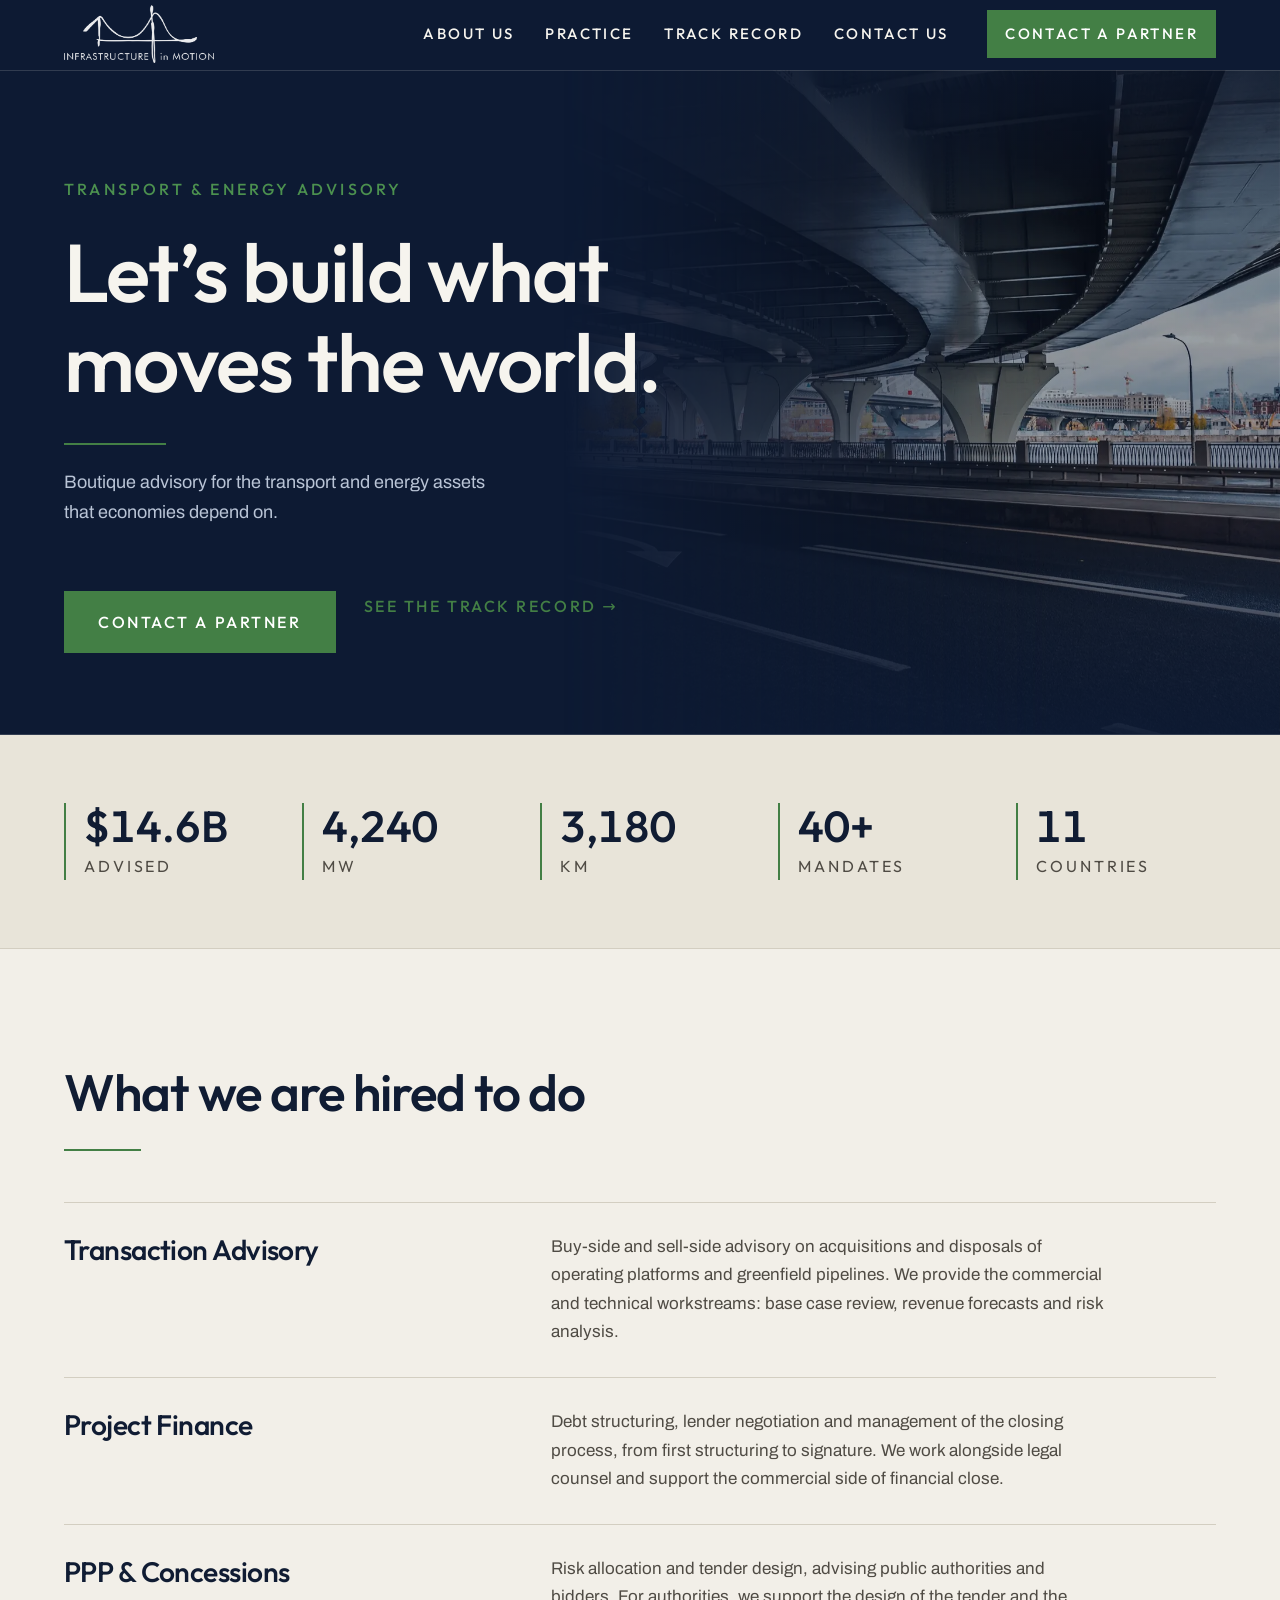
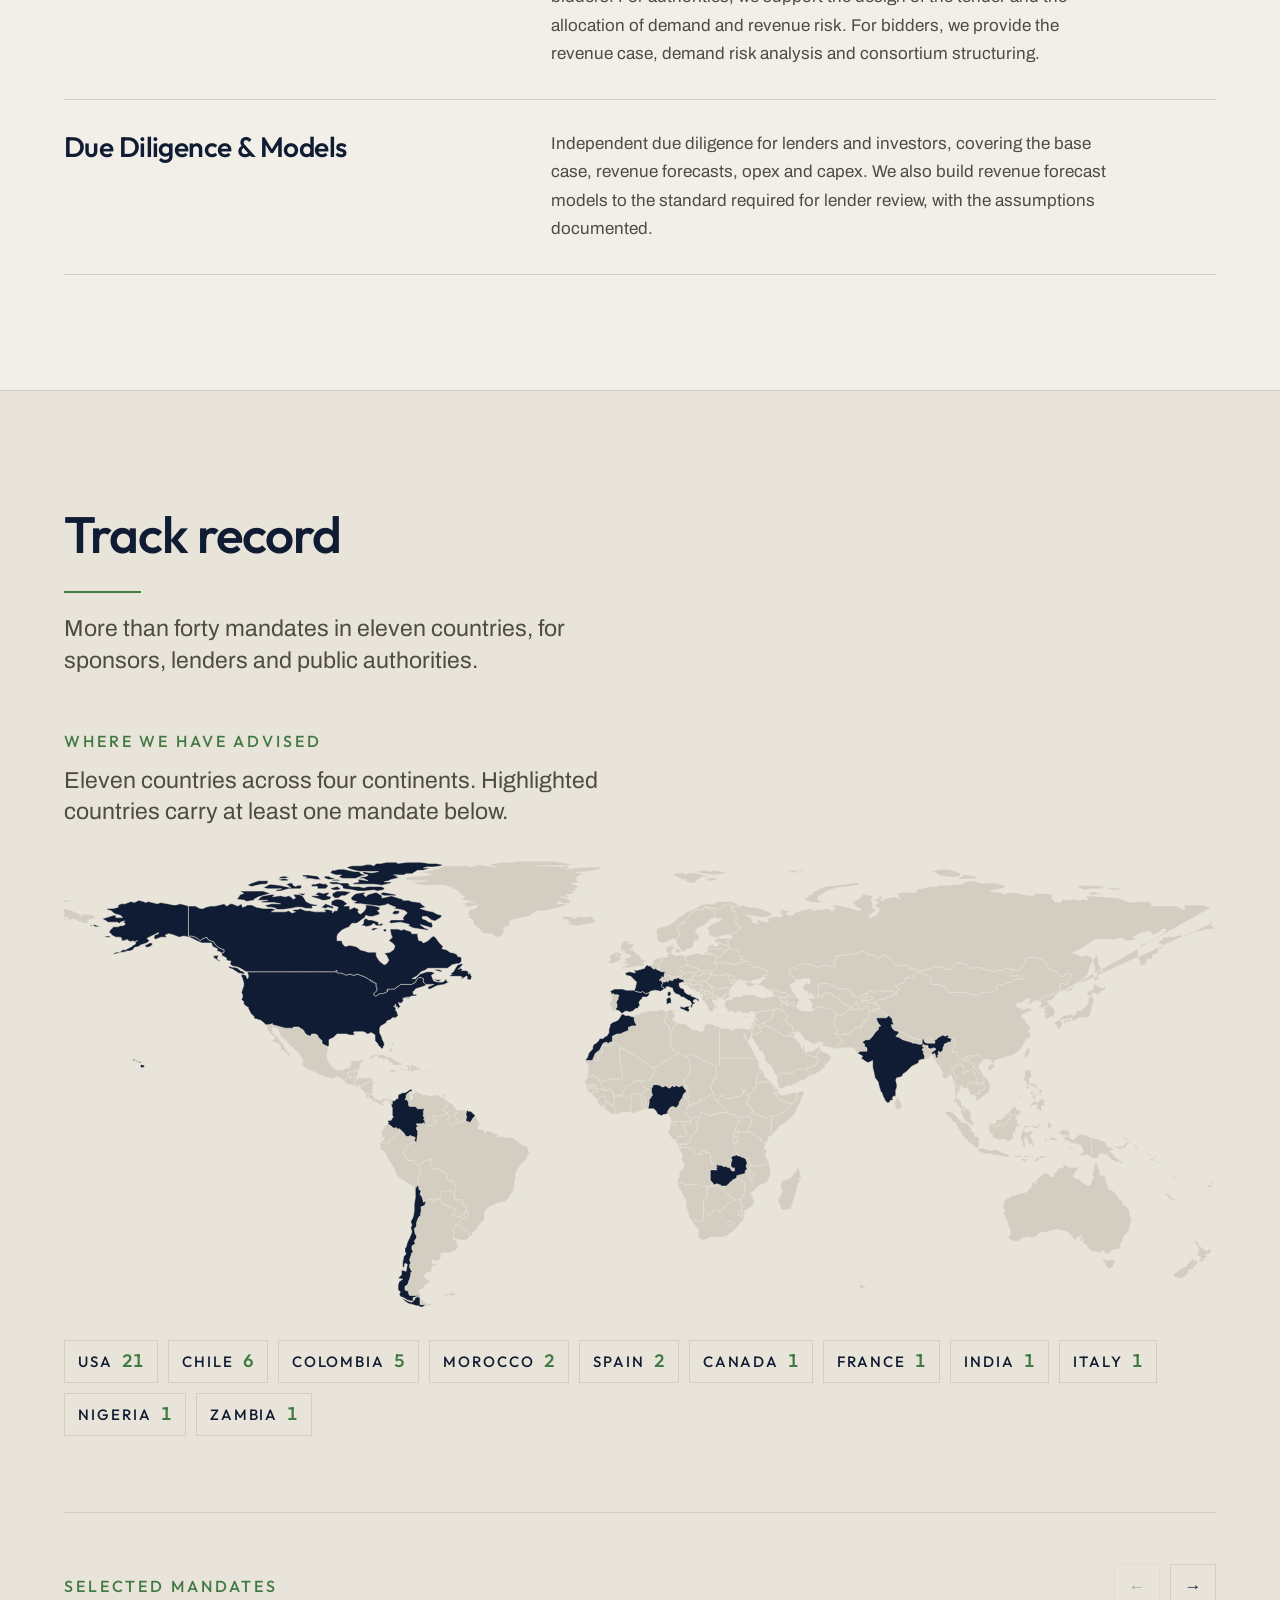
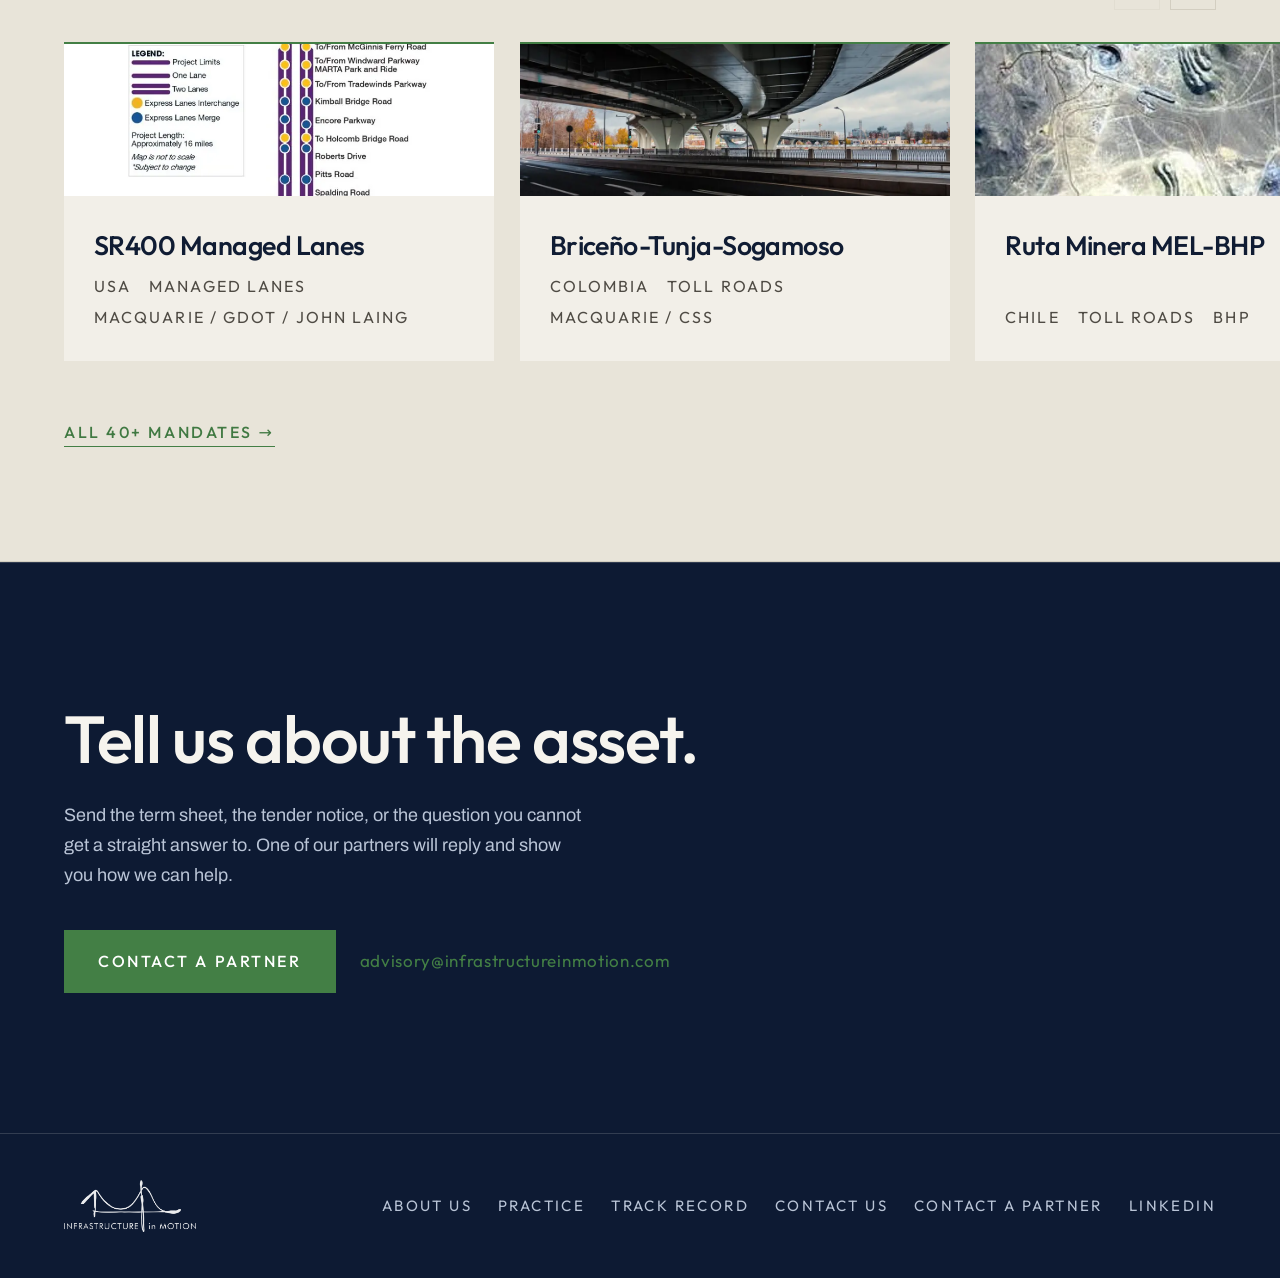
<file: index.html>
<!DOCTYPE html>
<html lang="en">
<head>
<meta charset="utf-8">
<meta name="viewport" content="width=device-width, initial-scale=1">
<title>Infrastructure in Motion | Transport &amp; Energy Advisory</title>
<meta name="description" content="Boutique advisory for transport and energy assets that economies depend on. Transaction advisory, project finance, PPP and concessions across Europe, US and Latin America.">
<link rel="canonical" href="https://infrastructureinmotion.com/">
<meta name="theme-color" content="#0d1a33">

<meta property="og:type" content="website">
<meta property="og:site_name" content="Infrastructure in Motion">
<meta property="og:title" content="Infrastructure in Motion | Transport &amp; Energy Advisory">
<meta property="og:description" content="Boutique advisory for transport and energy assets that economies depend on.">
<meta property="og:url" content="https://infrastructureinmotion.com/">
<meta property="og:image" content="https://infrastructureinmotion.com/assets/iim-logo.png">
<meta name="twitter:card" content="summary_large_image">
<meta name="twitter:title" content="Infrastructure in Motion | Transport &amp; Energy Advisory">
<meta name="twitter:description" content="Boutique advisory for transport and energy assets that economies depend on.">
<meta name="twitter:image" content="https://infrastructureinmotion.com/assets/iim-logo.png">

<link rel="icon" href="assets/iim-logo.png">
<link rel="preload" href="assets/fonts/outfit-latin.woff2" as="font" type="font/woff2" crossorigin>
<link rel="stylesheet" href="styles.css">
</head>
<!-- Photography is off until the five files exist in assets/. Add
     class="with-photos" to this tag to switch it on; see the README. -->
<body class="with-photos">

<a class="skip-link" href="#practice">Skip to content</a>

<!-- ===== Sticky navy top bar. Solidifies once the hero scrolls past.
     The sage hairline at its base tracks scroll progress. ===== -->
<header class="nav" id="nav">
  <div class="nav__inner">
    <a class="nav__brand" href="#top" aria-label="Infrastructure in Motion, back to top">
      <img src="assets/iim-logo.png" alt="Infrastructure in Motion" width="957" height="375">
    </a>

    <nav class="nav__links" id="nav-links" aria-label="Sections">
      <a href="about.html">About us</a>
      <a href="#practice">Practice</a>
      <a href="mandates.html">Track Record</a>
      <a href="contact.html">Contact us</a>
    </nav>

    <a class="btn btn--sm nav__cta" href="mailto:advisory@infrastructureinmotion.com">Contact a partner</a>

    <button class="nav__toggle" id="nav-toggle" type="button"
            aria-expanded="false" aria-controls="nav-links" aria-label="Open menu">
      <span></span><span></span><span></span>
    </button>
  </div>
  <div class="nav__progress" aria-hidden="true"></div>
</header>

<main id="top">

  <!-- ===== Hero. Typographic by choice: the site ships before photography
       exists. To reintroduce a photograph later, restore a .hero__media
       block as the first child and the scrim rules in styles.css. ===== -->
  <section class="hero hero--type">
    <div class="hero__body">
      <p class="eyebrow">Transport &amp; Energy Advisory</p>
      <h1 class="hero__headline">
        <span class="line"><span>Let&rsquo;s build what</span></span>
        <span class="line"><span>moves the world.</span></span>
      </h1>
      <p class="hero__sub">Boutique advisory for the transport and energy assets that
        economies depend on.</p>
      <div class="hero__actions">
        <a class="btn btn--lg" href="mailto:advisory@infrastructureinmotion.com">Contact a partner</a>
        <a class="more" href="mandates.html">See the track record
          <span aria-hidden="true">&#8594;</span></a>
      </div>
    </div>
  </section>

  <!-- ===== Scale of the practice. Figures count up once in view. ===== -->
  <section class="stats" aria-label="Scale of the practice">
    <ul class="stats__grid">
      <li class="stat reveal" style="--i:0">
        <span class="stat__figure" data-count="14.6" data-decimals="1" data-prefix="$" data-suffix="B">$14.6B</span>
        <span class="stat__label">advised</span>
      </li>
      <li class="stat reveal" style="--i:1">
        <span class="stat__figure" data-count="4240">4,240</span>
        <span class="stat__label">MW</span>
      </li>
      <li class="stat reveal" style="--i:2">
        <span class="stat__figure" data-count="3180">3,180</span>
        <span class="stat__label">km</span>
      </li>
      <!-- Derived from the credentials rather than the older brand deck, which
           claimed 42 closes and 9 countries against 40 mandates in 11 countries. -->
      <li class="stat reveal" style="--i:3">
        <span class="stat__figure" data-count="40" data-suffix="+">40+</span>
        <span class="stat__label">mandates</span>
      </li>
      <li class="stat reveal" style="--i:4">
        <span class="stat__figure" data-count="11">11</span>
        <span class="stat__label">countries</span>
      </li>
    </ul>
  </section>

  <!-- ===== Practice. Four rows rather than an accordion: with no images to
       reveal, hiding one sentence behind a click bought nothing, and the
       service names now sit in the heading outline. ===== -->
  <section class="section" id="practice">
    <div class="section__head reveal">
      <h2 class="section__title">What we are hired to do</h2>
    </div>

    <div class="prows">
        <div class="prow reveal" style="--i:1">
          <h3 class="prow__title">Transaction Advisory</h3>
          <p class="prow__body">Buy-side and sell-side advisory on acquisitions and disposals of
            operating platforms and greenfield pipelines. We provide the commercial and
            technical workstreams: base case review, revenue forecasts and risk analysis.</p>
        </div>
        <div class="prow reveal" style="--i:2">
          <h3 class="prow__title">Project Finance</h3>
          <p class="prow__body">Debt structuring, lender negotiation and management of the
            closing process, from first structuring to signature. We work alongside legal
            counsel and support the commercial side of financial close.</p>
        </div>
        <div class="prow reveal" style="--i:3">
          <h3 class="prow__title">PPP &amp; Concessions</h3>
          <p class="prow__body">Risk allocation and tender design, advising public authorities
            and bidders. For authorities, we support the design of the tender and the
            allocation of demand and revenue risk. For bidders, we provide the revenue case,
            demand risk analysis and consortium structuring.</p>
        </div>
        <div class="prow reveal" style="--i:4">
          <h3 class="prow__title">Due Diligence &amp; Models</h3>
          <p class="prow__body">Independent due diligence for lenders and investors, covering the
            base case, revenue forecasts, opex and capex. We also build revenue forecast models
            to the standard required for lender review, with the assumptions documented.</p>
        </div>
    </div>
  </section>

  <!-- ===== Track record: horizontal scroll-snap carousel. =====
       TODO: replace the four project images with real photography, 4:3, min 1200x900. -->
    <!-- ===== Track record. One heading over two parts: the footprint map, then
       the selected mandates rail. The map and its key are generated by
       build-map.py from mandates-data.js between the markers below, so the
       highlighted countries can never drift from the mandate list. Re-run that
       script rather than editing anything between the markers.

       .work carries no horizontal padding of its own: the rail bleeds to the
       edge and every other child brings its own gutter, which is what
       .work__inner supplies. ===== -->
  <section class="work" id="work">
    <div class="work__inner">
      <div class="section__head reveal">
        <h2 class="section__title">Track record</h2>
        <p class="lede">More than forty mandates in eleven countries, for sponsors,
          lenders and public authorities.</p>
      </div>
    </div>

    <div class="work__part">
      <div class="work__inner">
        <h3 class="work__subtitle reveal">Where we have advised</h3>
        <p class="lede reveal">Eleven countries across four continents.
          Highlighted countries carry at least one mandate below.</p>

        <div class="map reveal">
          <!-- MAP:START -->
          <div class="map__plate">
            <svg class="map__svg" viewBox="0 0 1000 388.9" role="img" aria-labelledby="map-title" xmlns="http://www.w3.org/2000/svg">
            <title id="map-title">World map. 11 countries carrying mandates are highlighted: USA, Chile, Colombia, Morocco, Spain, Canada, France, India, Italy, Nigeria, Zambia.</title>
            <g class="map__base" aria-hidden="true">
            <path d="M995 282L995 281L996 282L996 284L994 284L993 284L992 283L994 282L995 282ZM998 280L996 281L996 280L997 279L998 279L1000 278Z"/>
            <path d="M594 236L595 236L605 242L605 244L609 246L608 250L608 251L610 252L610 253L609 255L609 256L609 257L610 259L611 261L612 262L610 264L607 265L605 265L604 265L602 266L601 266L598 265L596 265L595 262L594 260L594 259L591 259L589 258L588 258L587 257L585 257L584 253L582 251L582 250L582 248L581 246L583 246L584 245L585 243L585 242L585 241L585 240L586 238L584 236L585 236L589 236L594 236Z"/>
            <path d="M476 157L476 161L467 161L467 168L464 169L464 170L464 174L453 174L453 175L453 174L459 174L459 173L460 171L461 168L465 165L467 161L468 159L471 158L472 159L473 159L474 158L476 158L476 157Z"/>
            <path d="M743 97L741 98L738 99L738 102L737 103L731 102L729 107L728 107L722 109L725 113L723 114L723 116L721 115L720 114L716 114L711 114L710 114L706 113L705 114L704 115L700 114L698 115L697 116L696 116L692 118L691 120L690 120L689 119L685 119L685 117L683 117L684 114L680 112L676 112L672 112L670 110L667 109L663 107L655 108L655 119L654 119L652 117L650 116L647 116L646 117L646 115L646 114L643 114L641 111L640 110L640 109L642 110L643 108L645 107L647 108L648 105L647 103L645 103L642 103L639 104L636 104L635 104L635 103L633 101L631 101L629 99L631 97L630 96L632 93L635 95L635 93L641 90L645 90L651 92L655 93L658 92L662 91L666 93L666 92L670 92L671 91L667 89L669 88L669 87L671 86L669 84L671 83L681 82L682 82L689 81L692 79L697 80L698 83L701 82L704 83L704 85L707 85L714 82L713 83L716 85L722 92L724 91L728 92L732 91L733 92L734 94L736 94L738 95L741 95L743 97Z"/>
            <path d="M655 119L655 108L663 107L667 109L670 110L672 112L676 112L680 112L684 114L683 117L685 117L685 119L689 119L690 120L691 120L692 118L696 116L697 116L698 116L696 118L698 119L700 118L703 120L699 122L697 122L696 122L696 121L696 120L693 120L692 122L690 124L688 123L687 125L689 125L690 127L688 130L686 130L685 130L685 128L681 127L678 125L676 124L673 122L672 119L671 119L668 119L667 118L667 116L663 115L661 116L658 117L659 119L655 119Z"/>
            <path d="M892 241L896 242L902 244L904 245L905 247L906 249L910 250L911 252L908 252L909 254L911 256L913 259L915 259L915 260L917 260L916 261L919 262L919 263L917 263L916 262L914 262L911 261L909 260L907 258L906 256L902 255L900 255L898 256L898 258L896 259L895 259L892 259L892 250L892 241ZM924 244L925 244L925 246L925 247L924 245L923 244L922 243L921 242L919 241L919 240L921 241L922 242L923 242L924 244ZM920 250L919 250L917 251L916 251L914 250L912 249L912 248L915 249L916 249L917 247L917 249L919 248L920 248L921 247L921 245L923 245L923 247L922 249L921 249L920 250ZM930 248L931 249L932 251L933 251L933 252L932 253L931 251L930 250L929 248L930 247L930 248Z"/>
            <path d="M892 241L892 250L892 259L889 256L886 256L886 257L882 257L883 254L885 254L884 251L883 248L878 246L875 246L871 243L870 245L869 245L869 244L869 243L867 241L870 240L872 240L871 239L867 239L866 238L864 237L863 236L866 235L868 234L872 235L873 237L873 241L876 243L879 240L882 238L884 238L887 239L889 240L892 241ZM847 258L847 259L846 261L843 262L843 261L844 259L847 258ZM873 252L873 250L873 249L874 248L874 249L874 251L873 252ZM827 222L826 224L828 227L827 228L831 231L827 231L826 233L826 236L824 237L824 240L823 244L822 243L819 245L818 243L816 243L815 242L811 243L810 242L808 242L806 241L806 238L804 237L803 235L803 232L803 230L805 228L805 230L807 231L809 231L811 231L812 229L813 229L816 230L818 229L820 225L821 225L822 221L825 221L827 222ZM859 241L862 242L863 244L861 243L859 243L857 243L855 243L856 241L859 241ZM852 244L851 243L850 242L853 242L853 243L852 244ZM855 227L856 229L857 229L857 230L857 233L856 232L855 234L857 235L856 236L855 234L854 231L854 228L855 227ZM841 231L845 231L847 229L848 229L846 232L844 233L841 232L836 232L834 233L833 235L836 237L837 236L843 235L842 236L841 236L840 238L838 239L840 242L840 243L842 246L842 248L841 249L840 248L841 246L838 247L837 246L838 245L836 243L836 241L834 241L834 245L835 249L833 249L832 248L832 246L832 243L831 243L830 241L831 239L831 237L833 233L833 232L836 230L838 231L841 231ZM834 262L830 260L833 259L835 260L835 261L835 262L834 262ZM837 257L839 257L841 256L841 257L837 258L833 258L833 257L835 256L837 257ZM828 257L830 256L831 258L828 258L826 258L824 258L825 257L827 257L827 256L828 257ZM801 251L802 252L807 252L808 251L813 253L814 254L818 255L821 257L818 258L815 257L813 257L810 256L807 256L804 255L802 255L801 255L796 254L795 253L793 252L795 250L798 250L800 251L801 251ZM790 236L790 238L791 240L793 240L795 242L794 245L794 250L791 250L789 247L785 245L784 243L782 241L780 239L778 235L776 233L775 230L774 228L771 227L770 224L768 223L765 220L765 218L766 218L771 219L773 221L775 223L777 225L780 228L782 228L785 229L786 232L788 233L787 235L789 236L790 236Z"/>
            <path d="M309 380L310 381L312 383L315 385L319 385L318 387L315 387L314 386L312 386L309 386L309 380ZM340 317L339 319L338 322L339 325L338 326L338 328L338 329L341 331L341 333L342 334L342 336L340 339L335 341L330 341L327 341L327 343L327 345L327 346L326 347L323 348L320 347L319 347L320 350L321 351L323 350L324 352L321 352L319 354L319 357L318 358L315 358L313 360L312 362L315 364L318 365L317 367L313 369L312 372L309 373L308 374L309 377L311 379L310 379L307 378L300 378L299 376L299 374L297 374L296 373L296 370L298 369L299 367L299 366L300 364L301 360L301 358L302 358L302 357L301 356L301 355L300 354L300 351L301 350L300 347L301 344L302 341L303 340L302 338L302 335L305 333L304 331L306 328L306 326L305 325L304 320L306 318L306 315L307 312L308 310L310 308L309 307L310 306L310 301L313 300L314 297L314 296L316 294L320 295L321 297L322 294L325 295L326 295L331 300L333 300L337 302L340 303L340 304L337 309L340 309L343 310L345 309L348 307L348 305L350 304L351 306L351 308L349 310L347 311L344 313L340 317Z"/>
            <path d="M581 246L582 248L582 250L582 251L584 253L585 257L584 256L581 257L580 257L579 259L580 260L579 263L579 266L580 267L582 268L582 267L582 270L580 270L579 269L578 267L576 267L575 266L574 266L572 266L571 265L569 265L568 265L567 264L566 264L565 264L563 264L562 264L562 261L561 260L561 258L561 256L560 255L560 254L557 254L557 253L556 253L554 253L553 255L553 256L551 255L550 256L549 256L547 254L547 253L546 252L545 250L537 250L536 250L535 250L534 250L534 249L535 249L535 248L535 247L536 247L537 247L538 246L539 246L539 247L541 247L542 245L544 244L544 243L544 241L546 238L547 237L549 235L549 233L550 233L549 231L550 228L550 227L551 225L551 224L552 222L553 220L554 219L556 220L558 221L560 222L562 222L563 220L565 221L568 219L569 220L570 220L570 219L571 219L573 219L575 219L576 219L578 221L579 221L580 221L581 221L583 221L583 222L586 224L585 227L587 227L586 228L585 229L584 230L583 232L583 234L582 235L582 237L581 238L581 239L581 240L581 241L581 242L581 246Z"/>
            <path d="M616 238L614 236L614 226L616 222L617 222L619 222L621 220L625 219L633 211L635 209L636 207L636 206L636 203L636 202L637 202L638 201L640 201L641 200L642 200L642 201L642 202L642 204L641 205L640 208L639 211L637 214L635 219L633 222L629 225L627 228L622 230L620 233L617 236L616 237L616 238Z"/>
            <path d="M609 246L605 244L605 242L595 236L594 236L594 233L595 232L596 230L597 228L596 225L596 223L594 222L596 220L598 218L599 219L599 220L600 221L602 221L606 223L607 223L608 224L610 224L611 223L613 222L614 222L616 222L614 226L614 236L616 238L614 239L613 240L612 240L611 242L611 244L610 245L609 246Z"/>
            <path d="M568 210L566 209L565 208L565 206L565 205L564 204L564 202L563 201L562 199L562 198L561 198L561 197L562 196L562 195L563 194L562 194L563 192L564 190L566 190L566 179L566 178L569 178L569 172L581 172L591 172L602 172L603 175L603 178L604 182L605 182L607 183L605 185L603 185L602 186L602 188L601 192L601 193L601 196L600 198L598 200L597 202L596 203L595 204L594 207L594 209L594 207L594 206L594 205L592 204L592 202L592 200L591 199L591 200L589 200L590 201L590 203L588 204L587 206L586 206L583 205L582 205L582 206L581 207L580 207L578 207L577 207L575 207L574 207L572 205L572 204L570 205L569 206L568 209L567 209L566 209L568 210Z"/>
            <path d="M566 179L566 190L564 190L563 192L562 194L563 194L562 195L562 196L561 197L561 198L562 198L562 199L563 201L564 202L562 203L560 204L558 207L556 208L553 208L552 208L553 209L551 210L550 211L546 212L545 212L545 213L542 213L543 212L542 210L542 209L540 208L539 207L539 205L541 206L543 206L541 203L542 201L541 199L540 198L541 196L539 196L539 194L538 193L539 190L542 187L543 184L544 178L544 177L543 176L543 175L542 174L541 170L544 168L555 174L566 179Z"/>
            <path d="M301 179L301 180L301 181L300 182L301 182L301 183L299 183L298 183L296 183L295 183L293 182L293 181L296 182L298 182L299 181L298 180L298 179L296 179L297 178L298 178L301 179Z"/>
            <path d="M301 183L301 182L300 182L301 181L301 180L301 179L301 178L303 178L305 179L306 179L306 180L308 180L308 181L309 181L310 182L309 183L308 182L307 182L306 182L305 183L304 183L304 182L303 183L302 184L301 184L301 183Z"/>
            <path d="M760 8L766 8L772 9L778 12L778 14L772 15L764 14L759 13L757 11L753 10L760 8ZM786 13L793 15L792 16L776 17L781 13L784 13L786 13ZM886 22L893 22L903 23L901 25L891 25L886 26L880 24L882 22L886 22ZM912 24L919 25L915 26L911 26L906 25L907 24L912 24ZM889 30L891 28L895 28L899 29L899 30L895 30L889 30ZM625 9L630 9L634 9L635 10L636 9L639 9L643 9L642 10L638 10L636 10L635 11L632 11L629 10L631 10L625 9ZM563 82L558 82L555 82L555 81L559 80L562 81L563 81L563 82ZM649 28L655 26L655 25L661 23L670 22L679 21L684 20L689 20L691 21L689 22L680 23L671 24L662 27L658 30L654 32L655 35L660 37L658 37L649 37L648 36L643 35L643 33L646 33L646 31L651 29L649 28ZM897 84L898 87L898 90L899 92L902 97L898 96L896 100L899 103L899 105L897 103L895 106L894 103L894 101L894 98L895 96L895 92L893 89L894 85L896 84L895 83L896 82L897 84ZM863 116L863 114L864 114L865 111L864 108L866 107L870 108L872 105L873 102L874 101L875 99L870 99L868 101L864 101L863 98L859 96L855 95L854 92L853 91L852 89L850 87L847 86L843 85L840 85L836 85L834 87L835 87L835 89L834 90L831 93L831 94L827 96L824 95L821 95L819 94L818 94L814 96L810 96L807 97L804 96L801 96L800 95L797 94L794 93L791 94L788 94L784 93L784 91L780 90L778 90L775 89L772 92L773 93L770 95L766 95L763 94L762 93L759 93L756 92L752 94L747 96L744 96L743 97L741 95L738 95L736 94L734 94L733 92L732 91L728 92L724 91L722 92L716 85L713 83L714 82L707 85L704 85L704 83L701 82L698 83L697 80L692 79L689 81L682 82L681 82L671 83L669 84L671 86L669 87L669 88L667 89L671 91L670 92L666 92L666 93L662 91L658 92L655 93L651 92L645 90L641 90L635 93L635 95L632 93L630 96L631 97L629 99L631 101L633 101L635 103L635 104L636 104L635 106L632 107L630 109L632 112L632 114L635 117L633 118L633 119L632 119L630 117L629 117L627 116L626 115L624 115L622 115L618 113L614 113L611 112L611 113L607 110L604 109L602 108L604 107L606 105L605 104L609 103L609 102L606 102L606 101L608 100L610 100L611 99L610 98L611 96L607 95L606 95L604 93L602 94L598 93L598 92L597 91L595 91L595 90L596 90L594 88L591 88L590 88L589 89L588 89L588 87L587 86L590 86L591 85L590 84L588 84L588 83L587 83L585 81L586 80L586 79L583 78L582 79L581 78L578 77L577 76L577 74L576 74L577 73L576 70L578 69L578 68L581 67L578 65L584 62L586 60L588 59L583 57L585 55L582 53L584 51L581 47L583 45L579 43L579 41L582 41L586 40L589 39L594 41L601 41L612 45L614 46L614 48L611 49L607 50L594 48L592 48L597 50L597 52L597 54L601 55L603 56L603 55L601 53L603 52L610 54L612 53L610 51L617 49L619 49L622 50L624 48L621 46L623 45L621 43L628 44L630 45L627 46L627 47L629 48L633 48L634 46L640 44L649 42L651 42L649 44L652 44L654 43L659 43L663 42L667 44L670 42L667 40L668 39L676 40L680 41L690 44L692 43L689 41L686 40L687 39L685 37L685 36L690 34L692 31L694 30L702 31L702 33L700 35L701 36L702 38L702 42L705 43L703 45L698 49L701 50L702 49L705 48L706 46L708 45L707 44L708 42L705 41L704 40L707 37L703 35L708 33L707 31L709 31L710 33L709 35L712 36L711 34L715 33L721 32L726 34L724 32L724 29L728 28L735 28L741 28L739 27L742 25L745 25L751 23L758 23L759 22L766 22L769 22L775 21L780 21L781 20L783 19L790 18L795 18L791 19L797 20L798 21L800 20L809 20L815 22L817 23L816 24L813 25L806 26L804 27L807 28L811 28L814 28L815 30L817 29L821 28L830 29L831 30L842 31L842 29L848 29L853 29L857 30L858 32L857 33L860 36L865 37L867 34L872 35L877 34L882 35L884 34L889 35L887 32L890 31L915 33L918 34L925 37L936 36L942 36L944 38L944 40L947 40L951 40L956 40L961 40L966 40L971 43L974 42L972 40L973 39L982 39L988 39L996 41ZM0 42L7 44L14 47L14 48L16 49L15 47L23 47L28 50L25 51L21 52L21 54L20 55L17 55L15 54L11 53L11 52L8 51L5 52L3 51L4 50L0 50L2 52L0 53ZM1000 53L996 54L993 54L995 55L997 58L998 58L999 60L998 60L993 60L985 62L982 62L978 64L974 66L973 67L969 65L962 67L961 66L958 67L954 67L953 69L950 72L950 73L953 73L953 77L950 77L949 80L950 81L945 82L945 86L940 86L940 89L936 92L934 90L933 86L932 79L933 76L935 74L936 73L940 72L945 69L950 66L955 63L957 60L953 60L952 62L945 65L943 62L935 63L928 67L931 69L924 70L920 70L920 68L916 68L913 69L904 69L895 69L886 75L875 81L880 82L881 83L884 84L886 83L889 83L893 86L893 88L891 91L890 94L889 99L885 103L884 105L880 108L876 111L875 113L871 114L869 114L867 113L864 115L863 116ZM0 35L3 35L7 35L6 36L4 36L0 37ZM593 106L594 105L596 106L597 106L597 107L599 107L601 107L601 108L598 109L594 110L593 110L593 108L590 107L591 107L593 106Z"/>
            <path d="M281 159L282 159L284 159L281 160L281 159ZM284 158L286 159L286 161L285 161L285 160L284 159L284 158ZM283 163L284 163L285 166L285 167L284 167L283 166L282 165L283 163Z"/>
            <path d="M330 377L333 376L336 376L337 375L340 377L339 378L335 378L334 377L331 379L330 377Z"/>
            <path d="M542 12L543 11L547 11L551 12L560 14L553 15L551 17L549 18L548 20L544 20L538 18L541 17L537 17L531 14L529 12L537 11L538 12L542 12ZM586 40L582 41L579 41L581 40L577 38L573 39L571 41L569 43L566 42L562 42L559 41L557 41L556 41L555 43L550 43L549 44L547 44L545 46L542 49L538 53L539 54L538 55L535 55L533 58L533 62L535 63L534 66L532 68L531 70L529 68L523 71L520 72L516 71L515 68L514 61L516 59L524 57L529 54L534 50L541 45L546 43L553 39L559 38L564 38L568 36L573 36L578 36L587 38L583 38L586 40ZM576 11L572 12L564 13L556 12L555 12L551 11L548 10L557 9L561 10L564 9L571 10L576 11ZM569 17L562 18L558 18L559 17L558 16L564 15L565 16L569 17Z"/>
            <path d="M370 4L379 2L389 2L393 1L403 1L425 1L442 4L437 5L426 5L411 5L413 5L423 5L431 6L436 5L439 6L436 8L443 7L456 6L465 6L466 8L455 10L453 10L444 11L451 11L448 13L445 15L445 18L449 19L444 20L440 20L445 22L446 24L443 25L446 27L440 27L443 28L442 29L438 30L435 30L438 32L438 33L433 32L431 32L435 33L439 35L440 37L435 38L432 37L429 35L430 37L427 38L434 38L438 39L430 41L423 43L415 44L412 44L409 45L405 48L399 50L397 50L393 51L389 52L387 53L387 55L386 57L381 59L382 61L381 64L380 66L376 67L371 64L366 64L363 63L361 60L357 57L355 55L355 52L351 50L352 48L350 47L353 43L357 42L358 41L359 39L356 40L354 40L352 41L348 40L348 38L349 37L352 37L357 37L352 36L350 35L347 35L345 34L348 32L346 31L344 29L341 26L337 25L337 24L330 22L324 22L316 22L310 22L306 21L302 19L309 19L315 18L303 18L296 17L297 15L307 14L317 13L319 12L311 11L313 10L323 8L327 7L326 6L333 5L341 5L350 5L353 6L360 4L367 5L371 6L376 6L370 5L370 4Z"/>
            <path d="M691 368L693 369L696 370L695 371L691 372L691 370L691 369L691 368Z"/>
            <path d="M847 258L847 257L850 257L852 257L853 256L854 257L853 257L850 259L847 259L847 258Z"/>
            <path d="M545 313L547 311L548 312L548 313L550 313L551 314L553 314L555 312L555 302L556 303L558 305L557 307L558 308L560 308L561 306L563 306L563 304L565 304L566 304L567 305L570 305L571 304L572 303L572 302L574 302L574 301L575 299L578 297L582 295L583 295L584 295L585 295L587 295L588 299L589 301L588 304L588 305L587 305L586 305L586 306L585 307L585 308L587 309L589 309L589 308L591 308L590 310L590 312L589 313L588 315L587 315L586 316L585 318L583 320L580 323L578 324L576 326L573 327L572 327L572 328L570 327L569 328L566 327L564 328L563 327L560 328L557 329L556 330L554 330L553 329L552 329L551 328L551 327L551 326L550 324L551 323L551 321L549 319L547 316L545 313ZM580 314L579 313L578 313L576 315L575 316L577 318L578 318L579 317L580 317L581 316L581 315L580 314Z"/>
            <path d="M580 314L581 315L581 316L580 317L579 317L578 318L577 318L575 316L576 315L578 313L579 313L580 314Z"/>
            <path d="M175 143L178 143L181 142L181 143L185 144L192 146L197 146L199 146L199 145L204 145L205 146L207 147L208 148L209 150L210 151L211 152L214 153L215 151L218 151L220 152L221 154L222 155L224 157L224 159L225 160L227 161L229 162L230 161L229 164L229 166L228 170L228 171L229 173L229 174L230 176L232 178L233 180L234 181L237 182L238 183L240 182L242 182L244 181L246 181L248 180L249 178L249 176L249 175L251 174L254 174L257 174L258 173L259 174L259 175L257 177L257 179L257 180L256 183L255 182L254 182L253 184L253 183L252 183L252 184L250 184L247 184L247 185L246 185L247 186L248 187L248 188L249 188L249 189L245 189L244 191L244 192L244 193L241 190L239 189L237 188L235 189L233 190L232 190L230 189L228 189L225 187L223 187L220 186L218 184L217 184L215 183L213 183L211 181L208 180L207 178L206 177L207 176L208 175L208 174L207 173L206 171L205 170L203 167L200 165L199 163L197 162L196 162L196 160L195 159L193 158L193 156L191 156L190 154L188 153L188 152L187 150L186 148L186 147L184 146L183 146L181 145L181 146L181 147L181 150L182 151L184 153L185 153L186 154L187 156L188 157L188 158L190 159L191 162L192 163L192 164L193 166L194 166L195 167L196 168L196 169L195 170L194 170L194 168L192 167L190 165L188 165L188 163L188 161L187 160L185 159L184 159L182 158L180 156L181 156L182 156L183 155L183 154L181 152L179 151L178 149L177 148L176 145L175 143Z"/>
            <path d="M340 317L342 317L345 319L346 319L348 321L351 322L352 324L351 326L352 327L351 329L347 330L345 330L344 330L341 329L339 329L338 328L338 326L339 325L338 322L339 319L340 317Z"/>
            <path d="M352 327L351 326L352 324L351 322L348 321L346 319L345 319L342 317L340 317L344 313L347 311L349 310L351 308L351 306L350 304L348 305L349 303L349 302L349 300L348 300L347 300L346 300L346 299L346 296L345 295L343 295L342 295L339 295L339 291L338 289L339 289L339 287L340 286L340 284L340 282L338 281L338 280L338 279L333 278L332 275L333 275L333 274L332 273L332 272L330 271L329 271L327 270L326 269L324 268L321 268L318 265L319 264L318 263L319 260L315 261L313 262L311 263L310 264L309 264L307 264L305 264L304 264L304 260L302 261L299 261L298 260L297 260L297 258L296 257L294 254L295 254L295 253L297 252L297 250L297 249L298 248L301 246L303 246L303 245L306 245L307 238L307 236L307 235L306 234L306 232L307 231L308 232L308 231L306 230L306 229L311 229L312 228L313 229L314 230L316 231L318 231L318 230L321 230L322 229L322 228L324 227L321 226L321 225L321 223L320 222L323 222L325 223L326 222L328 222L331 221L332 220L331 219L333 219L333 221L334 221L335 222L334 223L333 226L334 227L334 228L336 230L337 230L338 229L339 229L340 229L341 228L342 228L343 228L344 228L345 228L344 227L345 226L346 227L347 226L349 227L350 227L351 227L352 228L353 227L354 226L355 224L357 222L358 223L360 228L361 229L361 230L359 233L360 234L365 234L365 237L367 235L371 236L375 238L377 239L376 241L379 240L385 241L389 241L393 244L397 247L399 248L401 248L402 249L403 252L404 254L402 258L401 260L397 264L395 267L393 270L392 272L392 277L391 281L391 283L390 284L390 288L387 291L386 294L384 295L383 297L380 297L376 298L374 299L371 300L368 302L365 305L365 307L365 309L365 312L364 313L362 315L359 319L357 322L355 323L354 326L352 327Z"/>
            <path d="M307 264L309 264L310 264L311 263L313 262L315 261L319 260L318 263L319 264L318 265L321 268L324 268L326 269L327 270L329 271L330 271L332 272L332 273L333 274L333 275L332 275L333 278L338 279L338 280L338 281L340 282L340 284L340 286L339 287L339 289L338 289L336 287L333 287L328 288L327 290L327 292L326 295L325 295L322 294L321 297L320 295L316 294L314 296L312 297L311 293L309 290L310 287L308 286L308 284L307 282L308 279L307 277L308 276L307 275L308 273L309 271L309 269L309 268L307 264Z"/>
            <path d="M306 245L303 245L303 246L301 246L298 248L297 249L297 250L297 252L295 253L295 254L294 254L296 257L297 258L297 260L298 260L299 261L302 261L304 260L304 264L305 264L307 264L309 268L309 269L309 271L308 273L307 275L308 276L307 277L308 279L307 282L306 284L305 284L302 283L301 282L296 279L291 276L289 274L288 272L288 271L286 267L283 262L280 257L279 255L278 253L276 252L274 250L275 249L274 246L275 245L277 243L277 244L276 245L277 246L278 245L279 246L280 247L282 246L282 244L284 242L287 241L290 238L291 236L291 234L291 233L293 235L294 236L295 237L297 240L299 240L301 239L302 240L303 240L305 241L304 244L306 245Z"/>
            <path d="M285 209L285 210L285 211L285 212L284 212L284 213L283 212L282 211L283 210L282 210L282 209L280 208L279 209L278 209L277 210L276 211L278 212L277 213L275 213L275 212L274 212L273 211L272 211L271 210L270 210L270 211L270 210L270 209L270 208L270 207L271 207L272 208L273 208L274 209L275 209L276 208L278 207L279 207L280 207L282 207L283 208L284 208L285 209Z"/>
            <path d="M271 207L270 207L270 208L270 209L270 210L268 210L267 209L268 209L268 208L267 208L266 207L265 207L265 206L264 205L264 206L264 207L263 206L262 206L262 205L262 204L262 203L261 203L262 203L262 202L264 203L265 203L266 203L267 204L268 203L268 204L269 206L271 207Z"/>
            <path d="M268 203L267 204L266 203L265 203L264 203L262 202L262 203L261 202L260 201L259 200L258 199L256 197L257 197L258 197L259 197L259 196L259 195L260 195L261 194L262 195L262 194L263 193L264 193L264 192L265 193L266 192L267 192L268 192L269 192L269 193L269 194L268 195L268 196L268 197L268 198L268 199L267 200L268 201L267 202L268 203Z"/>
            <path d="M269 192L268 192L267 192L266 192L265 193L264 192L264 193L263 193L262 194L262 195L261 194L260 195L259 195L259 196L259 197L258 197L257 197L257 196L256 196L256 195L255 195L254 195L253 194L252 193L252 192L252 191L254 191L255 190L256 189L257 189L259 190L260 189L261 189L262 189L263 189L264 189L265 189L266 189L266 190L267 190L268 191L269 192Z"/>
            <path d="M252 193L253 194L254 195L255 195L256 195L256 196L256 197L254 197L253 196L252 196L251 196L250 195L251 194L251 193L252 193Z"/>
            <path d="M244 193L244 192L244 191L245 189L249 189L249 188L248 188L248 187L247 186L246 185L247 185L247 184L250 184L252 184L252 186L252 189L253 189L254 190L254 189L255 190L254 191L252 191L252 192L252 193L251 193L251 194L250 195L248 195L247 195L245 194L244 193Z"/>
            <path d="M252 184L252 183L253 183L253 184L254 182L255 182L255 183L255 184L255 185L255 186L255 187L254 188L253 189L252 189L252 186L252 184Z"/>
            <path d="M331 219L332 220L331 221L328 222L326 222L325 223L323 222L320 222L321 223L321 225L321 226L324 227L322 228L322 229L321 230L318 230L318 231L316 231L314 230L313 227L313 226L312 225L313 224L313 223L312 223L312 221L312 219L312 218L313 216L312 216L310 216L308 216L307 216L305 214L304 214L300 214L299 213L299 212L299 211L299 210L298 209L298 208L296 208L297 206L297 204L298 203L299 202L300 201L302 201L300 202L301 203L301 204L300 206L301 208L302 208L303 206L302 205L302 203L305 202L305 200L306 200L307 202L309 202L310 203L311 204L313 204L316 204L318 205L320 205L321 204L325 204L328 204L326 204L327 206L329 206L331 207L331 209L333 209L334 210L332 212L332 213L333 214L332 214L330 215L330 216L329 217L331 219Z"/>
            <path d="M343 228L342 228L341 228L340 229L339 229L338 229L337 230L336 230L334 228L334 227L333 226L334 223L335 222L334 221L333 221L333 219L331 219L329 217L330 216L330 215L332 214L333 214L332 213L332 212L334 210L336 211L338 213L338 214L339 214L340 216L341 217L341 219L339 220L339 221L339 222L340 224L341 224L341 226L343 228Z"/>
            <path d="M349 227L347 226L346 227L345 226L344 227L345 228L344 228L343 228L341 226L341 224L340 224L339 222L339 221L339 220L341 219L341 217L345 217L347 217L350 217L349 220L349 222L350 223L349 224L349 226L349 227Z"/>
            <path d="M291 234L291 236L290 238L287 241L284 242L282 244L282 246L280 247L279 246L278 245L277 246L276 245L277 244L277 243L278 241L278 240L277 241L275 240L276 239L275 236L276 236L277 234L278 232L278 231L279 231L281 229L284 231L285 232L287 233L288 232L289 233L291 234Z"/>
            <path d="M316 182L317 182L318 183L317 183L315 183L313 183L313 182L314 182L316 182Z"/>
            <path d="M285 182L286 182L288 183L288 184L286 184L284 184L282 183L283 182L284 182L285 182Z"/>
            <path d="M271 169L274 169L276 169L279 170L280 171L282 171L283 171L286 173L287 174L288 174L290 175L290 176L292 176L294 177L294 178L292 178L290 178L288 178L284 178L286 177L285 176L283 176L282 175L281 173L280 173L277 173L276 172L273 172L272 171L273 170L270 170L268 172L267 172L265 173L264 173L265 172L266 171L267 170L269 169L271 169Z"/>
            <path d="M587 295L585 295L584 295L583 295L582 295L580 293L578 293L577 291L577 290L576 290L573 287L572 285L571 285L570 283L573 283L574 283L575 283L577 281L579 279L580 279L580 278L582 277L584 276L584 277L587 277L588 278L588 279L590 279L591 280L591 283L591 285L591 287L591 288L591 290L590 290L590 292L587 295Z"/>
            <path d="M582 295L578 297L575 299L574 301L574 302L572 302L572 303L571 304L570 305L567 305L566 304L565 304L563 304L563 306L561 306L560 308L558 308L557 307L558 305L556 303L555 302L555 294L558 294L558 284L560 284L564 283L565 284L567 283L568 283L570 282L570 283L571 285L572 285L573 287L576 290L577 290L577 291L578 293L580 293L582 295Z"/>
            <path d="M555 302L555 312L553 314L551 314L550 313L548 313L548 312L547 311L545 313L543 311L542 309L542 306L541 304L540 300L540 296L540 295L539 294L537 291L536 288L535 286L533 284L533 281L534 281L536 280L537 280L539 282L551 281L553 283L559 283L564 282L567 281L569 282L570 282L568 283L567 283L565 284L564 283L560 284L558 284L558 294L555 294L555 302Z"/>
            <path d="M454 196L452 193L451 192L452 192L454 190L454 189L455 188L457 188L458 187L460 187L461 188L463 189L464 191L466 193L466 194L467 196L468 197L468 198L468 199L466 199L465 199L463 198L462 198L457 198L456 199L455 198L454 199L453 197L456 197L456 196L457 196L458 196L459 196L460 196L462 196L461 195L460 195L459 195L458 195L457 195L454 196Z"/>
            <path d="M468 199L468 198L468 197L467 196L466 194L466 193L467 192L468 191L470 191L472 191L473 191L473 190L485 190L485 188L483 176L482 164L486 164L496 170L505 176L506 177L507 178L509 179L509 180L512 180L512 187L510 188L510 190L508 191L504 191L503 192L501 192L499 192L499 191L497 192L494 193L494 194L492 195L491 196L490 196L489 196L488 197L488 198L485 201L486 202L485 203L485 205L484 205L483 205L483 204L482 204L481 204L481 205L479 205L478 205L477 204L477 203L476 203L476 202L477 202L476 201L475 200L475 199L474 199L473 199L473 200L472 200L471 200L470 200L469 199L469 200L468 200L468 199Z"/>
            <path d="M453 175L453 174L464 174L464 170L464 169L467 168L467 161L476 161L476 157L486 164L482 164L483 176L485 188L485 190L473 190L473 191L472 191L470 191L468 191L467 192L466 193L464 191L463 189L461 188L460 187L458 187L457 188L455 188L454 189L454 187L455 186L455 183L455 180L455 179L455 178L454 176L453 175Z"/>
            <path d="M507 216L505 216L504 214L505 208L504 207L504 206L503 205L502 204L502 203L503 202L504 201L505 201L506 200L507 199L508 199L510 201L510 202L511 204L510 205L509 207L508 208L508 210L508 211L507 216Z"/>
            <path d="M541 170L542 174L543 175L543 176L544 177L544 178L543 184L542 187L539 190L538 193L539 194L539 196L541 196L540 198L539 198L539 199L537 196L536 196L534 197L532 196L531 196L530 197L528 196L526 198L525 198L522 196L520 197L519 197L518 196L515 195L512 195L511 196L511 197L510 198L510 201L508 199L507 199L506 200L506 198L503 198L503 196L501 194L501 193L501 192L503 192L504 191L508 191L510 190L510 188L512 187L512 180L516 179L524 173L533 168L538 169L539 171L541 170Z"/>
            <path d="M540 198L541 199L542 201L541 203L543 206L541 206L539 205L539 207L540 208L542 209L542 210L543 212L542 213L541 216L540 216L540 218L540 219L540 220L542 222L542 223L543 224L544 225L544 226L544 227L544 229L542 228L540 227L536 227L534 227L533 227L531 227L527 227L527 225L526 223L525 222L524 221L524 220L524 218L526 215L528 214L529 214L531 215L533 214L533 213L534 212L534 210L535 209L536 207L537 207L537 205L538 203L540 201L540 200L539 199L539 198L540 198Z"/>
            <path d="M502 203L502 204L503 205L504 206L504 207L505 208L504 214L505 216L503 217L502 216L502 214L501 213L502 210L501 209L501 207L501 205L500 204L500 203L502 203Z"/>
            <path d="M500 203L500 204L501 205L501 207L501 209L502 210L501 213L502 214L502 216L503 217L499 218L497 219L495 220L492 219L492 218L491 216L492 213L493 211L492 207L492 204L492 203L497 203L498 203L499 203L500 203Z"/>
            <path d="M478 205L479 205L481 205L481 204L482 204L483 204L483 205L484 205L485 205L486 205L487 206L488 207L489 206L490 206L492 207L493 211L492 213L491 216L492 218L492 219L491 219L489 219L487 219L484 219L482 220L479 221L479 219L479 217L478 216L477 216L476 215L477 214L476 213L477 212L477 211L477 210L478 210L478 207L477 206L477 205L478 205Z"/>
            <path d="M462 198L463 198L465 199L466 199L468 199L468 200L469 200L469 199L470 200L471 200L472 200L473 200L473 199L474 199L475 199L475 200L476 201L477 202L476 202L476 203L477 203L477 204L478 205L477 205L477 206L478 207L478 210L477 210L477 211L477 212L476 212L475 213L474 213L474 212L474 211L473 210L472 210L471 210L471 209L470 208L470 206L469 205L467 205L466 206L465 206L465 207L463 209L462 207L461 206L460 206L460 205L459 204L459 203L458 203L459 201L460 201L461 201L462 201L462 200L462 199L462 198Z"/>
            <path d="M454 199L455 198L456 199L457 198L462 198L462 199L462 200L462 201L461 201L460 201L459 201L458 203L456 202L455 201L455 200L454 200L454 199Z"/>
            <path d="M477 212L476 213L477 214L476 215L477 216L478 216L479 217L479 219L479 221L478 221L475 220L472 218L470 216L468 214L469 214L469 213L470 211L472 210L473 210L474 211L474 212L474 213L475 213L476 212L477 212Z"/>
            <path d="M463 209L465 207L465 206L466 206L467 205L469 205L470 206L470 208L471 209L471 210L472 210L470 211L469 213L469 214L468 214L467 214L465 213L464 212L464 211L463 209Z"/>
            <path d="M485 205L485 203L486 202L485 201L488 198L488 197L489 196L490 196L491 196L492 195L494 194L494 193L497 192L499 191L499 192L501 192L501 193L501 194L503 196L503 198L506 198L506 200L505 201L504 201L503 202L502 203L500 203L499 203L498 203L497 203L492 203L492 204L492 207L490 206L489 206L488 207L487 206L486 205L485 205Z"/>
            <path d="M576 219L575 219L573 219L571 219L570 219L570 220L569 220L568 219L565 221L563 220L562 222L560 222L558 221L556 220L554 219L553 220L552 222L551 224L549 223L548 223L546 224L544 227L544 226L544 225L543 224L542 223L542 222L540 220L540 219L540 218L540 216L541 216L542 213L545 213L545 212L546 212L550 211L551 210L553 209L552 208L553 208L556 208L558 207L560 204L562 203L564 202L564 204L565 205L565 206L565 208L566 209L568 210L570 212L572 214L573 215L574 217L576 218L576 219Z"/>
            <path d="M551 224L551 225L550 227L550 228L549 231L550 233L549 233L549 235L547 237L546 238L544 241L544 243L544 244L542 245L541 247L539 247L539 246L538 246L537 247L536 247L535 246L534 246L533 247L531 244L533 243L532 241L533 240L535 240L535 239L536 240L539 240L540 239L540 237L540 235L538 233L540 230L539 229L537 230L536 228L536 227L540 227L542 228L544 229L544 227L546 224L548 223L549 223L551 224Z"/>
            <path d="M531 227L533 227L534 227L536 227L536 228L537 230L539 229L540 230L538 233L540 235L540 237L540 239L539 240L536 240L535 239L535 240L533 240L532 241L533 243L531 244L528 242L526 239L524 236L525 235L526 233L526 231L527 230L531 230L531 227Z"/>
            <path d="M527 227L531 227L531 230L527 230L526 231L526 230L527 227Z"/>
            <path d="M591 259L594 259L594 260L595 262L596 265L595 267L596 271L597 271L598 272L599 274L599 277L598 278L597 280L596 278L595 276L596 275L596 274L595 273L594 273L592 272L591 271L592 269L593 268L592 266L593 263L592 260L591 259Z"/>
            <path d="M596 265L598 265L601 266L602 266L604 265L605 265L607 265L610 264L612 262L612 263L612 266L613 268L613 273L613 274L612 276L611 278L610 280L607 281L604 282L601 285L600 286L598 288L597 288L596 290L598 292L598 294L598 295L599 295L599 297L598 299L599 299L598 300L597 301L595 302L592 304L590 305L591 306L591 308L589 308L589 306L588 305L588 304L589 301L588 299L587 295L590 292L590 290L591 290L591 288L591 287L591 285L591 283L591 280L590 279L588 279L588 278L587 277L584 277L584 276L584 274L592 272L594 273L595 273L596 274L596 275L595 276L596 278L597 280L598 278L599 277L599 274L598 272L597 271L596 271L595 267L596 265Z"/>
            <path d="M589 308L589 309L587 309L585 308L585 307L586 306L586 305L587 305L588 305L589 306L589 308Z"/>
            <path d="M536 247L535 247L535 248L535 249L534 249L533 247L534 246L535 246L536 247ZM534 250L535 250L536 250L537 250L545 250L546 252L547 253L547 254L549 256L550 256L551 255L553 256L553 255L554 253L556 253L557 253L557 254L560 254L560 255L561 256L561 258L561 260L562 261L562 264L563 264L565 264L566 264L567 265L566 266L567 267L566 268L567 269L561 269L561 278L563 280L564 282L559 283L553 283L551 281L539 282L537 280L536 280L534 281L533 281L532 280L533 277L534 275L534 273L535 271L535 270L537 268L538 267L538 265L538 263L537 262L536 260L536 259L536 258L537 257L536 254L535 253L534 251L534 250Z"/>
            <path d="M585 240L585 241L585 242L585 243L584 245L583 246L581 246L581 242L581 241L582 241L583 240L585 240Z"/>
            <path d="M599 142L599 143L598 143L597 145L598 145L597 146L598 146L598 147L597 151L595 147L596 146L597 144L597 142L597 141L598 141L599 141L600 141L600 142L599 142Z"/>
            <path d="M600 141L599 141L598 141L599 139L600 137L601 137L602 138L600 139L600 141Z"/>
            <path d="M638 268L638 269L639 271L639 274L640 276L640 277L639 278L639 276L638 277L639 279L638 280L637 281L637 283L636 286L635 290L633 296L632 299L631 303L629 303L626 304L625 304L622 303L622 301L621 299L620 297L620 295L621 293L622 292L622 291L623 289L624 287L623 286L622 284L622 282L623 280L623 278L625 278L626 278L627 277L629 277L630 276L633 274L633 272L633 271L634 272L636 270L636 268L637 267L638 268Z"/>
            <path d="M598 146L597 146L598 145L597 145L598 143L599 143L599 145L598 146Z"/>
            <path d="M454 196L457 195L458 195L459 195L460 195L461 195L462 196L460 196L459 196L458 196L457 196L456 196L456 197L453 197L454 196Z"/>
            <path d="M526 149L525 144L523 143L523 142L521 141L521 139L523 137L523 135L523 132L523 131L526 130L528 130L528 131L531 130L531 131L529 132L529 133L530 134L530 137L528 138L529 139L530 140L531 141L532 141L532 143L530 144L530 145L528 146L528 147L528 149L526 149Z"/>
            <path d="M476 157L476 153L480 151L483 151L485 150L487 149L490 148L490 145L491 145L493 144L496 144L497 143L496 142L495 139L495 137L494 136L497 134L500 134L501 132L504 132L509 131L513 131L515 131L517 130L520 130L521 131L523 131L523 132L523 135L523 137L521 139L521 141L523 142L523 143L525 144L526 149L527 152L527 153L527 155L527 156L527 158L527 160L526 161L528 163L528 164L529 166L530 165L532 166L533 168L524 173L516 179L512 180L509 180L509 179L507 178L506 177L505 176L496 170L486 164L476 157Z"/>
            <path d="M599 143L599 142L602 144L608 141L609 144L608 144L603 146L606 149L605 149L604 150L602 150L601 151L600 152L597 152L597 151L598 147L598 146L599 145L599 143Z"/>
            <path d="M643 166L644 166L644 167L646 166L648 166L650 166L652 164L654 163L656 161L656 162L657 164L655 164L655 166L656 166L654 167L654 168L653 169L653 170L653 171L644 169L643 167L643 166Z"/>
            <path d="M641 165L641 163L642 161L643 162L643 163L643 165L642 165L641 165Z"/>
            <path d="M633 150L634 151L634 152L634 154L633 154L632 153L629 153L631 150L633 150Z"/>
            <path d="M609 144L608 141L614 138L615 134L615 132L616 132L618 130L619 129L622 130L623 131L624 130L626 133L628 134L628 136L627 137L626 139L628 142L631 143L633 145L632 147L633 147L633 149L635 150L633 150L631 150L629 153L624 152L616 147L612 145L609 144Z"/>
            <path d="M653 170L653 169L654 168L654 167L656 166L655 166L655 164L657 164L658 166L659 167L661 167L663 168L664 169L665 170L666 171L665 173L665 174L664 175L662 177L661 176L661 177L660 179L661 180L660 181L659 181L657 182L657 183L656 184L655 184L654 184L654 185L652 186L651 186L649 187L648 187L647 185L644 181L653 178L655 172L653 170ZM656 162L656 161L657 160L657 161L656 162Z"/>
            <path d="M964 277L966 279L965 279L964 278L964 277ZM963 277L963 276L963 274L964 275L965 277L964 277L963 277Z"/>
            <path d="M785 199L784 196L786 194L790 193L792 194L795 195L796 193L798 194L799 196L799 199L794 201L795 203L792 203L790 204L787 204L786 202L785 199Z"/>
            <path d="M792 194L790 193L786 194L784 196L785 199L782 198L780 198L780 196L778 196L778 199L776 203L775 206L776 208L777 208L779 210L779 213L781 214L782 215L784 216L783 217L781 218L781 216L778 215L777 214L776 213L775 211L774 210L773 212L773 210L773 208L774 206L775 203L777 200L776 198L776 196L775 195L773 193L773 191L774 191L775 188L774 187L772 185L770 182L772 182L773 179L775 178L777 177L778 177L779 177L779 179L781 179L781 182L781 185L784 183L784 184L786 183L787 182L789 183L791 185L791 188L793 190L793 192L792 194Z"/>
            <path d="M798 194L796 193L795 195L792 194L793 192L793 190L791 188L791 185L789 183L787 182L786 183L784 184L784 183L781 185L781 182L781 179L779 179L779 177L778 177L779 176L781 174L783 175L782 171L784 171L785 173L787 176L790 176L791 178L789 179L789 180L792 181L794 185L796 187L798 189L799 191L798 194Z"/>
            <path d="M778 177L777 177L775 178L773 179L772 182L770 182L772 185L774 187L775 188L774 191L773 191L773 193L775 195L776 196L776 198L777 200L775 203L774 206L773 204L774 202L773 200L774 197L773 195L772 192L771 189L770 186L768 188L765 190L763 189L762 189L763 185L762 183L760 180L760 179L759 178L757 176L756 174L757 174L757 172L759 171L758 170L759 169L759 166L761 167L763 165L763 163L764 161L764 160L768 158L770 158L770 156L771 156L770 155L772 155L773 156L774 157L774 159L774 161L771 164L771 167L774 166L775 169L776 170L776 172L778 173L779 173L781 173L781 174L779 176L778 177Z"/>
            <path d="M790 204L792 203L795 203L794 201L799 199L799 196L798 194L799 191L798 189L796 187L794 185L792 181L789 180L789 179L791 178L790 176L787 176L785 173L784 171L785 170L788 170L790 170L793 168L794 170L796 170L796 172L797 173L800 173L796 176L794 178L794 180L796 183L798 187L801 189L802 191L804 196L803 201L801 203L798 205L796 207L792 209L791 208L792 206L790 204Z"/>
            <path d="M863 116L862 116L861 117L860 118L860 120L859 120L858 121L857 122L855 122L854 123L854 124L855 125L857 126L856 127L855 127L853 127L852 128L851 128L850 128L849 128L848 129L848 128L847 128L846 127L847 126L848 126L848 125L848 124L848 123L846 123L845 122L847 121L851 119L852 117L854 118L856 118L856 117L860 115L861 114L863 116Z"/>
            <path d="M850 128L851 128L852 128L853 127L855 127L856 127L857 126L859 129L860 131L860 134L859 136L856 136L854 138L851 138L851 136L852 134L850 131L852 131L850 128Z"/>
            <path d="M744 96L747 96L752 94L756 92L759 93L762 93L763 94L766 95L770 95L773 93L772 92L775 89L778 90L780 90L784 91L784 93L788 94L791 94L794 93L797 94L800 95L801 96L804 96L807 97L810 96L814 96L818 94L819 94L821 95L824 95L823 97L821 100L822 101L823 100L826 101L828 100L830 101L833 103L832 104L830 103L826 104L824 104L822 106L818 107L815 109L812 108L811 108L809 110L810 111L811 112L809 113L807 114L803 115L799 115L795 116L792 118L790 117L787 117L783 115L780 115L776 115L771 115L768 115L766 113L765 110L763 110L760 108L756 108L753 108L752 106L753 103L751 101L747 100L744 98L744 96Z"/>
            <path d="M757 172L757 174L756 174L757 176L756 174L756 173L755 172L754 170L751 170L752 171L751 173L750 172L749 173L748 172L747 172L747 170L746 168L746 166L745 165L745 164L747 163L745 162L746 160L748 161L750 161L750 163L752 164L755 163L757 164L755 166L754 166L753 168L755 169L755 168L756 168L757 172Z"/>
            <path d="M755 156L756 157L756 159L753 159L751 159L749 159L747 158L749 155L750 155L752 155L753 155L755 156Z"/>
            <path d="M745 156L745 157L745 159L745 160L742 160L739 159L737 159L735 158L731 157L728 156L725 154L722 153L724 151L725 149L726 149L729 150L731 151L733 152L734 153L736 154L738 155L742 156L745 156Z"/>
            <path d="M716 135L714 137L710 137L706 137L705 138L706 140L707 142L709 144L707 145L707 147L704 150L702 153L699 156L696 156L693 158L695 160L695 162L697 163L697 166L691 166L689 168L687 167L687 165L684 163L679 163L675 163L671 164L672 160L676 159L676 158L674 157L674 155L672 154L670 152L669 150L674 152L677 151L678 152L679 151L681 151L684 150L684 148L686 146L688 146L690 145L691 145L693 145L692 143L694 141L695 141L694 139L697 139L698 138L698 137L699 136L699 134L698 133L700 132L703 131L706 131L707 130L709 130L711 131L712 134L716 135Z"/>
            <path d="M685 130L686 130L688 130L689 130L691 130L692 130L693 129L695 129L695 127L697 126L698 127L698 128L699 128L698 130L700 131L701 131L702 130L703 129L705 129L708 129L709 130L707 130L706 131L703 131L700 132L698 133L699 134L699 136L698 137L698 138L697 139L694 139L695 141L694 141L692 143L693 145L691 145L690 145L688 146L686 146L684 148L684 150L681 151L679 151L678 152L677 151L674 152L669 150L672 148L671 146L669 146L669 144L668 142L669 140L668 140L669 138L670 134L673 135L675 135L676 134L678 133L679 132L680 130L682 130L683 129L684 129L685 130Z"/>
            <path d="M688 130L690 127L689 125L687 125L688 123L690 124L692 122L693 120L696 120L696 121L696 122L697 122L696 122L693 122L693 124L696 123L699 124L705 124L705 126L706 126L708 127L708 128L708 129L705 129L703 129L702 130L701 131L700 131L698 130L699 128L698 128L698 127L697 126L695 127L695 129L693 129L692 130L691 130L689 130L688 130Z"/>
            <path d="M697 116L698 115L700 114L704 115L705 114L706 113L710 114L711 114L716 114L720 114L721 115L723 116L718 118L717 119L714 119L713 121L710 121L708 121L705 123L705 124L699 124L696 123L693 124L693 122L696 122L697 122L699 122L703 120L700 118L698 119L696 118L698 116L697 116Z"/>
            <path d="M646 117L647 116L650 116L652 117L654 119L655 119L659 119L658 117L661 116L663 115L667 116L667 118L668 119L671 119L672 119L673 122L676 124L678 125L681 127L685 128L685 130L684 129L683 129L682 130L680 130L679 132L678 133L676 134L675 135L673 135L670 134L670 132L668 132L665 129L662 129L659 128L657 127L656 128L654 128L652 129L650 130L649 128L650 125L648 124L648 122L646 122L647 120L650 120L652 120L650 118L649 116L647 117L647 119L646 117Z"/>
            <path d="M635 150L633 149L633 147L632 147L633 145L631 143L628 142L626 139L627 137L628 136L628 134L626 133L624 130L623 128L623 127L623 124L624 123L625 124L626 125L628 126L629 126L632 124L633 123L634 124L633 126L635 127L636 127L637 129L639 130L641 131L645 131L650 131L650 130L652 129L654 128L656 128L657 127L659 128L662 129L665 129L668 132L670 132L670 134L669 138L668 140L669 140L668 142L669 144L669 146L671 146L672 148L669 150L670 152L672 154L674 155L674 157L676 158L676 159L672 160L671 164L666 163L663 162L659 162L658 158L657 158L655 158L652 160L649 159L646 157L643 156L641 153L639 150L638 150L636 149L635 150Z"/>
            <path d="M599 142L600 142L600 141L600 139L602 138L601 137L600 137L600 135L600 134L601 133L602 133L602 131L603 132L606 131L607 131L610 131L613 130L614 130L618 130L616 132L615 132L615 134L614 138L608 141L602 144L599 142Z"/>
            <path d="M629 126L628 126L627 124L626 124L625 123L624 123L623 122L621 122L622 120L621 119L625 119L627 120L626 121L627 122L627 123L628 123L629 124L629 126Z"/>
            <path d="M531 70L532 68L534 66L535 63L533 62L533 58L535 55L538 55L539 54L538 53L542 49L545 46L547 44L549 44L550 43L555 43L556 41L557 41L561 43L565 45L565 49L566 50L562 51L559 53L559 54L555 57L550 59L548 63L550 65L552 66L550 70L547 70L546 75L544 77L541 77L539 79L536 80L535 77L533 74L531 70Z"/>
            <path d="M578 77L581 78L582 79L583 78L586 79L586 80L585 81L587 83L588 83L588 84L590 84L591 85L590 86L587 86L588 87L588 89L586 89L585 89L585 91L584 91L581 91L581 90L579 90L578 90L576 90L573 89L570 89L568 89L567 90L565 90L565 89L564 88L566 87L566 86L565 85L565 84L568 84L571 83L572 81L574 80L574 79L575 78L578 77Z"/>
            <path d="M588 89L589 89L590 88L591 88L594 88L596 90L595 90L595 91L597 91L598 92L598 93L602 94L604 93L606 95L607 95L611 96L610 98L611 99L610 100L608 100L606 101L606 102L604 103L602 104L600 104L597 105L597 106L596 106L594 105L593 106L592 105L588 105L588 104L585 104L584 105L582 108L581 107L580 107L578 107L579 107L580 106L580 105L580 104L581 104L583 105L583 104L582 103L582 102L581 101L581 100L580 100L578 100L576 99L575 99L574 99L573 99L572 100L570 100L569 101L568 100L566 100L564 100L563 100L561 99L562 98L563 97L563 96L565 94L566 93L567 92L565 90L567 90L568 89L570 89L573 89L576 90L578 90L579 90L581 90L581 91L584 91L585 91L585 89L586 89L588 89Z"/>
            <path d="M565 84L565 85L566 86L566 87L564 88L565 89L565 90L567 92L566 93L565 94L563 96L563 97L560 96L558 96L557 96L555 97L554 96L553 96L552 96L551 94L549 94L549 93L547 93L546 94L545 93L543 92L542 91L541 90L541 89L540 87L539 86L540 85L539 84L541 83L545 82L549 81L552 81L552 82L555 82L558 82L563 82L565 83L565 84Z"/>
            <path d="M547 100L547 101L545 101L546 101L545 103L544 104L542 104L541 104L538 104L534 103L534 102L531 103L529 103L528 103L526 102L527 102L527 101L529 102L529 101L532 101L534 101L535 101L536 101L536 99L537 99L538 98L540 98L541 97L542 97L545 98L546 98L547 98L547 99L547 100Z"/>
            <path d="M561 99L563 100L561 101L560 103L558 105L556 105L554 105L552 106L551 106L549 106L547 104L546 104L545 103L546 101L545 101L547 101L547 100L549 100L550 101L552 100L553 100L555 99L556 99L557 98L558 98L561 99Z"/>
            <path d="M574 99L575 99L576 99L578 100L580 100L581 100L581 101L582 102L582 103L583 104L583 105L581 104L580 104L580 105L580 106L579 107L578 107L578 106L578 105L578 103L577 102L576 100L575 100L574 99Z"/>
            <path d="M578 107L580 107L581 107L582 108L581 109L580 109L579 112L578 112L576 111L572 111L571 112L567 112L565 111L564 112L563 110L562 110L563 110L562 109L562 110L560 109L560 108L558 107L558 106L556 105L558 105L560 103L561 101L563 100L564 100L566 100L568 100L569 101L570 100L572 100L573 99L574 99L575 100L576 100L577 102L578 103L578 105L578 106L578 107Z"/>
            <path d="M574 79L574 80L572 81L571 83L568 84L565 84L565 83L563 82L563 81L562 81L559 80L558 78L562 77L566 77L569 77L571 77L574 79Z"/>
            <path d="M576 74L577 74L577 76L578 77L575 78L574 79L571 77L569 77L566 77L562 77L558 78L559 76L560 74L563 73L565 75L567 75L568 73L570 72L571 73L574 74L576 74Z"/>
            <path d="M578 68L578 69L576 70L577 73L576 74L574 74L571 73L570 72L568 73L568 71L567 72L565 71L565 69L568 68L572 68L575 68L578 68Z"/>
            <path d="M539 84L540 85L539 86L540 87L541 89L541 90L542 91L540 92L540 91L539 92L537 92L536 93L534 94L534 95L535 96L536 96L538 98L537 99L536 99L536 101L535 101L534 101L532 101L529 101L529 102L527 101L524 100L523 101L521 101L521 99L522 97L518 97L517 96L517 95L517 94L517 92L517 89L518 89L519 88L520 86L519 85L520 84L522 84L523 85L524 83L524 82L524 81L526 81L528 81L528 82L530 82L530 83L533 83L535 82L538 83L539 84Z"/>
            <path d="M563 110L564 112L565 111L567 112L571 112L572 111L576 111L578 112L579 112L578 113L577 115L578 117L575 116L573 117L573 119L570 119L568 118L566 119L564 119L564 117L562 116L563 115L562 115L563 114L564 113L562 112L562 111L563 110Z"/>
            <path d="M573 135L573 136L569 136L565 135L566 134L567 135L570 135L572 135L572 136L573 135ZM564 119L566 119L568 118L570 119L573 119L573 117L574 118L573 120L572 120L571 120L569 120L566 120L568 122L566 122L565 122L563 121L563 122L563 123L565 124L564 125L565 126L567 127L567 129L564 128L565 129L563 130L564 132L562 132L560 131L559 129L559 127L558 126L556 124L556 123L557 122L557 121L558 121L558 120L560 120L561 119L563 119L564 119Z"/>
            <path d="M624 130L623 131L622 130L619 129L618 130L614 130L613 130L610 131L607 131L606 131L603 132L602 131L602 133L601 133L600 134L599 133L600 132L599 132L596 131L595 133L590 133L588 132L585 131L584 133L582 133L580 131L577 132L575 129L573 127L574 125L573 124L576 121L580 121L581 119L587 119L590 117L593 117L598 117L603 119L607 120L610 119L612 119L615 118L618 118L621 119L622 120L621 122L623 122L624 123L623 124L623 127L623 128L624 130ZM573 117L575 116L578 117L578 118L581 119L580 119L577 119L576 120L573 122L572 121L572 120L573 120L574 118L573 117Z"/>
            <path d="M558 120L558 121L557 121L557 122L556 123L555 123L555 122L554 122L554 120L554 118L554 117L554 116L555 115L556 115L556 116L557 116L557 117L557 118L557 119L558 120Z"/>
            <path d="M546 104L547 104L549 106L551 106L552 106L553 107L554 108L553 109L552 108L550 108L547 108L546 108L545 108L544 108L544 109L545 110L546 111L547 112L548 113L549 114L552 115L551 115L549 114L547 113L544 112L542 110L543 110L541 109L541 108L540 108L539 109L538 108L538 107L540 107L541 107L543 107L543 106L544 106L544 105L546 104Z"/>
            <path d="M527 101L527 102L526 102L528 103L529 103L529 104L528 105L526 104L525 105L524 106L523 105L522 106L520 106L519 106L518 104L517 105L517 104L519 102L519 101L520 102L521 101L523 101L524 100L527 101Z"/>
            <path d="M517 94L517 95L517 96L516 96L516 94L517 94Z"/>
            <path d="M517 92L517 94L516 94L516 96L513 94L512 95L510 93L509 92L507 92L507 91L509 91L511 91L514 90L516 92L517 92Z"/>
            <path d="M519 85L520 86L519 88L518 89L517 89L517 92L516 92L514 90L511 91L509 91L511 90L513 86L517 85L519 85Z"/>
            <path d="M475 117L476 116L477 116L478 117L479 117L480 117L481 117L482 118L481 119L481 121L480 122L480 123L479 123L480 125L480 127L480 128L479 129L479 130L478 131L477 131L475 131L476 129L475 127L474 127L474 126L474 124L475 123L475 122L476 120L476 119L475 118L475 117Z"/>
            <path d="M483 84L483 86L481 88L476 90L472 89L475 86L473 84L477 81L479 80L480 82L479 83L481 83L483 84Z"/>
            <path d="M960 292L963 294L964 295L963 296L962 295L960 294L958 292L956 290L956 289L957 289L958 290L960 291L960 292Z"/>
            <path d="M950 262L951 263L949 263L948 262L950 262ZM949 260L949 261L947 258L946 256L947 256L948 259L949 260ZM947 261L946 261L944 261L943 260L944 259L945 259L946 260L947 261ZM943 256L944 256L944 257L942 256L941 255L939 254L940 254L941 254L943 256ZM936 253L938 254L937 254L936 253L935 252L936 253Z"/>
            <path d="M991 345L990 346L989 348L987 349L986 348L985 348L987 346L986 344L983 343L983 342L985 341L985 339L985 337L984 335L983 334L981 331L980 329L981 329L982 331L984 331L985 334L987 337L987 335L988 336L989 338L991 339L993 339L994 338L996 338L995 341L994 342L992 342L991 343L992 344L991 345ZM971 354L974 353L975 351L977 349L978 349L978 347L980 346L981 347L981 348L983 347L984 348L984 349L983 351L981 353L980 354L981 355L979 355L976 356L976 358L974 361L972 362L970 363L968 363L966 362L963 362L963 361L964 359L968 356L969 355L971 354Z"/>
            <path d="M910 347L912 347L912 350L911 351L911 353L910 353L908 355L907 354L906 354L904 352L904 350L902 348L902 346L904 347L907 348L908 347L910 347ZM850 323L847 324L845 325L845 326L843 327L841 328L839 328L837 327L835 328L833 328L831 329L829 330L828 331L826 331L824 331L821 329L820 328L820 327L821 326L821 325L822 323L821 321L820 318L819 317L820 315L818 313L817 311L817 309L815 307L815 306L816 307L815 305L816 305L817 306L817 305L816 303L816 302L815 301L815 299L816 299L816 297L816 296L817 294L817 296L818 294L821 293L822 292L824 291L825 291L826 291L828 290L830 290L831 289L833 289L836 288L837 287L838 285L840 284L840 283L840 281L842 279L843 281L844 281L843 279L844 278L845 279L845 277L847 275L848 274L849 274L849 273L850 273L850 272L852 272L853 272L855 273L857 275L858 275L860 275L859 273L861 271L862 270L863 268L865 267L866 268L868 267L868 266L866 265L868 264L869 265L871 266L873 267L874 267L876 267L877 267L878 267L879 266L880 268L880 269L879 270L878 270L878 271L877 273L876 274L876 275L879 277L881 277L882 278L884 280L885 280L886 281L887 282L889 283L891 282L892 280L892 279L893 277L894 275L893 274L893 273L893 271L893 269L894 269L894 268L894 266L895 265L895 264L896 263L897 264L897 266L898 266L898 268L899 269L899 271L899 272L900 274L902 273L902 274L904 275L904 276L904 279L905 280L906 283L906 284L907 286L910 287L912 289L913 290L913 291L915 292L916 295L917 295L918 296L919 296L919 299L921 300L922 301L925 304L925 306L925 307L925 309L927 311L926 314L926 315L925 318L925 319L925 321L923 324L921 325L920 327L919 329L919 331L918 332L917 334L917 336L917 337L915 338L912 338L909 339L908 341L906 342L904 341L902 340L903 339L901 339L899 341L897 340L895 340L893 340L891 339L889 337L888 335L888 334L886 333L884 332L885 331L884 329L883 331L880 331L882 330L882 328L883 327L883 325L881 327L879 328L878 330L876 329L876 328L874 326L872 325L873 324L869 322L867 322L865 321L860 321L856 322L853 323L850 323Z"/>
            <path d="M727 212L727 215L726 216L723 217L722 215L721 211L723 206L725 208L726 210L727 212Z"/>
            <path d="M804 183L802 182L802 180L803 178L806 177L808 178L808 179L807 180L806 181L804 183ZM723 116L723 114L725 113L722 109L728 107L729 107L731 102L737 103L738 102L738 99L741 98L743 97L744 96L744 98L747 100L751 101L753 103L752 106L753 108L756 108L760 108L763 110L765 110L766 113L768 115L771 115L776 115L780 115L783 115L787 117L790 117L792 118L795 116L799 115L803 115L807 114L809 113L811 112L810 111L809 110L811 108L812 108L815 109L818 107L822 106L824 104L826 104L830 103L832 104L833 103L830 101L828 100L826 101L823 100L822 101L821 100L823 97L824 95L827 96L831 94L831 93L834 90L835 89L835 87L834 87L836 85L840 85L843 85L847 86L850 87L852 89L853 91L854 92L855 95L859 96L863 98L864 101L868 101L870 99L875 99L874 101L873 102L872 105L870 108L866 107L864 108L865 111L864 114L863 114L863 116L861 114L860 115L856 117L856 118L854 118L852 117L851 119L847 121L845 122L841 123L839 125L836 125L838 124L837 123L839 121L838 120L835 121L832 123L831 124L828 124L826 126L828 128L830 128L830 129L833 130L836 128L838 129L840 129L840 131L836 132L835 133L832 134L831 136L834 138L835 141L837 143L839 145L839 147L837 148L838 150L839 150L839 153L838 155L836 155L834 158L832 162L830 165L826 168L822 170L819 170L817 172L816 171L815 172L811 173L808 174L807 177L805 177L805 175L805 174L801 173L800 173L797 173L796 172L796 170L794 170L793 168L790 170L788 170L785 170L784 171L782 171L783 175L781 174L781 173L779 173L778 173L776 172L776 170L775 169L774 166L771 167L771 164L774 161L774 159L774 157L773 156L772 155L770 155L767 154L768 153L767 152L765 153L763 152L759 154L757 156L755 156L753 155L752 155L750 155L749 155L747 158L746 155L745 156L742 156L738 155L736 154L734 153L733 152L731 151L729 150L726 149L725 149L721 148L719 146L718 143L720 143L720 142L719 140L719 138L716 135L712 134L711 131L709 130L708 129L708 128L708 127L706 126L705 126L705 124L705 123L708 121L710 121L713 121L714 119L717 119L718 118L723 116Z"/>
            <path d="M838 166L837 170L835 172L834 170L834 168L835 165L837 163L839 164L838 166Z"/>
            <path d="M528 81L526 81L524 81L523 79L522 76L523 76L524 75L526 75L527 74L529 73L529 74L528 75L529 76L530 77L530 78L529 77L527 79L528 81ZM534 77L535 79L534 81L531 80L530 78L534 77Z"/>
            <path d="M483 84L481 83L479 83L480 82L479 80L481 80L484 82L483 84ZM491 85L492 83L490 82L487 81L486 80L487 79L486 78L484 80L484 77L483 76L484 73L486 70L488 71L492 70L489 73L492 73L495 73L494 75L491 78L494 78L497 82L499 82L501 85L501 86L505 87L504 89L503 89L504 91L502 92L498 92L493 93L492 93L490 94L487 93L485 95L484 94L488 91L491 90L490 90L486 90L485 89L488 88L487 87L487 85L491 85Z"/>
            <path d="M460 49L459 51L462 52L459 55L451 56L448 57L445 57L437 56L440 54L433 53L438 53L438 52L432 51L434 49L439 49L443 51L447 49L451 50L455 49L460 49Z"/>
            <path d="M629 117L630 117L632 119L633 119L633 118L635 117L636 119L638 121L639 121L640 122L638 122L637 124L637 125L636 126L636 127L635 127L633 126L634 124L633 123L632 124L629 126L629 124L628 123L627 123L627 122L626 121L627 120L625 119L626 118L628 119L629 119L630 119L628 117L629 117ZM628 126L626 125L625 124L624 123L625 123L626 124L627 124L628 126Z"/>
            <path d="M611 113L611 112L614 113L618 113L622 115L624 115L626 115L627 116L629 117L628 117L630 119L629 119L628 119L626 118L625 119L621 119L618 118L615 118L616 117L615 115L614 114L612 114L611 113Z"/>
            <path d="M836 198L834 196L837 196L838 197L837 199L836 198ZM841 206L841 205L842 203L843 203L843 205L845 202L844 205L843 206L843 207L842 208L840 206L841 206ZM851 210L851 212L851 213L851 216L850 213L848 214L849 217L848 218L845 216L844 214L845 213L843 212L842 213L841 213L839 214L839 213L840 211L842 210L843 209L844 210L846 210L847 208L849 208L848 206L851 208L851 209L851 210ZM829 207L825 210L827 208L829 206L831 205L832 202L832 204L831 206L829 207ZM840 183L839 184L840 186L840 188L838 189L838 191L838 194L840 194L841 194L844 195L844 197L845 197L845 199L842 197L841 196L841 197L839 195L836 195L835 195L835 194L836 193L835 192L835 193L834 192L833 191L833 188L834 189L834 184L835 182L837 182L839 183L840 182L840 183ZM839 202L839 200L840 201L842 201L842 202L841 203L839 204L839 203L839 202ZM849 200L849 203L847 202L847 203L848 205L847 205L847 203L846 203L845 201L847 202L847 201L845 198L848 199L849 200Z"/>
            <path d="M778 215L781 216L781 218L783 217L784 216L786 218L787 220L787 222L787 223L787 224L788 226L790 229L790 230L788 230L785 228L782 226L781 224L780 222L779 220L778 219L779 217L778 215ZM827 222L825 221L822 221L821 225L820 225L818 229L816 230L813 229L812 229L811 231L809 231L807 231L805 230L805 228L807 229L809 228L809 226L811 225L814 225L816 223L817 221L818 222L819 221L820 221L821 220L821 218L823 216L824 214L825 214L827 215L827 217L829 217L831 218L831 219L829 220L829 221L827 222Z"/>
            <path d="M821 218L821 220L820 221L819 221L818 222L817 221L818 220L821 218Z"/>
            <path d="M538 104L541 104L542 104L544 104L545 103L546 104L544 105L544 106L543 106L543 107L541 107L540 107L538 107L539 107L538 106L538 104Z"/>
            <path d="M579 41L579 43L583 45L581 47L584 51L582 53L585 55L583 57L588 59L586 60L584 62L578 65L573 65L568 67L564 67L562 66L559 65L560 62L558 59L560 58L562 56L569 53L571 52L570 51L566 50L565 49L565 45L561 43L557 41L559 41L562 42L566 42L569 43L571 41L573 39L577 38L581 40L579 41Z"/>
            <path d="M563 97L562 98L561 99L558 98L557 98L556 99L555 99L553 100L552 100L550 101L549 100L547 100L547 99L547 98L548 98L549 98L550 97L550 96L551 96L552 96L553 96L554 96L555 97L557 96L558 96L560 96L563 97Z"/>
            <path d="M542 91L543 92L545 93L546 94L547 93L549 93L549 94L551 94L552 96L551 96L550 96L550 97L549 98L548 98L547 98L546 98L545 98L542 97L541 97L540 98L538 98L536 96L535 96L534 95L534 94L536 93L537 92L539 92L540 91L540 92L542 91Z"/>
            <path d="M601 193L601 192L602 188L602 186L603 185L605 185L607 183L608 187L609 189L611 190L614 193L616 195L617 196L618 197L620 198L619 199L618 198L617 198L616 196L614 195L614 194L611 193L609 193L609 192L607 193L605 192L604 194L601 193Z"/>
            <path d="M894 124L892 127L892 130L891 132L891 134L890 136L886 137L881 137L877 140L875 139L875 137L870 138L867 139L864 139L867 141L865 146L863 147L862 146L862 144L861 143L859 141L862 140L864 138L866 137L868 135L874 134L877 135L880 130L882 131L886 128L887 127L889 124L889 121L890 119L893 118L894 122L894 124ZM902 111L904 110L904 113L900 114L898 117L893 115L892 118L889 118L888 115L890 113L893 113L894 109L894 107L898 110L900 111L902 111ZM868 140L869 139L871 139L872 138L874 138L874 139L873 141L872 140L870 141L869 142L868 142L868 140Z"/>
            <path d="M338 289L339 291L339 295L342 295L343 295L345 295L346 296L346 299L346 300L347 300L348 300L349 300L349 302L349 303L348 305L348 307L345 309L343 310L340 309L337 309L340 304L340 303L337 302L333 300L331 300L326 295L327 292L327 290L328 288L333 287L336 287L338 289Z"/>
            <path d="M644 181L647 185L648 187L646 188L645 189L645 190L642 191L638 192L635 194L634 195L633 194L632 196L630 196L627 196L626 197L625 197L625 198L624 198L623 198L621 198L620 197L620 195L620 194L619 192L618 191L619 191L619 190L619 189L619 188L620 187L620 186L621 185L622 185L626 185L629 185L630 185L631 186L632 186L634 183L636 182L644 181Z"/>
            <path d="M597 152L600 152L601 151L602 150L604 150L605 149L606 149L603 146L608 144L609 144L612 145L616 147L624 152L629 153L632 153L633 154L634 154L636 156L637 157L637 158L639 159L639 160L639 161L640 162L640 163L641 164L641 165L642 165L643 165L643 166L643 167L644 169L653 171L653 170L655 172L653 178L644 181L636 182L634 183L632 186L631 186L630 185L629 185L626 185L622 185L621 185L620 186L620 187L619 188L618 187L618 186L617 185L616 184L615 181L614 179L612 177L611 177L609 174L608 172L609 171L607 168L606 166L604 166L603 164L603 162L602 162L601 160L599 157L598 155L596 155L597 154L597 153L597 152Z"/>
            <path d="M591 136L592 135L594 135L596 134L594 135L594 136L593 136L592 136L591 136Z"/>
            <path d="M591 136L592 136L593 136L594 136L592 137L590 137L590 136L591 136Z"/>
            <path d="M602 172L591 172L581 172L569 172L569 162L569 152L569 150L569 148L569 147L570 146L574 146L576 146L579 147L580 148L582 147L584 146L586 146L588 146L589 147L589 146L592 147L594 147L595 147L597 151L596 153L596 155L595 156L594 157L593 156L592 154L590 150L590 151L591 154L593 156L595 161L596 162L597 164L599 167L599 169L602 172Z"/>
            <path d="M569 172L569 178L566 178L566 179L555 174L544 168L541 170L539 171L538 169L533 168L532 166L530 165L529 166L528 164L528 163L526 161L527 160L527 158L527 156L527 155L527 153L527 152L526 149L528 149L528 147L528 146L530 145L530 144L532 143L532 141L535 142L536 142L539 142L542 144L544 146L546 147L550 148L553 149L554 149L556 147L555 145L556 144L558 142L560 142L564 143L565 144L566 144L569 145L570 146L569 147L569 148L569 150L569 152L569 162L569 172Z"/>
            <path d="M633 211L625 219L621 220L619 222L617 222L616 222L614 222L613 222L611 223L610 224L608 224L607 223L606 223L602 221L600 221L599 220L599 219L598 218L596 215L595 214L595 213L593 212L592 212L592 210L594 210L594 209L594 207L595 204L596 203L597 202L598 200L600 198L601 196L601 193L604 194L605 192L607 193L609 192L609 193L611 193L614 194L614 195L616 196L617 198L618 198L617 200L616 201L616 202L616 203L618 203L618 202L619 203L618 204L619 205L620 207L621 208L630 211L633 211Z"/>
            <path d="M618 198L619 199L620 198L620 199L620 200L619 201L620 201L619 203L618 202L618 203L616 203L616 202L616 201L617 200L618 198Z"/>
            <path d="M636 202L636 203L636 206L636 207L635 209L633 211L630 211L621 208L620 207L619 205L618 204L619 203L620 201L621 202L621 203L623 204L624 204L627 204L630 203L632 202L633 202L634 202L636 202Z"/>
            <path d="M594 236L589 236L585 236L584 236L583 237L582 237L582 235L583 234L583 232L584 230L585 229L586 228L587 227L585 227L586 224L587 223L589 223L591 223L593 223L594 222L596 223L596 225L597 228L596 230L595 232L594 233L594 236Z"/>
            <path d="M584 236L586 238L585 240L583 240L582 241L581 241L581 240L581 239L581 238L582 237L583 237L584 236Z"/>
            <path d="M552 115L549 114L548 113L547 112L546 111L545 110L544 109L544 108L545 108L546 108L547 108L550 108L552 108L553 109L554 109L553 110L554 111L554 112L553 112L553 113L552 113L552 115Z"/>
            <path d="M562 116L564 117L564 119L563 119L561 119L560 120L558 120L557 119L557 118L557 117L558 117L559 116L560 116L561 116L562 116Z"/>
            <path d="M552 106L554 105L556 105L558 106L558 107L560 108L560 109L562 110L562 109L563 110L562 110L563 110L562 111L562 112L564 113L563 114L562 115L563 115L562 116L561 116L560 116L560 115L560 114L559 114L558 114L558 113L557 113L557 114L556 114L555 114L555 113L554 113L553 112L554 112L554 111L553 110L554 109L553 109L554 108L553 107L552 106Z"/>
            <path d="M556 115L555 115L554 116L554 117L553 117L552 116L551 115L552 115L552 113L553 113L553 112L554 113L555 113L555 114L556 114L556 115Z"/>
            <path d="M557 117L557 116L556 116L556 115L556 114L557 114L557 113L558 113L558 114L559 114L560 114L560 115L560 116L559 116L558 117L557 117Z"/>
            <path d="M329 203L330 203L331 203L331 205L328 206L328 205L329 205L329 203Z"/>
            <path d="M586 224L583 222L583 221L581 221L580 221L579 221L578 221L576 219L576 218L574 217L573 215L572 214L570 212L568 210L566 209L567 209L568 209L569 206L570 205L572 204L572 205L574 207L575 207L577 207L578 207L580 207L581 207L582 206L582 205L583 205L586 206L587 206L588 204L590 203L590 201L589 200L591 200L591 199L592 200L592 202L592 204L594 205L594 206L594 207L594 209L594 210L592 210L592 212L593 212L595 213L595 214L596 215L598 218L596 220L594 222L593 223L591 223L589 223L587 223L586 224Z"/>
            </g>
            <g class="map__live">
            <path d="M159 97L167 97L175 97L178 97L186 97L194 97L203 97L211 97L220 97L230 97L236 97L236 96L237 96L237 98L238 98L240 98L243 99L245 100L248 99L251 100L252 100L255 99L257 100L260 101L262 102L264 103L265 104L266 104L266 105L267 105L268 105L268 106L271 107L271 110L272 112L271 114L270 115L269 116L269 117L270 118L271 118L274 116L277 116L281 114L281 113L280 113L281 112L284 112L287 112L288 111L291 109L292 108L296 108L301 108L302 108L303 107L304 107L305 106L306 104L308 102L309 102L310 102L312 103L312 106L314 108L314 109L311 110L308 111L305 112L304 114L303 114L303 116L304 117L305 117L305 116L306 117L306 118L304 118L302 118L300 119L299 119L298 119L295 120L299 119L300 120L296 120L294 120L295 120L294 121L295 121L294 123L292 125L292 124L291 124L290 124L291 125L291 126L292 127L291 128L289 130L290 128L288 127L288 125L287 126L288 128L286 127L288 128L288 131L289 131L289 132L290 135L288 137L285 137L283 139L282 139L280 140L280 141L277 143L275 144L274 146L274 148L274 150L275 152L276 154L276 155L278 159L278 161L277 162L277 163L276 164L275 163L274 162L273 161L272 159L270 157L270 156L270 154L270 152L267 150L266 150L264 151L263 151L262 150L260 149L257 149L254 149L252 149L251 150L252 150L252 151L252 152L251 152L250 152L248 152L245 151L243 151L241 151L239 151L237 151L234 154L232 155L230 156L230 157L230 159L230 161L229 162L227 161L225 160L224 159L224 157L222 155L221 154L220 152L218 151L215 151L214 153L211 152L210 151L209 150L208 148L207 147L205 146L204 145L199 145L199 146L197 146L192 146L185 144L181 143L181 142L178 143L175 143L174 142L172 140L171 140L171 139L169 139L168 138L166 138L165 137L165 136L162 133L160 129L160 128L158 127L156 125L156 123L154 121L155 119L155 117L154 115L155 112L156 109L156 107L155 103L154 101L154 99L158 100L159 103L160 102L160 100L159 97ZM68 178L69 178L70 179L69 180L68 180L68 181L67 180L66 179L67 178L67 177L68 178ZM67 176L66 176L65 176L65 175L66 175L67 176ZM65 175L64 175L63 175L63 174L65 175ZM61 173L62 174L61 174L60 174L60 173L61 173ZM38 66L40 66L40 67L38 67L37 67L35 66L38 66ZM74 72L76 72L77 73L75 75L72 76L71 75L70 74L73 73L74 72ZM108 40L108 50L108 66L111 66L114 67L116 68L118 70L121 68L124 67L125 69L127 70L130 71L131 73L134 76L139 78L139 80L137 81L136 80L133 79L133 77L129 75L128 72L125 72L120 72L117 71L111 68L109 67L104 66L100 67L95 65L91 64L88 65L89 67L87 67L84 67L82 68L79 69L78 67L79 65L82 64L82 63L78 65L76 66L72 68L74 70L72 72L69 73L66 74L65 75L61 76L60 78L57 79L55 79L52 80L49 80L47 81L42 82L45 80L48 80L51 78L54 78L55 77L59 75L60 74L62 73L62 71L64 70L61 71L60 70L58 71L56 70L56 71L55 69L52 70L50 70L50 69L50 68L49 67L45 67L43 66L41 65L41 64L39 63L40 61L42 59L43 58L45 58L47 58L49 57L51 57L53 56L53 55L51 54L53 53L52 53L49 54L48 55L46 54L42 54L38 54L37 53L33 51L37 50L43 48L45 48L45 50L51 50L49 48L45 47L43 46L41 44L37 43L38 42L43 42L47 41L47 39L50 38L53 38L58 36L61 37L65 35L69 36L71 37L73 36L77 37L81 38L84 37L90 38L95 39L97 39L101 38L105 39L108 40ZM23 56L25 57L26 56L29 57L31 58L29 58L27 58L26 57L23 57L23 56Z" data-country="USA" data-count="21"><title>USA: 21 mandates</title></path>
            <path d="M309 380L309 386L312 386L314 386L313 387L311 388L309 388L308 387L306 387L303 386L299 385L296 383L293 380L295 381L299 383L302 384L304 382L305 380L307 379L309 380ZM307 282L308 284L308 286L310 287L309 290L311 293L312 297L314 296L314 297L313 300L310 301L310 306L309 307L310 308L308 310L307 312L306 315L306 318L304 320L305 325L306 326L306 328L304 331L305 333L302 335L302 338L303 340L302 341L301 344L300 347L301 350L300 351L300 354L301 355L301 356L302 357L302 358L301 358L301 360L300 364L299 366L299 367L298 369L296 370L296 373L297 374L299 374L299 376L300 378L307 378L310 379L307 379L306 379L303 380L303 383L302 383L298 382L295 380L292 379L291 377L292 375L290 373L290 369L291 366L294 364L290 363L293 360L293 356L297 357L298 351L296 350L295 354L294 353L294 349L295 344L297 342L296 340L296 337L297 336L298 332L300 328L302 323L301 319L302 317L301 314L303 310L304 305L304 299L305 293L305 288L305 284L306 284L307 282Z" data-country="Chile" data-count="6"><title>Chile: 6 mandates</title></path>
            <path d="M314 230L313 229L312 228L311 229L306 229L306 230L308 231L308 232L307 231L306 232L306 234L307 235L307 236L307 238L306 245L304 244L305 241L303 240L302 240L301 239L299 240L297 240L295 237L294 236L293 235L291 233L291 234L289 233L288 232L287 233L285 232L284 231L281 229L282 228L281 227L282 226L284 226L285 224L286 223L285 222L285 220L285 218L285 217L285 215L284 213L284 212L285 212L285 211L285 210L285 209L287 209L289 207L290 207L290 206L290 204L292 203L294 202L296 202L298 201L299 200L301 199L302 199L302 200L302 201L300 201L299 202L298 203L297 204L297 206L296 208L298 208L298 209L299 210L299 211L299 212L299 213L300 214L304 214L305 214L307 216L308 216L310 216L312 216L313 216L312 218L312 219L312 221L312 223L313 223L313 224L312 225L313 226L313 227L314 230Z" data-country="Colombia" data-count="5"><title>Colombia: 5 mandates</title></path>
            <path d="M494 136L495 137L495 139L496 142L497 143L496 144L493 144L491 145L490 145L490 148L487 149L485 150L483 151L480 151L476 153L476 157L476 158L474 158L473 159L472 159L471 158L468 159L467 161L465 165L461 168L460 171L459 173L459 174L453 174L453 173L454 172L455 170L455 169L456 167L457 166L458 165L459 164L459 162L460 160L462 159L464 157L465 155L468 155L470 153L471 153L473 150L473 147L474 144L474 143L476 141L479 140L481 139L483 136L484 134L486 134L487 135L490 135L493 136L494 136Z" data-country="Morocco" data-count="2"><title>Morocco: 2 mandates</title></path>
            <path d="M479 130L479 129L480 128L480 127L480 125L479 123L480 123L480 122L481 121L481 119L482 118L481 117L480 117L479 117L478 117L477 116L476 116L475 117L475 115L474 114L478 112L481 112L485 112L488 113L490 113L495 113L496 114L501 115L502 114L505 116L508 115L508 117L506 119L502 119L502 120L500 122L499 124L500 126L499 127L498 129L496 129L494 131L491 132L488 131L486 132L485 133L484 133L483 132L482 131L479 130Z" data-country="Spain" data-count="2"><title>Spain: 2 mandates</title></path>
            <path d="M159 97L158 97L153 94L151 93L146 92L144 90L145 88L141 87L141 85L137 83L137 81L139 80L139 78L134 76L131 73L130 71L127 70L125 69L124 67L121 68L118 70L116 68L114 67L111 66L108 66L108 50L108 40L114 40L118 42L121 42L123 41L127 40L131 40L135 39L139 38L141 40L143 39L144 38L146 38L151 40L154 38L155 41L158 40L159 39L163 39L167 41L173 42L177 42L180 42L184 43L180 45L185 45L192 45L195 44L198 46L201 45L198 44L200 43L203 43L205 42L207 43L210 44L213 44L218 45L222 45L227 45L226 43L229 43L233 44L233 46L235 44L237 44L238 41L235 40L232 39L232 36L236 34L239 34L242 35L246 38L243 40L248 40L248 43L252 41L256 43L255 45L257 47L260 45L262 42L262 39L266 39L270 40L274 41L274 43L272 44L274 46L274 47L268 49L265 49L262 48L261 50L258 52L257 53L254 55L250 55L248 57L248 58L245 59L241 61L238 64L237 66L237 70L241 70L242 73L244 75L248 74L253 75L255 76L257 78L261 79L264 80L268 80L271 80L271 83L272 85L274 88L278 91L280 90L282 87L280 83L278 81L283 80L286 78L287 76L287 74L285 72L282 70L285 67L284 65L283 60L285 60L290 60L293 61L295 60L297 61L301 62L302 64L307 64L307 66L308 70L310 70L312 72L316 70L319 67L321 66L323 68L326 72L329 75L328 77L332 78L335 80L339 81L341 82L342 84L344 84L345 85L345 88L343 90L341 90L337 91L333 94L329 94L323 94L318 94L316 94L313 96L310 97L306 101L302 103L305 103L309 99L315 97L319 97L322 98L319 100L320 103L321 105L325 106L329 106L332 103L332 105L334 106L330 108L324 109L322 110L318 112L316 112L316 110L321 108L317 108L314 108L312 106L312 103L310 102L309 102L308 102L306 104L305 106L304 107L303 107L302 108L301 108L296 108L292 108L291 109L288 111L287 112L284 112L281 112L280 113L281 113L281 114L277 116L274 116L271 118L270 118L269 117L269 116L270 115L271 114L272 112L271 110L271 107L268 106L268 105L267 105L266 105L266 104L265 104L264 103L262 102L260 101L257 100L255 99L252 100L251 100L248 99L245 100L243 99L240 98L238 98L237 98L237 96L236 96L236 97L230 97L220 97L211 97L203 97L194 97L186 97L178 97L175 97L167 97L159 97ZM267 60L269 59L273 59L269 61L267 61L267 60ZM278 31L275 30L275 29L277 28L283 29L288 30L288 31L285 31L282 31L279 31L278 31ZM277 61L278 60L279 60L280 61L279 62L278 62L277 61ZM240 25L238 26L234 26L231 25L233 24L237 23L239 24L240 25ZM239 18L238 18L233 18L232 17L238 17L240 18L239 18ZM231 15L235 16L234 17L230 17L227 16L226 15L226 14L230 14L231 15ZM255 27L251 26L243 25L242 24L242 23L239 21L233 21L230 20L231 19L237 19L240 20L246 20L248 21L247 22L250 23L252 23L256 23L260 24L264 23L270 23L275 23L278 24L278 25L277 26L272 27L269 26L261 27L255 27ZM191 16L195 17L194 18L189 18L185 17L187 17L191 16ZM192 14L195 15L192 16L187 16L187 15L190 14L192 14ZM346 91L344 93L342 95L344 94L346 95L345 96L347 96L349 96L351 97L351 99L353 98L353 100L354 101L353 104L351 104L350 103L350 101L349 101L346 103L344 103L346 102L344 101L341 101L335 101L335 100L337 99L335 99L338 97L341 92L342 91L345 90L346 90L346 91ZM267 52L270 53L273 54L273 56L276 55L277 56L275 57L271 57L269 55L266 57L262 58L261 57L258 57L260 55L260 53L261 51L263 51L264 52L265 52L267 52ZM281 32L284 31L290 33L294 34L294 35L299 35L302 36L309 37L311 39L314 41L309 42L315 44L320 45L324 47L328 48L327 50L322 53L319 52L315 49L311 49L311 51L314 52L317 54L319 54L320 57L319 59L316 58L309 56L313 59L316 60L316 61L309 60L303 59L299 57L300 56L296 55L292 54L284 55L282 54L284 52L289 52L295 52L294 51L295 49L298 46L297 45L296 44L292 43L286 42L288 41L285 40L283 39L281 38L279 39L274 40L264 39L258 38L254 38L251 37L254 36L250 35L249 33L252 30L254 29L262 28L260 30L262 32L264 30L271 28L276 31L276 33L281 32ZM237 27L243 27L249 28L244 31L241 31L238 33L235 33L233 31L233 29L235 28L237 27ZM159 22L163 20L169 18L173 18L177 18L177 20L175 21L172 21L167 22L163 23L159 22ZM131 83L134 83L133 86L136 88L135 88L133 87L132 86L130 85L130 84L130 83L131 83ZM207 13L212 13L220 14L222 16L223 17L219 17L214 16L208 16L211 15L207 14L207 13ZM157 99L156 99L151 98L150 97L148 96L147 95L144 94L143 93L143 92L146 93L148 93L151 94L152 95L153 96L156 97L157 99ZM162 27L166 27L173 27L176 28L179 29L176 30L169 32L165 34L165 35L158 36L157 35L150 34L151 33L153 30L156 29L153 27L162 27ZM201 23L203 22L206 22L206 24L205 25L195 25L188 27L184 27L184 26L189 25L177 25L173 24L177 22L179 21L187 22L192 23L197 24L193 21L196 20L198 20L199 22L201 23ZM204 30L207 31L209 34L210 36L214 38L220 39L219 40L215 40L216 41L215 42L210 42L206 41L202 41L197 42L190 43L185 43L184 42L180 41L177 41L174 39L176 39L180 38L184 38L188 38L182 37L176 37L172 37L171 36L177 35L173 35L168 35L171 32L173 31L180 30L183 30L181 32L188 31L192 32L195 31L197 32L199 34L201 33L199 30L201 30L204 30ZM221 31L218 30L221 28L225 29L230 28L230 29L228 31L232 32L231 34L227 35L224 35L222 34L215 32L215 31L221 31ZM204 29L208 29L210 29L207 31L203 29L204 29ZM226 20L229 22L229 23L227 25L223 25L220 25L220 23L215 23L215 21L218 21L222 20L226 21L226 20ZM233 9L235 9L238 8L237 8L243 8L247 9L252 10L256 10L258 12L262 13L258 14L253 16L248 16L242 16L239 15L239 14L241 13L236 13L233 12L231 11L233 9ZM246 6L250 5L253 5L258 5L263 4L266 4L269 5L271 3L275 3L280 2L288 2L290 3L298 2L304 2L310 2L317 3L323 3L328 4L328 5L321 6L315 6L312 7L318 7L312 9L307 9L302 12L297 12L295 13L286 13L290 13L288 14L291 15L288 16L284 17L282 18L278 19L279 19L284 19L284 20L276 22L269 21L261 21L257 21L251 21L251 20L256 19L255 17L257 17L264 18L260 16L256 16L258 15L263 14L264 13L260 12L259 10L266 11L268 11L273 10L266 10L257 10L252 9L249 8L246 7L246 6ZM291 46L289 47L286 47L285 46L287 44L289 44L291 44L291 46ZM233 40L234 41L233 42L229 41L227 42L223 41L225 40L227 38L230 39L232 40L233 40ZM321 95L322 95L325 95L328 96L328 97L327 97L323 96L321 95ZM322 103L323 104L325 104L328 104L326 105L325 106L322 104L321 104L322 103Z" data-country="Canada" data-count="1"><title>Canada: 1 mandate</title></path>
            <path d="M357 222L355 224L354 226L353 227L352 228L351 227L350 227L349 227L349 226L349 224L350 223L349 222L349 220L350 217L351 218L353 218L356 221L357 222ZM517 96L518 97L522 97L521 99L521 101L520 102L519 101L519 102L517 104L517 105L518 104L519 106L520 107L519 108L519 110L521 111L521 112L518 114L513 113L509 114L508 115L505 116L502 114L501 115L496 114L495 113L496 111L497 106L494 103L492 101L488 100L487 98L491 97L496 98L495 95L497 96L504 94L505 92L507 91L507 92L509 92L510 93L512 95L513 94L516 96L517 96ZM524 115L526 114L527 116L526 118L524 118L524 116L524 115Z" data-country="France" data-count="1"><title>France: 1 mandate</title></path>
            <path d="M770 155L771 156L770 156L770 158L768 158L764 160L764 161L763 163L763 165L761 167L759 166L759 169L758 170L759 171L757 172L756 168L755 168L755 169L753 168L754 166L755 166L757 164L755 163L752 164L750 163L750 161L748 161L746 160L745 162L747 163L745 164L745 165L746 166L746 168L747 170L747 172L747 173L745 173L742 174L742 176L740 177L736 179L733 182L731 184L728 186L728 187L727 188L724 189L723 189L722 191L723 195L723 197L722 200L722 205L720 205L719 207L720 208L717 209L717 210L715 211L713 209L711 205L710 202L709 201L708 198L707 194L707 193L704 189L703 184L702 180L702 177L702 174L698 176L696 175L692 172L693 171L693 170L689 168L691 166L697 166L697 163L695 162L695 160L693 158L696 156L699 156L702 153L704 150L707 147L707 145L709 144L707 142L706 140L705 138L706 137L710 137L714 137L716 135L719 138L719 140L720 142L720 143L718 143L719 146L721 148L725 149L724 151L722 153L725 154L728 156L731 157L735 158L737 159L739 159L742 160L745 160L745 159L745 157L745 156L746 155L747 158L749 159L751 159L753 159L756 159L756 157L755 156L757 156L759 154L763 152L765 153L767 152L768 153L767 154L770 155Z" data-country="India" data-count="1"><title>India: 1 mandate</title></path>
            <path d="M529 103L531 103L534 102L534 103L538 104L538 106L539 107L537 106L534 107L534 109L535 111L538 112L539 115L542 117L544 117L545 117L544 118L547 119L549 120L551 121L551 122L551 123L549 121L547 121L546 123L548 124L547 125L546 125L545 128L544 128L544 127L544 126L545 125L544 123L543 122L542 122L541 121L539 120L538 119L536 119L534 117L531 116L529 114L528 111L527 111L525 110L523 110L522 112L521 112L521 111L519 110L519 108L520 107L519 106L520 106L522 106L523 105L524 106L525 105L526 104L528 105L529 104L529 103ZM541 127L543 127L542 129L543 130L542 132L540 131L538 130L535 129L535 127L538 128L541 127ZM524 120L526 119L527 121L527 125L526 124L524 125L523 125L523 121L523 120L524 120Z" data-country="Italy" data-count="1"><title>Italy: 1 mandate</title></path>
            <path d="M507 216L508 211L508 210L508 208L509 207L510 205L511 204L510 202L510 201L510 198L511 197L511 196L512 195L515 195L518 196L519 197L520 197L522 196L525 198L526 198L528 196L530 197L531 196L532 196L534 197L536 196L537 196L539 199L540 200L540 201L538 203L537 205L537 207L536 207L535 209L534 210L534 212L533 213L533 214L531 215L529 214L528 214L526 215L524 218L524 220L521 221L520 221L519 222L516 221L515 220L514 218L512 216L510 216L507 216Z" data-country="Nigeria" data-count="1"><title>Nigeria: 1 mandate</title></path>
            <path d="M585 257L587 257L588 258L589 258L591 259L592 260L593 263L592 266L593 268L592 269L591 271L592 272L584 274L584 276L582 277L580 278L580 279L579 279L577 281L575 283L574 283L573 283L570 283L570 282L569 282L567 281L564 282L563 280L561 278L561 269L567 269L566 268L567 267L566 266L567 265L566 264L567 264L568 265L569 265L571 265L572 266L574 266L575 266L576 267L578 267L579 269L580 270L582 270L582 267L582 268L580 267L579 266L579 263L580 260L579 259L580 257L581 257L584 256L585 257Z" data-country="Zambia" data-count="1"><title>Zambia: 1 mandate</title></path>
            </g>
            </svg>
          </div>
          <ul class="map__key">
            <li><span class="map__country">USA</span><span class="map__n">21</span></li>
            <li><span class="map__country">Chile</span><span class="map__n">6</span></li>
            <li><span class="map__country">Colombia</span><span class="map__n">5</span></li>
            <li><span class="map__country">Morocco</span><span class="map__n">2</span></li>
            <li><span class="map__country">Spain</span><span class="map__n">2</span></li>
            <li><span class="map__country">Canada</span><span class="map__n">1</span></li>
            <li><span class="map__country">France</span><span class="map__n">1</span></li>
            <li><span class="map__country">India</span><span class="map__n">1</span></li>
            <li><span class="map__country">Italy</span><span class="map__n">1</span></li>
            <li><span class="map__country">Nigeria</span><span class="map__n">1</span></li>
            <li><span class="map__country">Zambia</span><span class="map__n">1</span></li>
          </ul>
          <!-- MAP:END -->
        </div>
      </div>
    </div>

    <div class="work__part">
      <div class="work__head">
        <h3 class="work__subtitle reveal">Selected mandates</h3>
        <div class="work__controls">
          <button class="rail-btn" type="button" data-dir="-1" aria-label="Previous projects">
            <span aria-hidden="true">&#8592;</span>
          </button>
          <button class="rail-btn" type="button" data-dir="1" aria-label="Next projects">
            <span aria-hidden="true">&#8594;</span>
          </button>
        </div>
      </div>

      <ul class="work__scroller" id="work-scroller" tabindex="0"
          aria-label="Selected mandates, scroll horizontally">
        <li class="proj" data-photo="sr400">
          <div class="proj__media" role="img" aria-label="Map of the SR400 Express Lanes in north Atlanta"></div>
          <h3 class="proj__title">SR400 Managed Lanes</h3>
          <ul class="meta">
            <li>USA</li>
            <li>Managed Lanes</li>
            <li>Macquarie / GDOT / John Laing</li>
          </ul>
        </li>
        <li class="proj" data-photo="bts">
          <div class="proj__media" role="img" aria-label="Highway corridor running beneath an elevated viaduct"></div>
          <h3 class="proj__title">Briceño-Tunja-Sogamoso</h3>
          <ul class="meta">
            <li>Colombia</li>
            <li>Toll Roads</li>
            <li>Macquarie / CSS</li>
          </ul>
        </li>
        <li class="proj" data-photo="minera">
          <div class="proj__media" role="img" aria-label="Satellite view of the Escondida mine, Chile"></div>
          <h3 class="proj__title">Ruta Minera MEL-BHP</h3>
          <ul class="meta">
            <li>Chile</li>
            <li>Toll Roads</li>
            <li>BHP</li>
          </ul>
        </li>
        <li class="proj" data-photo="zambia">
          <div class="proj__media" role="img" aria-label="Rooftop solar array"></div>
          <h3 class="proj__title">Zambia Solar and Hydro</h3>
          <ul class="meta">
            <li>Zambia</li>
            <li>Solar</li>
            <li>IDP</li>
          </ul>
        </li>
      </ul>

      <!-- Tracks how far the rail has been scrolled. Driven by a CSS scroll
           timeline, so there is no scroll listener behind it. -->
      <div class="work__progress" aria-hidden="true"><span></span></div>

      <p class="more reveal"><a href="mandates.html">All 40+ mandates <span aria-hidden="true">&#8594;</span></a></p>
    </div>
  </section>

  <!-- ===== Closing CTA ===== -->
  <section class="cta" id="contact">
    <h2 class="cta__title reveal">Tell us about the asset.</h2>
    <p class="cta__body reveal" style="--i:1">Send the term sheet, the tender notice, or the
      question you cannot get a straight answer to. One of our partners will reply and show
      you how we can help.</p>
    <div class="cta__actions reveal" style="--i:2">
      <a class="btn btn--lg" href="mailto:advisory@infrastructureinmotion.com">Contact a partner</a>
      <a class="cta__email" href="mailto:advisory@infrastructureinmotion.com">advisory@infrastructureinmotion.com</a>
    </div>
  </section>

</main>

<footer class="foot">
  <div class="foot__inner">
    <a class="foot__brand" href="#top" aria-label="Infrastructure in Motion, back to top">
      <img class="foot__logo" src="assets/iim-logo.png" alt="Infrastructure in Motion"
           width="957" height="375" loading="lazy">
    </a>
    <nav class="foot__nav" aria-label="Footer">
      <a href="about.html">About us</a>
      <a href="#practice">Practice</a>
      <a href="mandates.html">Track Record</a>
      <a href="contact.html">Contact us</a>
      <a href="mailto:advisory@infrastructureinmotion.com">Contact a partner</a>
      <a href="https://www.linkedin.com/company/infrastructure-in-motion/" target="_blank" rel="noopener">LinkedIn</a>
    </nav>
  </div>
</footer>

<script src="main.js"></script>
</body>
</html>
</file>
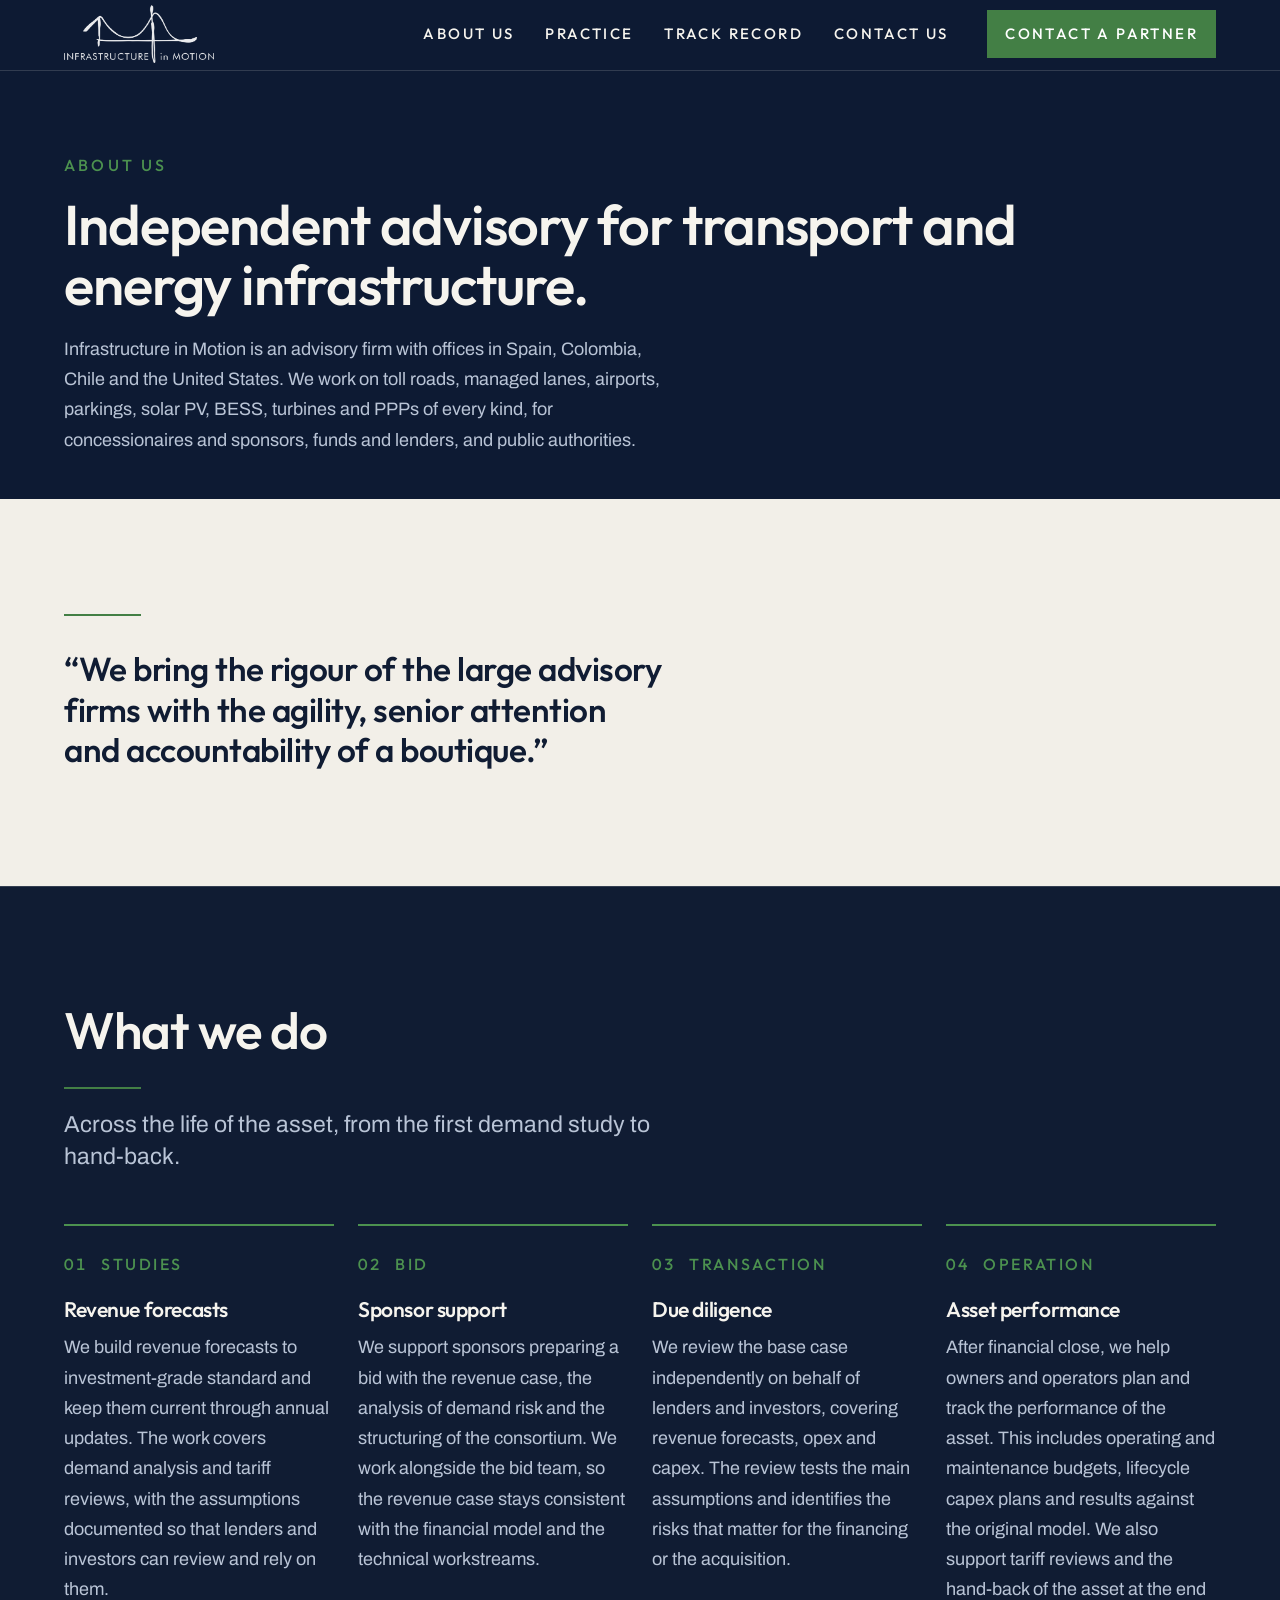
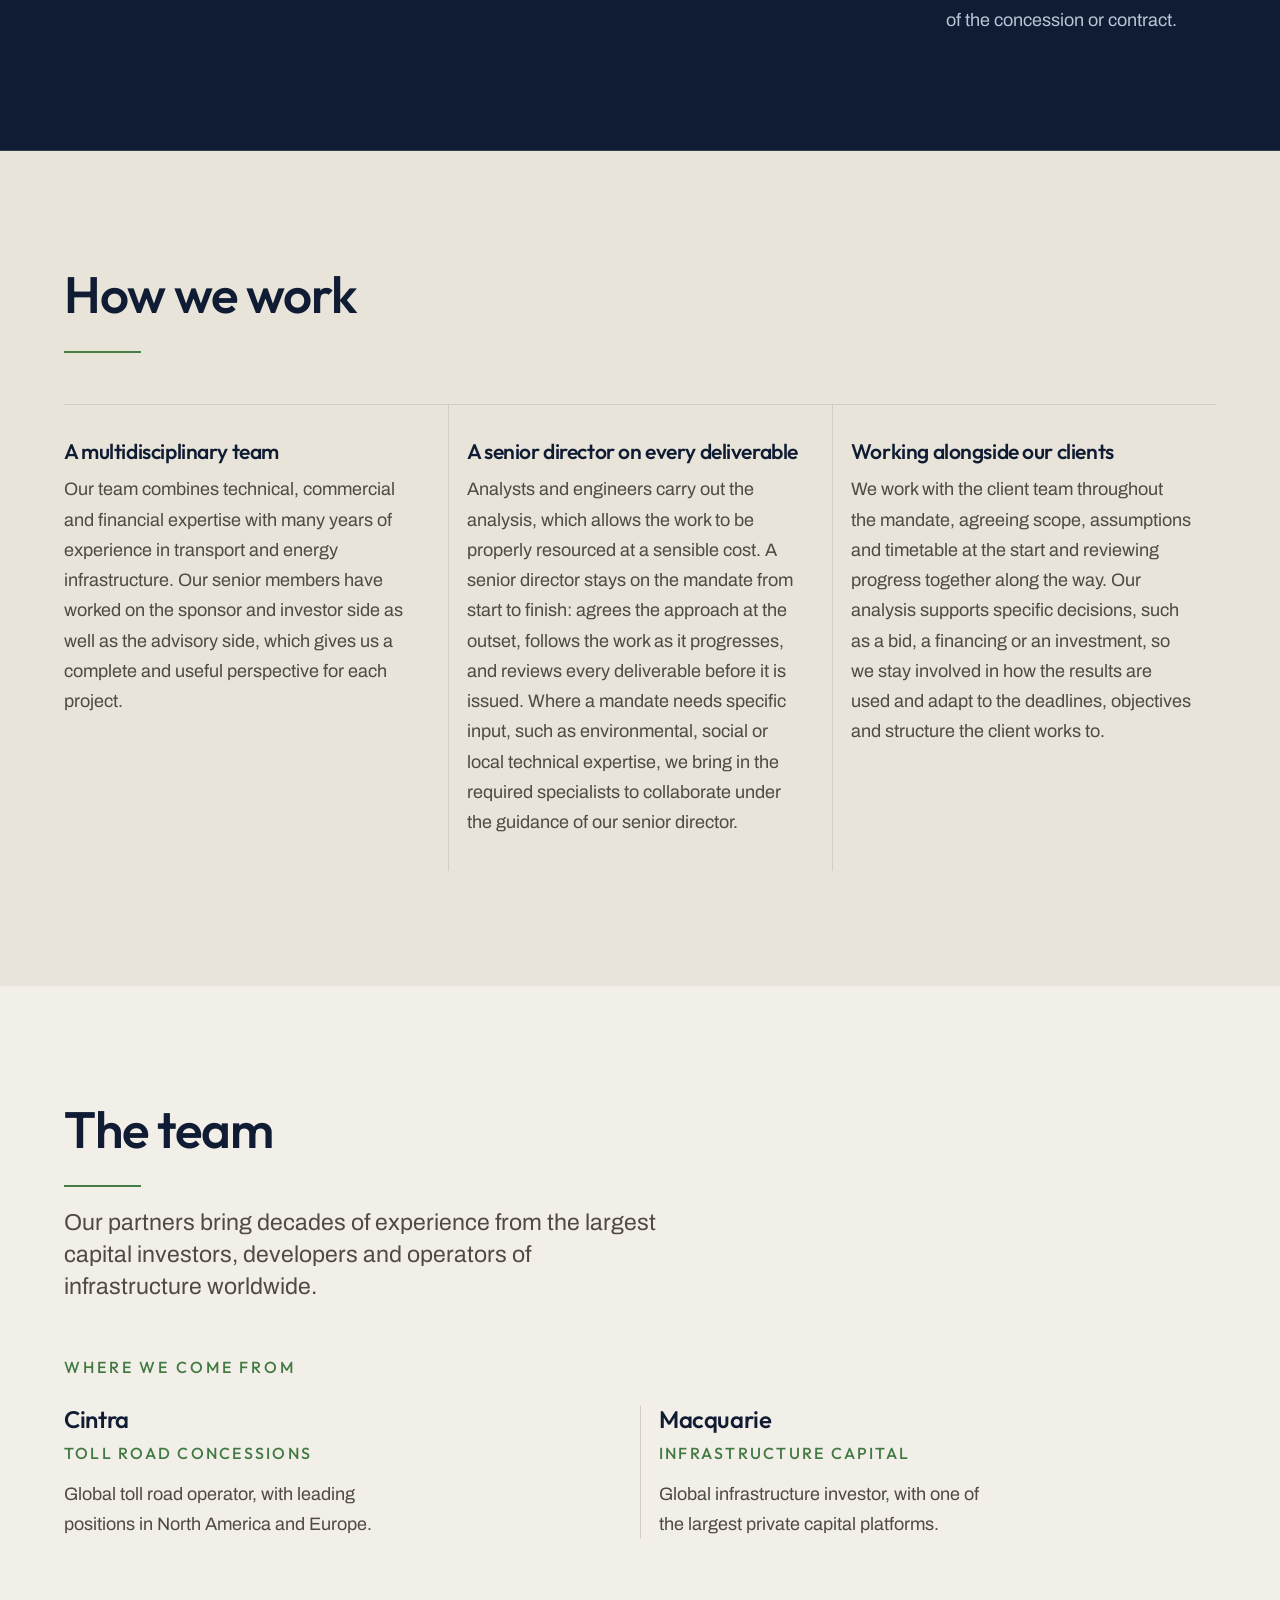
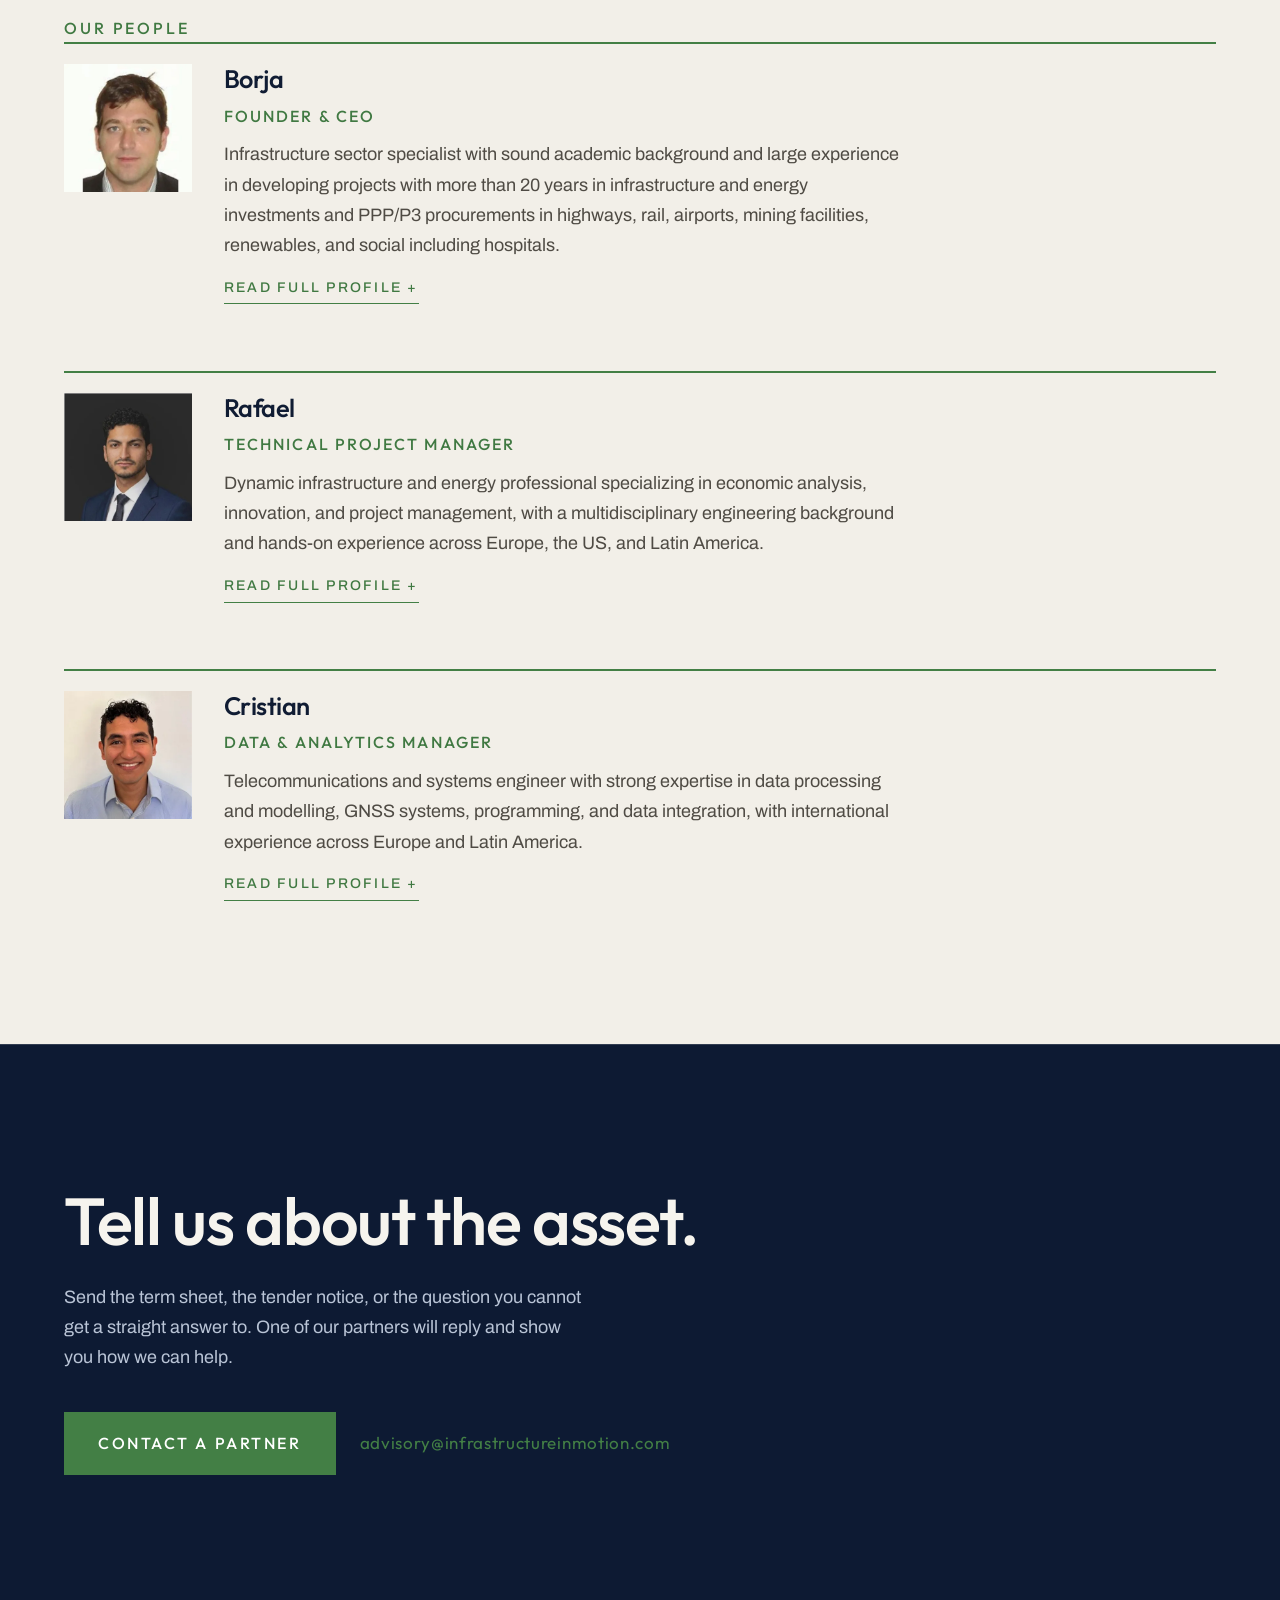
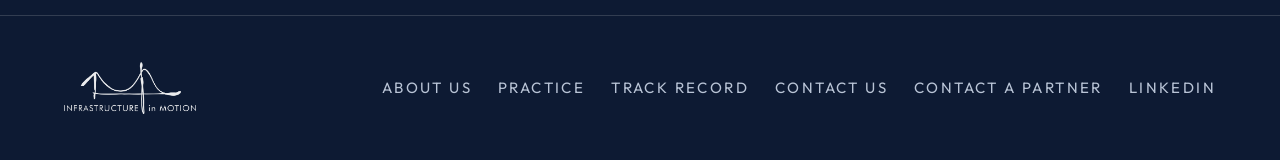
<file: about.html>
<!DOCTYPE html>
<html lang="en">
<head>
<meta charset="utf-8">
<meta name="viewport" content="width=device-width, initial-scale=1">
<title>About us | Infrastructure in Motion</title>
<meta name="description" content="A partner-led infrastructure advisory practice: 40 mandates across 11 countries in managed lanes, toll roads, airports, transit, fibre, hospitals and generation.">
<link rel="canonical" href="https://infrastructureinmotion.com/about.html">
<meta name="theme-color" content="#0d1a33">
<meta property="og:type" content="website">
<meta property="og:site_name" content="Infrastructure in Motion">
<meta property="og:title" content="About us | Infrastructure in Motion">
<meta property="og:description" content="A partner-led infrastructure advisory practice: 40 mandates across 11 countries in managed lanes, toll roads, airports, transit, fibre, hospitals and generation.">
<meta property="og:url" content="https://infrastructureinmotion.com/about.html">
<meta property="og:image" content="https://infrastructureinmotion.com/assets/iim-logo.png">
<meta name="twitter:card" content="summary_large_image">
<meta name="twitter:title" content="About us | Infrastructure in Motion">
<meta name="twitter:description" content="A partner-led infrastructure advisory practice: 40 mandates across 11 countries in managed lanes, toll roads, airports, transit, fibre, hospitals and generation.">
<meta name="twitter:image" content="https://infrastructureinmotion.com/assets/iim-logo.png">
<link rel="icon" href="assets/iim-logo.png">
<link rel="preload" href="assets/fonts/outfit-latin.woff2" as="font" type="font/woff2" crossorigin>
<link rel="stylesheet" href="styles.css">
</head>
<body>

<a class="skip-link" href="#main">Skip to content</a>

<header class="nav" id="nav">
  <div class="nav__inner">
    <a class="nav__brand" href="index.html" aria-label="Infrastructure in Motion, home">
      <img src="assets/iim-logo.png" alt="Infrastructure in Motion" width="957" height="375">
    </a>

    <nav class="nav__links" id="nav-links" aria-label="Sections">
      <a href="about.html" aria-current="page">About us</a>
      <a href="index.html#practice">Practice</a>
      <a href="mandates.html">Track Record</a>
      <a href="contact.html">Contact us</a>
    </nav>

    <a class="btn btn--sm nav__cta" href="mailto:advisory@infrastructureinmotion.com">Contact a partner</a>

    <button class="nav__toggle" id="nav-toggle" type="button"
            aria-expanded="false" aria-controls="nav-links" aria-label="Open menu">
      <span></span><span></span><span></span>
    </button>
  </div>
  <div class="nav__progress" aria-hidden="true"></div>
</header>
<main id="main" class="page">

  <section class="phead">
    <div class="phead__inner">
      <p class="eyebrow">About us</p>
      <h1 class="phead__title">Independent advisory for transport and
        energy infrastructure.</h1>
      <p class="phead__sub">Infrastructure in Motion is an advisory firm with offices in
        Spain, Colombia, Chile and the United States. We work on toll roads, managed
        lanes, airports, parkings, solar PV, BESS, turbines and PPPs of every kind, for concessionaires and
        sponsors, funds and lenders, and public authorities.</p>
    </div>
  </section>

  <!-- ===== The firm, in one line. Its own claim, presented as a statement
       rather than attributed to anyone. ===== -->
  <section class="section" id="firm">
    <blockquote class="statement reveal">
      <p>&ldquo;We bring the rigour of the large advisory firms with the agility,
        senior attention and accountability of a boutique.&rdquo;</p>
    </blockquote>
  </section>

  <!-- ===== What we do. The four phases are the asset life in order, which is
       why they are numbered: 01 is where a mandate starts and 04 is where it
       ends. Text supplied by the firm (website content review, November 2026). ===== -->
  <section class="section section--dark" id="services">
    <div class="section__inner">
      <div class="section__head reveal">
        <h2 class="section__title">What we do</h2>
        <p class="lede">Across the life of the asset, from the first demand study to
        hand-back.</p>
    </div>
      <ol class="phases">
        <li class="phase reveal" style="--i:0">
          <p class="phase__step"><span class="phase__n">01</span>Studies</p>
          <h3 class="phase__title">Revenue forecasts</h3>
          <p class="phase__body">We build revenue forecasts to investment-grade standard and
            keep them current through annual updates. The work covers demand analysis and
            tariff reviews, with the assumptions documented so that lenders and investors
            can review and rely on them.</p>
        </li>
        <li class="phase reveal" style="--i:1">
          <p class="phase__step"><span class="phase__n">02</span>Bid</p>
          <h3 class="phase__title">Sponsor support</h3>
          <p class="phase__body">We support sponsors preparing a bid with the revenue case, the
            analysis of demand risk and the structuring of the consortium. We work alongside
            the bid team, so the revenue case stays consistent with the financial model and
            the technical workstreams.</p>
        </li>
        <li class="phase reveal" style="--i:2">
          <p class="phase__step"><span class="phase__n">03</span>Transaction</p>
          <h3 class="phase__title">Due diligence</h3>
          <p class="phase__body">We review the base case independently on behalf of lenders and
            investors, covering revenue forecasts, opex and capex. The review tests the main
            assumptions and identifies the risks that matter for the financing or the
            acquisition.</p>
        </li>
        <li class="phase reveal" style="--i:3">
          <p class="phase__step"><span class="phase__n">04</span>Operation</p>
          <h3 class="phase__title">Asset performance</h3>
          <p class="phase__body">After financial close, we help owners and operators plan and
            track the performance of the asset. This includes operating and maintenance
            budgets, lifecycle capex plans and results against the original model. We also
            support tariff reviews and the hand-back of the asset at the end of the
            concession or contract.</p>
        </li>
        </ol>
    </div>
  </section>

  <!-- ===== How we work. Text supplied by the firm (website content review,
       November 2026). ===== -->
  <section class="section section--tint" id="values">
    <div class="section__head reveal">
      <h2 class="section__title">How we work</h2>
    </div>
    <div class="values">
      <div class="value reveal" style="--i:0">
        <h3 class="value__title">A multidisciplinary team</h3>
        <p class="value__body">Our team combines technical, commercial and financial expertise
          with many years of experience in transport and energy infrastructure. Our senior
          members have worked on the sponsor and investor side as well as the advisory side,
          which gives us a complete and useful perspective for each project.</p>
      </div>
      <div class="value reveal" style="--i:1">
        <h3 class="value__title">A senior director on every deliverable</h3>
        <p class="value__body">Analysts and engineers carry out the analysis, which allows the
          work to be properly resourced at a sensible cost. A senior director stays on the
          mandate from start to finish: agrees the approach at the outset, follows the work
          as it progresses, and reviews every deliverable before it is issued. Where a
          mandate needs specific input, such as environmental, social or local technical
          expertise, we bring in the required specialists to collaborate under the guidance
          of our senior director.</p>
      </div>
      <div class="value reveal" style="--i:2">
        <h3 class="value__title">Working alongside our clients</h3>
        <p class="value__body">We work with the client team throughout the mandate, agreeing
          scope, assumptions and timetable at the start and reviewing progress together
          along the way. Our analysis supports specific decisions, such as a bid, a
          financing or an investment, so we stay involved in how the results are used and
          adapt to the deadlines, objectives and structure the client works to.</p>
      </div>
    </div>
  </section>

  <!-- ===== The team. One heading over two parts: where the partners came
       from, then the partners themselves. Same shape as Track record on the
       home page, which keeps this from being a fourth column grid in a row.

       The two firms are named as previous experience, not as partners or
       endorsers of IIM. Keep that framing. ===== -->
  <section class="section" id="team">
    <div class="section__head reveal">
      <h2 class="section__title">The team</h2>
      <p class="lede">Our partners bring decades of experience from the largest
        capital investors, developers and operators of infrastructure worldwide.</p>
    </div>

    <h3 class="work__subtitle reveal">Where we come from</h3>
    <ul class="origins">
      <li class="origin reveal" style="--i:0">
        <p class="origin__name">Cintra</p>
        <p class="origin__kind">Toll road concessions</p>
        <p class="origin__body">Global toll road operator, with leading positions
          in North America and Europe.</p>
      </li>
      <li class="origin reveal" style="--i:1">
        <p class="origin__name">Macquarie</p>
        <p class="origin__kind">Infrastructure capital</p>
        <p class="origin__body">Global infrastructure investor, with one of the
          largest private capital platforms.</p>
      </li>
    </ul>

    <h3 class="work__subtitle work__subtitle--spaced reveal">Our people</h3>
    <ul class="people">
      <li class="person reveal" style="--i:0">
        <img class="person__photo" src="assets/photos/team-borja.webp" alt="Borja"
          width="400" height="400" loading="lazy" decoding="async">
        <div class="person__text">
          <h3 class="person__name">Borja</h3>
          <p class="person__role"><span>Founder &amp; CEO</span></p>
          <p class="person__bio">Infrastructure sector specialist with sound academic background
            and large experience in developing projects with more than 20 years in
            infrastructure and energy investments and PPP/P3 procurements in highways, rail,
            airports, mining facilities, renewables, and social including hospitals.</p>
          <div class="person__more" id="bio-borja">
            <p class="person__bio">Borja founded Infrastructure in Motion in 2023 focused on
              advising funds, investment banks, lenders and investors in the infrastructure and
              energy sector. IIM is advising Macquarie among other funds along several
              investments in USA and LATAM and assisting EU investors and EPC contractors to
              attain opportunities in Latam, Europe and Africa. Borja has a large and relevant
              experience in conducting Traffic and Revenue studies and Technical DD.
              Infrastructure in Motion has recently partnered with FES, one of the largest
              developers of renewables in UK, to develop DES, BEES and hydrogen opportunities in
              Europe and Australia. Infrastructure in Motion is as well participating in Fiber
              Optical and Data Room projects in Chile in conjunction with the main local
              operators.</p>
            <p class="person__bio">Borja previously worked for Macquarie Capital as Vice
              President since 2019 in LATAM and North America. In Macquarie Borja led technical
              and Traffic and Revenues department and supported business development to
              originate and deliver new projects and opportunities.</p>
            <p class="person__bio">Before joining Macquarie, Borja led the Traffic and Revenue
              department in Cintra-Ferrovial (US and Europe) for 8 years working on traffic
              demand risk projects including Managed Lanes with dynamic pricing (NTE, LBJ, I66,
              I77 and 407 in Canada). In addition, more than 10 years of successful experience
              in advising and delivering high quality projects for equity investors and public
              sector clients for many transportation assets in North America, Europe, Australia
              and Africa.</p>
            <p class="person__bio">His experience covers large transport projects, commercial
              and business development, contract negotiations (CA, EPC contracts, EPC
              procurements) leadership of numerous traffic and revenue forecasting studies for
              Toll Roads, Managed Lanes, Airports, Rail, Metro, hospitals, LRT and BRT projects
              and renewables, smart cities and digital integration. These have been undertaken
              for the private sector, financial institutions, and public stakeholders.</p>
            <p class="person__bio">Borja holds a PhD in Civil Engineering (Transportation) and
              an MS in Civil Engineering from University of Roma TRE, and a BSc in Engineering
              from Institut National des Sciences Appliqu&eacute;es &ndash; National Institute
              of Applied Sciences.</p>
          </div>
          <button class="person__toggle" type="button" aria-controls="bio-borja"
            aria-expanded="true" hidden>Read full profile</button>
        </div>
      </li>
      <li class="person reveal" style="--i:1">
        <img class="person__photo" src="assets/photos/team-rafael.webp" alt="Rafael"
          width="400" height="400" loading="lazy" decoding="async">
        <div class="person__text">
          <h3 class="person__name">Rafael</h3>
          <p class="person__role"><span>Technical Project Manager</span></p>
          <p class="person__bio">Dynamic infrastructure and energy professional specializing
            in economic analysis, innovation, and project management, with a
            multidisciplinary engineering background and hands-on experience across Europe,
            the US, and Latin America.</p>
          <div class="person__more" id="bio-rafael">
            <p class="person__bio">At IIM, Rafael leads financial analysis of the project
              portfolio, assesses viability, and prepares investor materials, and contributes
              to EPC contract design and development.</p>
            <p class="person__bio">He previously worked as Project Consultant and Chief
              Engineer at InEnergy SpA (Santiago, Chile), as Project Engineer at the San
              Antonio Port Authority (Chile) on a transport green hydrogen transition study, and
              as an R&amp;D Engineer at the Marine Offshore Renewable Energy Lab in Turin,
              Italy.</p>
            <p class="person__bio">Rafael holds an MSc in Renewable Energy Systems from
              Politecnico di Torino and an Industrial/Mechanical Engineering degree from
              Pontificia Universidad Cat&oacute;lica de Chile. He has working proficiency in
              Spanish, English, French and Italian.</p>
          </div>
          <button class="person__toggle" type="button" aria-controls="bio-rafael"
            aria-expanded="true" hidden>Read full profile</button>
        </div>
      </li>
      <li class="person reveal" style="--i:2">
        <img class="person__photo" src="assets/photos/team-cristian.webp" alt="Cristian"
          width="400" height="400" loading="lazy" decoding="async">
        <div class="person__text">
          <h3 class="person__name">Cristian</h3>
          <p class="person__role"><span>Data &amp; Analytics Manager</span></p>
          <p class="person__bio">Telecommunications and systems engineer with strong
            expertise in data processing and modelling, GNSS systems, programming, and data
            integration, with international experience across Europe and Latin America.</p>
          <div class="person__more" id="bio-cristian">
            <p class="person__bio">At IIM, Cristian leads the engineering effort behind
              congestion mapping, origin-destination (OD) analysis, and automation of T&amp;R
              modelling processes, enhancing the accuracy and efficiency of traffic and
              mobility studies across IIM&rsquo;s portfolio.</p>
            <p class="person__bio">He has strong experience in geospatial processing of
              traffic datasets (GPKG/Shapefile), station-to-segment mapping and corridor
              visualization. He previously worked in Italy as a System Test &amp; Integration
              Engineer and as a Full Stack Developer on a geospatial platform, developing
              GNSS-based navigational algorithms.</p>
            <p class="person__bio">Cristian holds an MSc in Communications and Computer
              Networks from Politecnico di Torino and an Electrical Engineering degree from
              Pontificia Universidad Cat&oacute;lica de Chile. He has working proficiency in
              Spanish, English and Italian.</p>
          </div>
          <button class="person__toggle" type="button" aria-controls="bio-cristian"
            aria-expanded="true" hidden>Read full profile</button>
        </div>
      </li>
    </ul>
  </section>

  <section class="cta" id="contact">
    <h2 class="cta__title reveal">Tell us about the asset.</h2>
    <p class="cta__body reveal" style="--i:1">Send the term sheet, the tender notice, or the
      question you cannot get a straight answer to. One of our partners will reply and show
      you how we can help.</p>
    <div class="cta__actions reveal" style="--i:2">
      <a class="btn btn--lg" href="mailto:advisory@infrastructureinmotion.com">Contact a partner</a>
      <a class="cta__email" href="mailto:advisory@infrastructureinmotion.com">advisory@infrastructureinmotion.com</a>
    </div>
  </section>
</main>

<footer class="foot">
  <div class="foot__inner">
    <a class="foot__brand" href="index.html" aria-label="Infrastructure in Motion, home">
      <img class="foot__logo" src="assets/iim-logo.png" alt="Infrastructure in Motion"
           width="957" height="375" loading="lazy">
    </a>
    <nav class="foot__nav" aria-label="Footer">
      <a href="about.html" aria-current="page">About us</a>
      <a href="index.html#practice">Practice</a>
      <a href="mandates.html">Track Record</a>
      <a href="contact.html">Contact us</a>
      <a href="mailto:advisory@infrastructureinmotion.com">Contact a partner</a>
      <a href="https://www.linkedin.com/company/infrastructure-in-motion/" target="_blank" rel="noopener">LinkedIn</a>
    </nav>
  </div>
</footer>
<script src="mandates-data.js"></script>
<script src="main.js"></script>
</body>
</html>
</file>
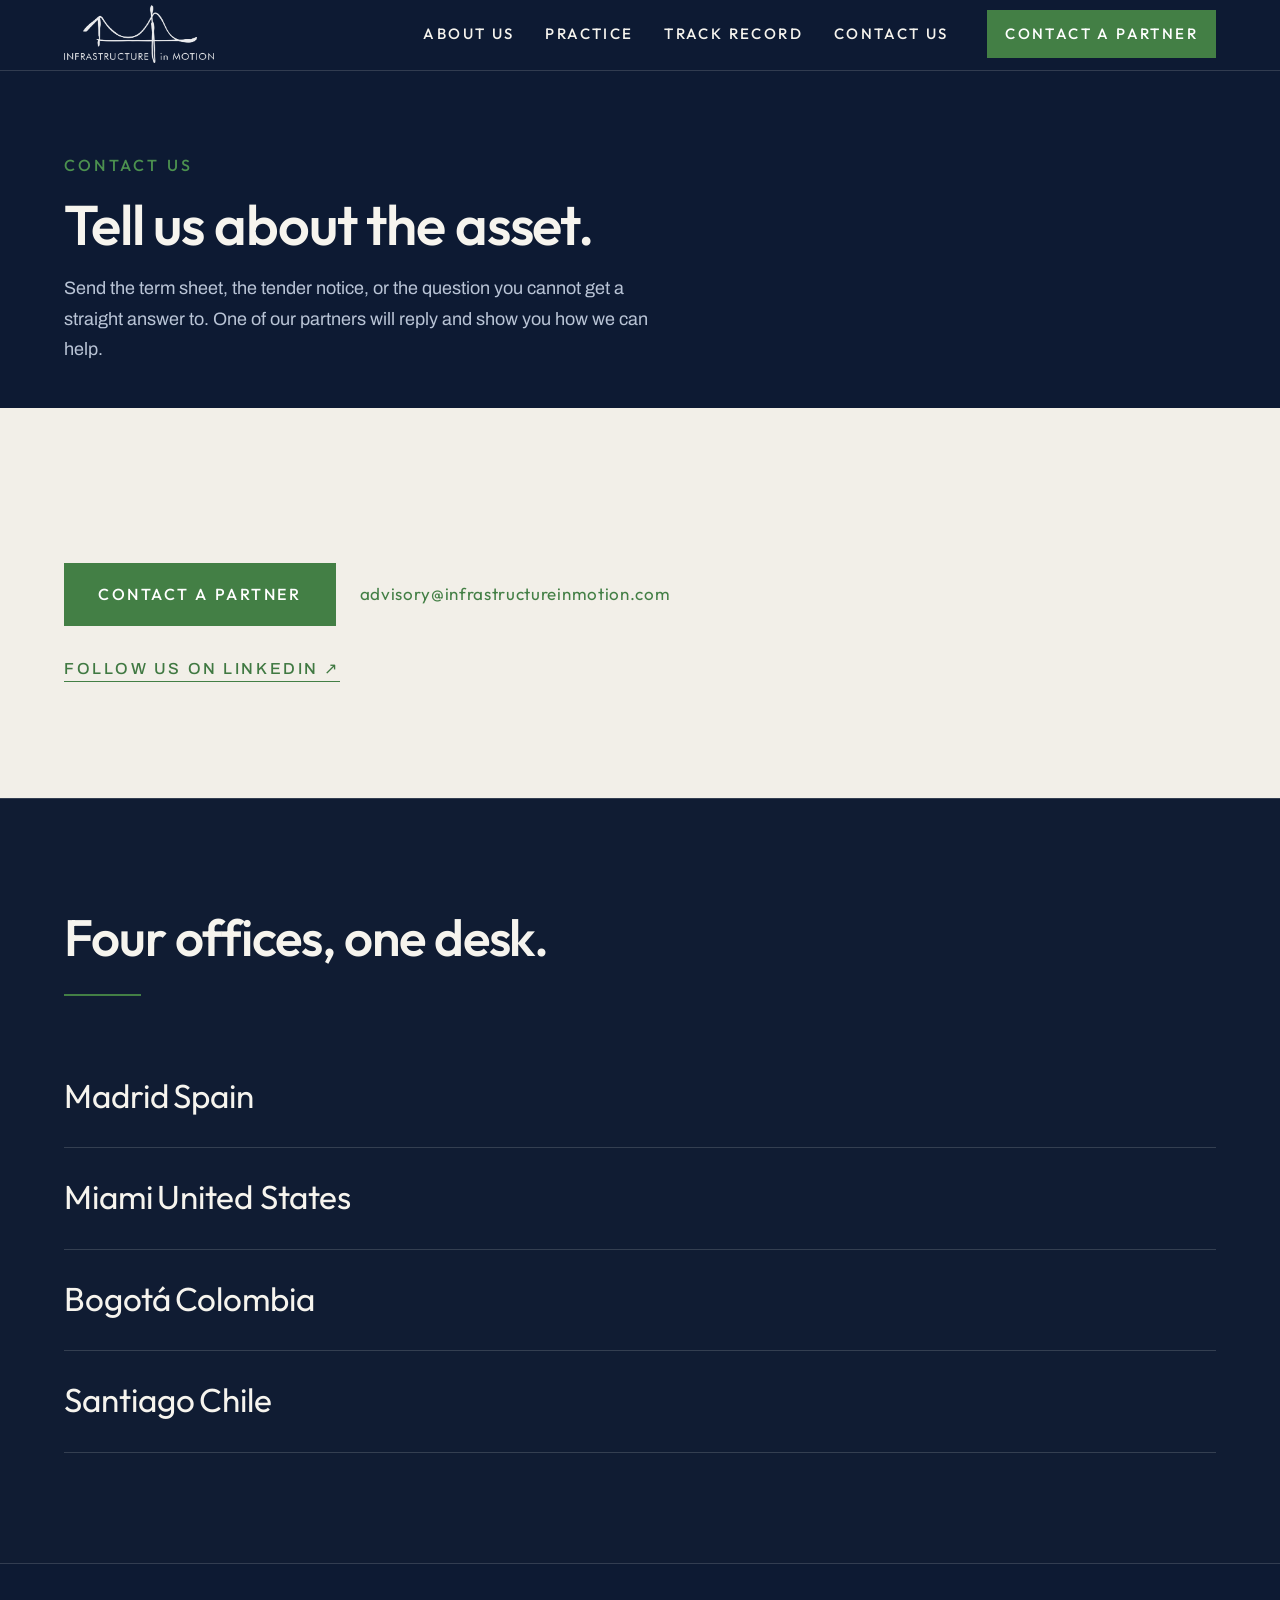
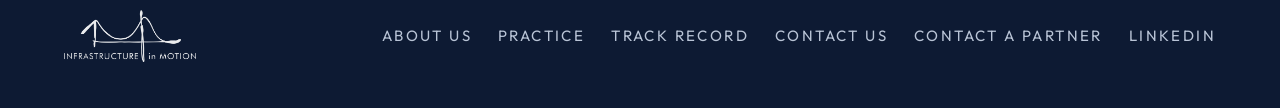
<file: contact.html>
<!DOCTYPE html>
<html lang="en">
<head>
<meta charset="utf-8">
<meta name="viewport" content="width=device-width, initial-scale=1">
<title>Contact us | Infrastructure in Motion</title>
<meta name="description" content="Contact a partner at Infrastructure in Motion. Offices in Madrid, Miami, Bogota and Santiago.">
<link rel="canonical" href="https://infrastructureinmotion.com/contact.html">
<meta name="theme-color" content="#0d1a33">
<meta property="og:type" content="website">
<meta property="og:site_name" content="Infrastructure in Motion">
<meta property="og:title" content="Contact us | Infrastructure in Motion">
<meta property="og:description" content="Contact a partner at Infrastructure in Motion. Offices in Madrid, Miami, Bogota and Santiago.">
<meta property="og:url" content="https://infrastructureinmotion.com/contact.html">
<meta property="og:image" content="https://infrastructureinmotion.com/assets/iim-logo.png">
<meta name="twitter:card" content="summary_large_image">
<meta name="twitter:title" content="Contact us | Infrastructure in Motion">
<meta name="twitter:description" content="Contact a partner at Infrastructure in Motion. Offices in Madrid, Miami, Bogota and Santiago.">
<meta name="twitter:image" content="https://infrastructureinmotion.com/assets/iim-logo.png">
<link rel="icon" href="assets/iim-logo.png">
<link rel="preload" href="assets/fonts/outfit-latin.woff2" as="font" type="font/woff2" crossorigin>
<link rel="stylesheet" href="styles.css">
</head>
<body>

<a class="skip-link" href="#main">Skip to content</a>

<header class="nav" id="nav">
  <div class="nav__inner">
    <a class="nav__brand" href="index.html" aria-label="Infrastructure in Motion, home">
      <img src="assets/iim-logo.png" alt="Infrastructure in Motion" width="957" height="375">
    </a>

    <nav class="nav__links" id="nav-links" aria-label="Sections">
      <a href="about.html">About us</a>
      <a href="index.html#practice">Practice</a>
      <a href="mandates.html">Track Record</a>
      <a href="contact.html" aria-current="page">Contact us</a>
    </nav>

    <a class="btn btn--sm nav__cta" href="mailto:advisory@infrastructureinmotion.com">Contact a partner</a>

    <button class="nav__toggle" id="nav-toggle" type="button"
            aria-expanded="false" aria-controls="nav-links" aria-label="Open menu">
      <span></span><span></span><span></span>
    </button>
  </div>
  <div class="nav__progress" aria-hidden="true"></div>
</header>
<main id="main" class="page">

  <section class="phead">
    <div class="phead__inner">
      <p class="eyebrow">Contact us</p>
      <h1 class="phead__title">Tell us about the asset.</h1>
      <p class="phead__sub">Send the term sheet, the tender notice, or the question you
        cannot get a straight answer to. One of our partners will reply and show you how we
        can help.</p>
    </div>
  </section>

  <section class="section" id="reach">
    <div class="cta__actions reveal">
      <a class="btn btn--lg" href="mailto:advisory@infrastructureinmotion.com">Contact a partner</a>
      <a class="cta__email" href="mailto:advisory@infrastructureinmotion.com">advisory@infrastructureinmotion.com</a>
    </div>
    <p class="social reveal" style="--i:1"><a href="https://www.linkedin.com/company/infrastructure-in-motion/"
      target="_blank" rel="noopener">Follow us on LinkedIn <span aria-hidden="true">&#8599;</span></a></p>
  </section>

  <!-- ===== Offices. TODO: street addresses and phone numbers still needed. A
       panel checking whether the firm is real looks for exactly those. ===== -->
  <section class="offices" id="offices">
    <h2 class="offices__title reveal">Four offices, one desk.</h2>
    <ul class="offices__grid">
      <li class="office reveal" style="--i:0"><span class="office__city">Madrid</span>
        <span class="office__meta">Spain</span></li>
      <li class="office reveal" style="--i:1"><span class="office__city">Miami</span>
        <span class="office__meta">United States</span></li>
      <li class="office reveal" style="--i:2"><span class="office__city">Bogot&aacute;</span>
        <span class="office__meta">Colombia</span></li>
      <li class="office reveal" style="--i:3"><span class="office__city">Santiago</span>
        <span class="office__meta">Chile</span></li>
    </ul>
  </section>

</main>

<footer class="foot">
  <div class="foot__inner">
    <a class="foot__brand" href="index.html" aria-label="Infrastructure in Motion, home">
      <img class="foot__logo" src="assets/iim-logo.png" alt="Infrastructure in Motion"
           width="957" height="375" loading="lazy">
    </a>
    <nav class="foot__nav" aria-label="Footer">
      <a href="about.html">About us</a>
      <a href="index.html#practice">Practice</a>
      <a href="mandates.html">Track Record</a>
      <a href="contact.html" aria-current="page">Contact us</a>
      <a href="mailto:advisory@infrastructureinmotion.com">Contact a partner</a>
      <a href="https://www.linkedin.com/company/infrastructure-in-motion/" target="_blank" rel="noopener">LinkedIn</a>
    </nav>
  </div>
</footer>
<script src="mandates-data.js"></script>
<script src="main.js"></script>
</body>
</html>
</file>
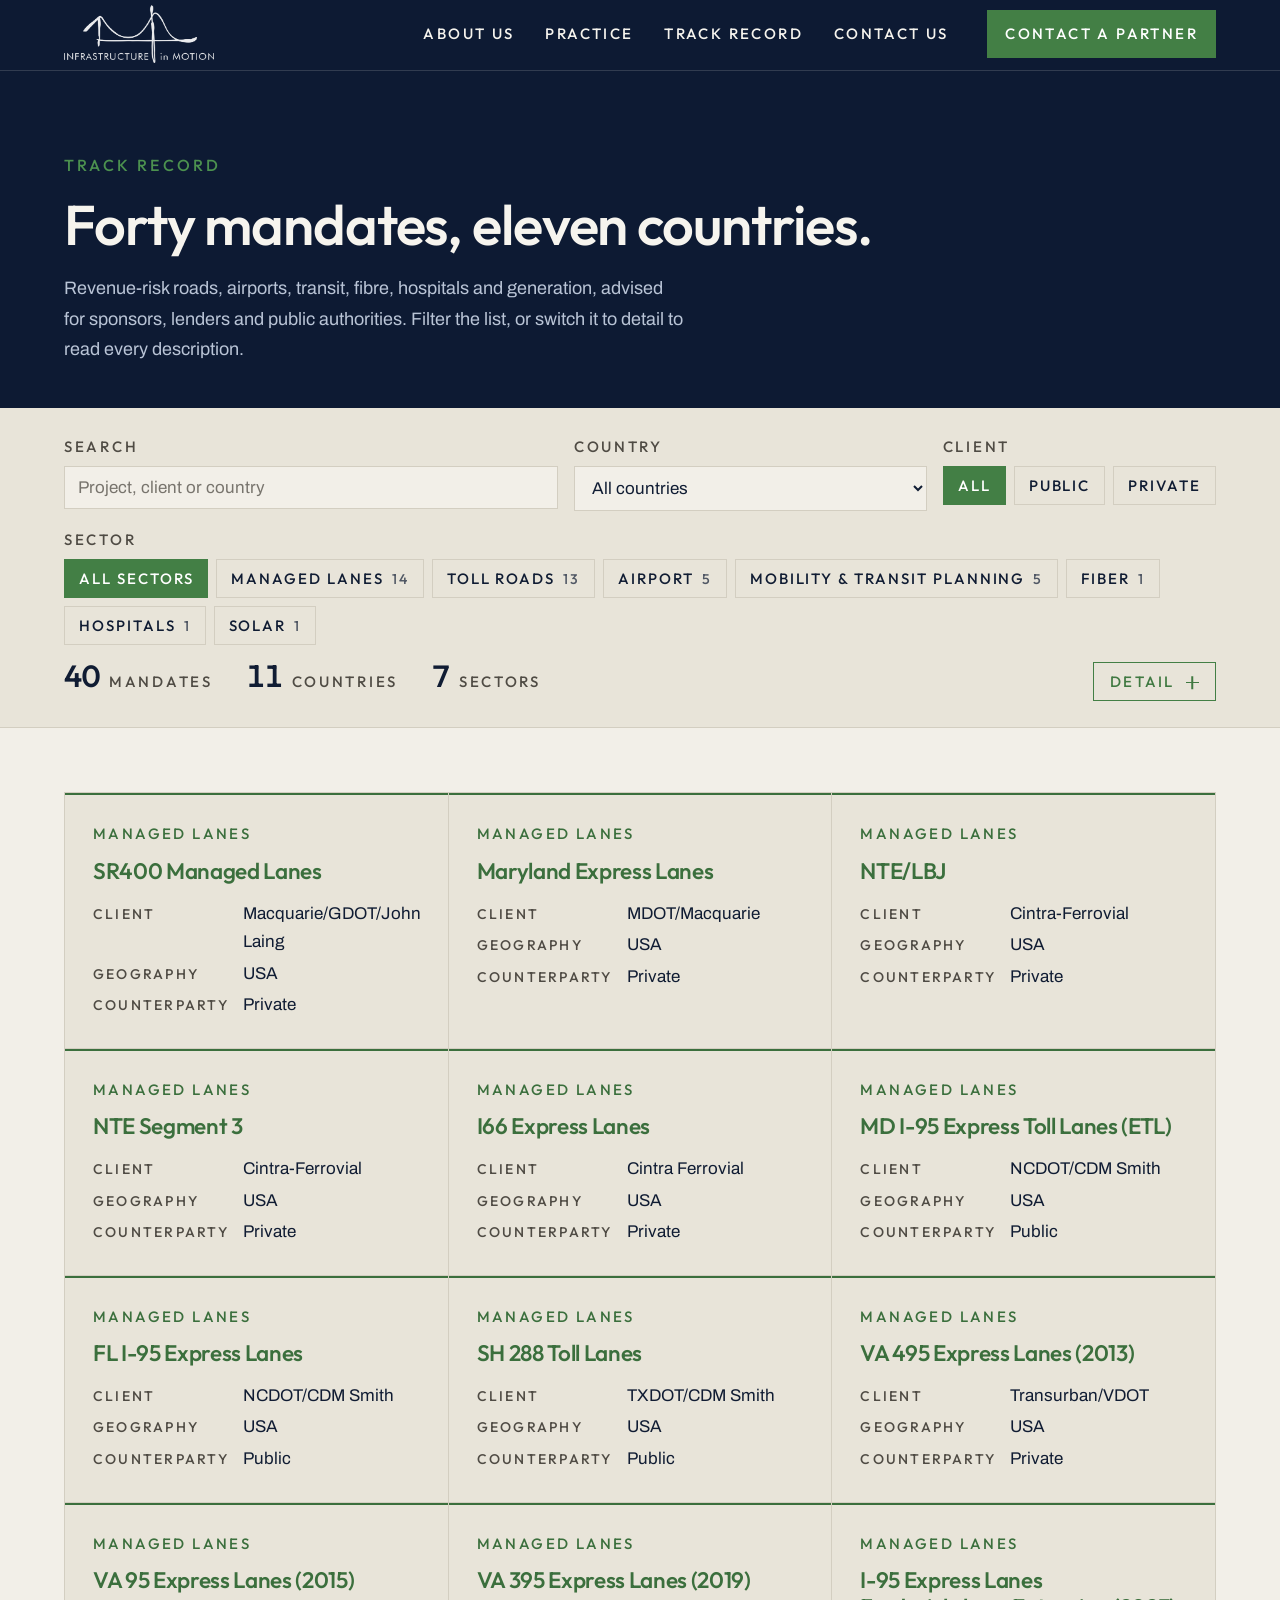
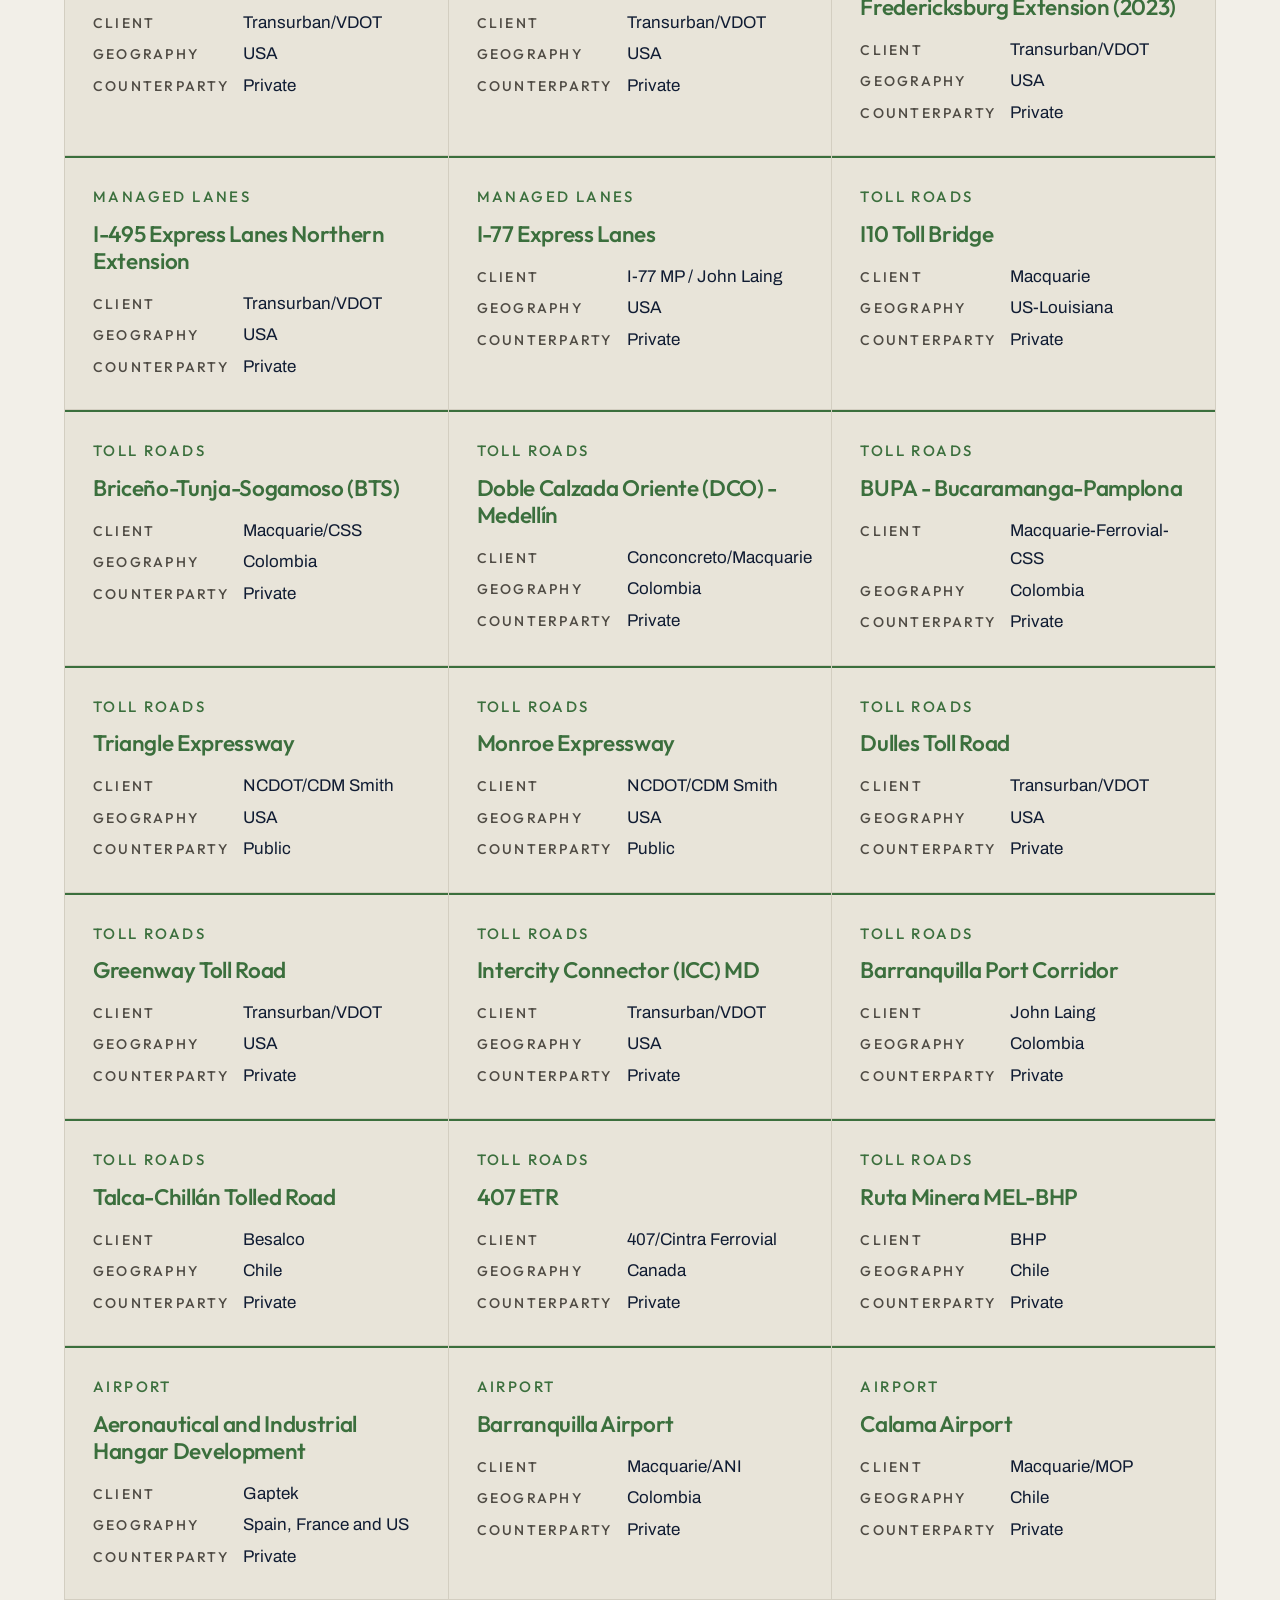
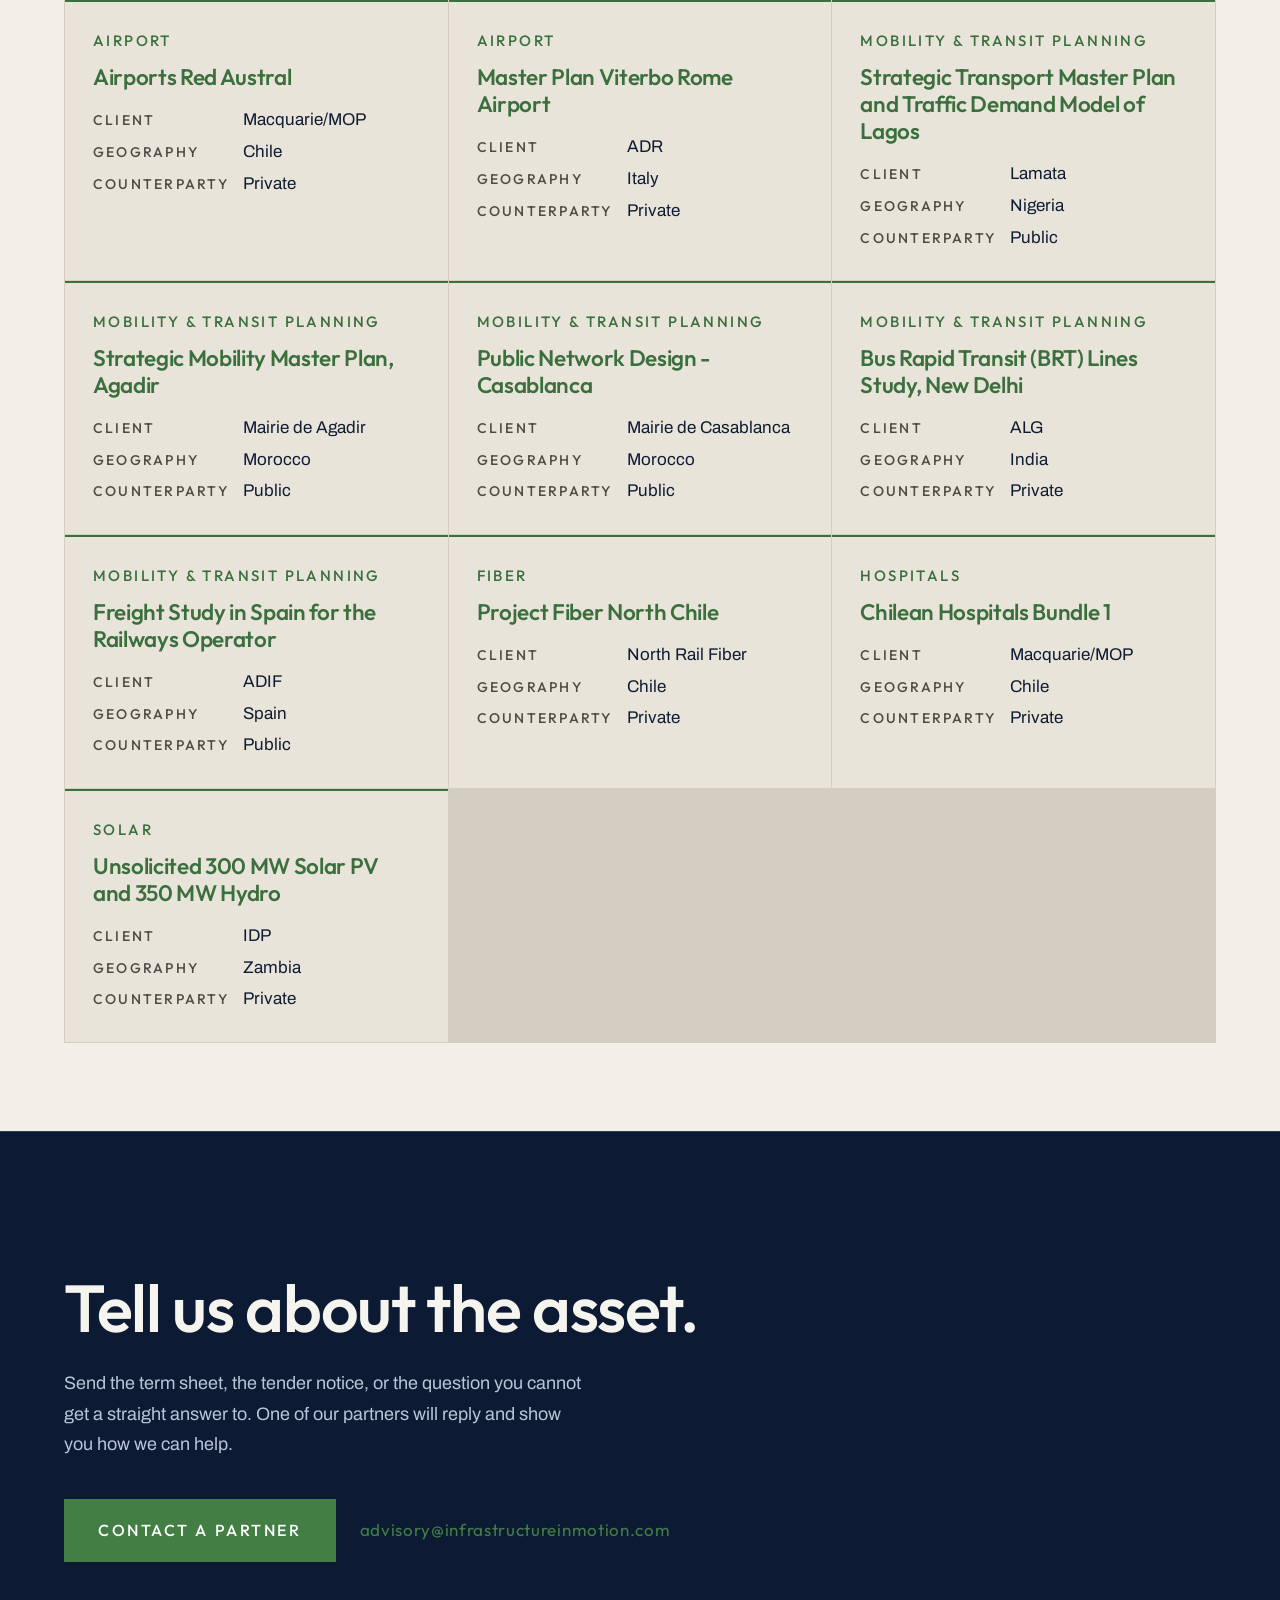
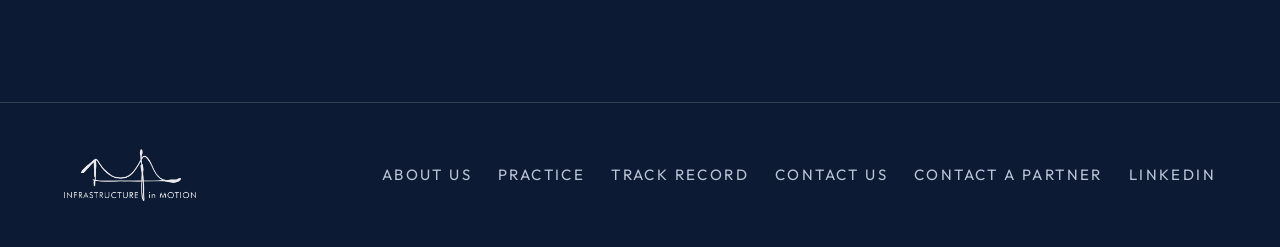
<file: mandates.html>
<!DOCTYPE html>
<html lang="en">
<head>
<meta charset="utf-8">
<meta name="viewport" content="width=device-width, initial-scale=1">
<title>Track Record | Infrastructure in Motion</title>
<meta name="description" content="Forty infrastructure mandates across managed lanes, toll roads, airports, mobility planning, fibre, hospitals and solar, in eleven countries. Filter by sector, country and client type.">
<link rel="canonical" href="https://infrastructureinmotion.com/mandates.html">
<meta name="theme-color" content="#0d1a33">

<meta property="og:type" content="website">
<meta property="og:site_name" content="Infrastructure in Motion">
<meta property="og:title" content="Track Record | Infrastructure in Motion">
<meta property="og:description" content="Forty infrastructure mandates across seven sectors and eleven countries.">
<meta property="og:url" content="https://infrastructureinmotion.com/mandates.html">
<meta property="og:image" content="https://infrastructureinmotion.com/assets/iim-logo.png">
<meta name="twitter:card" content="summary_large_image">
<meta name="twitter:title" content="Track Record | Infrastructure in Motion">
<meta name="twitter:description" content="Forty infrastructure mandates across seven sectors and eleven countries.">
<meta name="twitter:image" content="https://infrastructureinmotion.com/assets/iim-logo.png">

<link rel="icon" href="assets/iim-logo.png">
<link rel="preload" href="assets/fonts/outfit-latin.woff2" as="font" type="font/woff2" crossorigin>
<link rel="stylesheet" href="styles.css">
</head>
<body>

<a class="skip-link" href="#results">Skip to mandates</a>

<header class="nav" id="nav">
  <div class="nav__inner">
    <a class="nav__brand" href="index.html" aria-label="Infrastructure in Motion, home">
      <img src="assets/iim-logo.png" alt="Infrastructure in Motion" width="957" height="375">
    </a>

    <nav class="nav__links" id="nav-links" aria-label="Sections">
      <a href="about.html">About us</a>
      <a href="index.html#practice">Practice</a>
      <a href="mandates.html" aria-current="page">Track Record</a>
      <a href="contact.html">Contact us</a>
    </nav>

    <a class="btn btn--sm nav__cta" href="mailto:advisory@infrastructureinmotion.com">Contact a partner</a>

    <button class="nav__toggle" id="nav-toggle" type="button"
            aria-expanded="false" aria-controls="nav-links" aria-label="Open menu">
      <span></span><span></span><span></span>
    </button>
  </div>
  <div class="nav__progress" aria-hidden="true"></div>
</header>

<main class="page">

  <!-- ===== Page head ===== -->
  <section class="phead">
    <div class="phead__inner">
      <p class="eyebrow">Track Record</p>
      <h1 class="phead__title">Forty mandates, eleven countries.</h1>
      <p class="phead__sub">Revenue-risk roads, airports, transit, fibre, hospitals and
        generation, advised for sponsors, lenders and public authorities. Filter the list,
        or switch it to detail to read every description.</p>
    </div>
  </section>

  <!-- ===== Filters. Rendered here in markup so the page works before JS runs. ===== -->
  <section class="filters" aria-label="Filter mandates">
    <div class="filters__inner">

      <div class="filters__row">
        <label class="field">
          <span class="field__label">Search</span>
          <input class="field__input" type="search" id="f-search"
                 placeholder="Project, client or country" autocomplete="off">
        </label>

        <label class="field field--select">
          <span class="field__label">Country</span>
          <select class="field__input" id="f-country">
            <option value="">All countries</option>
          </select>
        </label>

        <div class="field field--chips">
          <span class="field__label" id="lbl-type">Client</span>
          <div class="chips" role="group" aria-labelledby="lbl-type" id="f-type">
            <button class="chip is-on" type="button" data-value="" aria-pressed="true">All</button>
            <button class="chip" type="button" data-value="Public" aria-pressed="false">Public</button>
            <button class="chip" type="button" data-value="Private" aria-pressed="false">Private</button>
          </div>
        </div>
      </div>

      <div class="field field--chips">
        <span class="field__label" id="lbl-sector">Sector</span>
        <div class="chips" role="group" aria-labelledby="lbl-sector" id="f-sector">
          <button class="chip is-on" type="button" data-value="" aria-pressed="true">All sectors</button>
        </div>
      </div>

      <div class="filters__foot">
        <!-- Recomputed on every filter change. The figures animate to their
             new values so the effect of a filter is visible, not just read. -->
        <div class="summary" id="summary">
          <p class="summary__item">
            <span class="summary__n" id="sum-mandates">40</span>
            <span class="summary__l">mandates</span>
          </p>
          <p class="summary__item">
            <span class="summary__n" id="sum-countries">11</span>
            <span class="summary__l">countries</span>
          </p>
          <p class="summary__item">
            <span class="summary__n" id="sum-sectors">7</span>
            <span class="summary__l">sectors</span>
          </p>
        </div>
        <div class="filters__acts">
          <button class="linkbtn" type="button" id="f-clear" hidden>Clear filters</button>
          <!-- One control for the whole list, not one per card: it switches
               every result showing from the card grid to a full-width row with
               its description alongside. -->
          <button class="viewbtn" type="button" id="f-detail"
                  aria-pressed="false" aria-controls="results-grid">
            <span class="viewbtn__label">Detail</span>
            <span class="viewbtn__icon" aria-hidden="true"></span>
          </button>
        </div>
      </div>

      <p class="count sr-only" id="count" role="status">40 mandates</p>

      <p class="sector-note" id="sector-note" hidden></p>
    </div>
  </section>

  <!-- ===== Results. Cards are rendered by mandates.js. ===== -->
  <section class="results" id="results">
    <ul class="results__grid" id="results-grid"></ul>

    <p class="results__empty" id="results-empty" hidden>
      No mandates match those filters.
    </p>

    <noscript>
      <p class="results__empty">This list needs JavaScript to filter. The full set of
        mandates is available on request at
        <a href="mailto:advisory@infrastructureinmotion.com">advisory@infrastructureinmotion.com</a>.</p>
    </noscript>
  </section>

  <!-- ===== Closing CTA ===== -->
  <section class="cta">
    <h2 class="cta__title reveal">Tell us about the asset.</h2>
    <p class="cta__body reveal" style="--i:1">Send the term sheet, the tender notice, or the
      question you cannot get a straight answer to. One of our partners will reply and show
      you how we can help.</p>
    <div class="cta__actions reveal" style="--i:2">
      <a class="btn btn--lg" href="mailto:advisory@infrastructureinmotion.com">Contact a partner</a>
      <a class="cta__email" href="mailto:advisory@infrastructureinmotion.com">advisory@infrastructureinmotion.com</a>
    </div>
  </section>

</main>

<footer class="foot">
  <div class="foot__inner">
    <a class="foot__brand" href="index.html" aria-label="Infrastructure in Motion, home">
      <img class="foot__logo" src="assets/iim-logo.png" alt="Infrastructure in Motion"
           width="957" height="375" loading="lazy">
    </a>
    <nav class="foot__nav" aria-label="Footer">
      <a href="about.html">About us</a>
      <a href="index.html#practice">Practice</a>
      <a href="mandates.html" aria-current="page">Track Record</a>
      <a href="contact.html">Contact us</a>
      <a href="mailto:advisory@infrastructureinmotion.com">Contact a partner</a>
      <a href="https://www.linkedin.com/company/infrastructure-in-motion/" target="_blank" rel="noopener">LinkedIn</a>
    </nav>
  </div>
</footer>

<script src="mandates-data.js"></script>
<script src="main.js"></script>
<script src="mandates.js"></script>
</body>
</html>
</file>
<file: styles.css>
/* =========================================================================
   Infrastructure in Motion - home page, second direction.
   Full-bleed photographic hero, fixed navy bar, counted figures, accordion,
   horizontal mandate rail. Palette and type are the brand's; the structure
   shares nothing with the first build.
   Radius is 0 everywhere. Sage is the only accent, in both themes.
   ========================================================================= */

/* ---------- Fonts (self-hosted, extracted from the brand reference) ------- */

@font-face {
  font-family: 'Archivo';
  font-style: normal;
  font-weight: 400 500;
  font-stretch: 100%;
  font-display: swap;
  src: url('assets/fonts/archivo-latin.woff2') format('woff2');
  unicode-range: U+0000-00FF, U+0131, U+0152-0153, U+02BB-02BC, U+02C6, U+02DA,
    U+02DC, U+0304, U+0308, U+0329, U+2000-206F, U+20AC, U+2122, U+2191, U+2193,
    U+2212, U+2215, U+FEFF, U+FFFD;
}
@font-face {
  font-family: 'Archivo';
  font-style: normal;
  font-weight: 400 500;
  font-stretch: 100%;
  font-display: swap;
  src: url('assets/fonts/archivo-latin-ext.woff2') format('woff2');
  unicode-range: U+0100-02BA, U+02BD-02C5, U+02C7-02CC, U+02CE-02D7, U+02DD-02FF,
    U+0304, U+0308, U+0329, U+1D00-1DBF, U+1E00-1E9F, U+1EF2-1EFF, U+2020,
    U+20A0-20AB, U+20AD-20C0, U+2113, U+2C60-2C7F, U+A720-A7FF;
}

@font-face {
  font-family: 'Outfit';
  font-style: normal;
  font-weight: 400 600;
  font-display: swap;
  src: url('assets/fonts/outfit-latin.woff2') format('woff2');
  unicode-range: U+0000-00FF, U+0131, U+0152-0153, U+02BB-02BC, U+02C6, U+02DA,
    U+02DC, U+0304, U+0308, U+0329, U+2000-206F, U+20AC, U+2122, U+2191, U+2193,
    U+2212, U+2215, U+FEFF, U+FFFD;
}
@font-face {
  font-family: 'Outfit';
  font-style: normal;
  font-weight: 400 600;
  font-display: swap;
  src: url('assets/fonts/outfit-latin-ext.woff2') format('woff2');
  unicode-range: U+0100-02BA, U+02BD-02C5, U+02C7-02CC, U+02CE-02D7, U+02DD-02FF,
    U+0304, U+0308, U+0329, U+1D00-1DBF, U+1E00-1E9F, U+1EF2-1EFF, U+2020,
    U+20A0-20AB, U+20AD-20C0, U+2113, U+2C60-2C7F, U+A720-A7FF;
}

/* ---------- Tokens ------------------------------------------------------- */

:root {
  /* Brand palette, unchanged from the reference. */
  --paper:       #f2efe8;
  --paper-band:  #e8e4d9;
  --paper-warm:  #f6f4ee;
  --rule-light:  #d3cec1;
  --navy:        #101c33;
  --navy-deep:   #0d1a33;
  --slate-light: #b9c4d6;
  /* One accent hue, three tones. #437f45 is the accent as given; as text it
     measures 4.19:1 on cream and 3.60:1 on navy, both under the 4.5:1 AA
     floor, so text uses the tuned siblings. All three are hue 122. */
  --green:       #437f45;   /* fills, rules, borders, map, focus  */
  --green-text:  #407942;   /* accent as text on cream  4.54:1    */
  --green-lift:  #4c914f;   /* accent as text on navy   4.51:1    */
  --green-tint:  #3b6f3d;   /* accent as text on tint   4.69:1    */
  /* The hover accent on the track-record ledger. Hue 215, which puts it in the
     brand navy's own family (218) rather than introducing a fourth colour. */
  --blue:        #2a5ea8;   /* hover accent on tint     5.06:1    */
  --blue-lift:   #89b2e6;   /* the same on dark tint    7.49:1    */
  --ink:         #4f4b44;

  /* Semantic tokens: dark mode is a swap of this block and nothing else. */
  --bg:        var(--paper);
  --band:      var(--paper-band);
  --surface:   var(--paper);
  --heading:   var(--navy);
  --text:      var(--ink);
  --link:      var(--green-text);
  --rule:      var(--rule-light);
  --tint:      var(--paper-band);
  --shadow:    rgba(13, 26, 51, 0.28);

  /* Navy furniture: the bar, the offices band, the closing block, the footer.
     Identical in both themes so the brand reads the same either way. */
  --dark:        var(--navy);
  --dark-deep:   var(--navy-deep);
  --on-dark:     var(--paper-warm);
  --on-dark-dim: var(--slate-light);
  --rule-dark:   rgba(242, 239, 232, 0.16);

  --accent:    var(--green);
  --on-accent: #ffffff;

  /* The mandate ledger runs on a tinted card, where --green-text drops to
     4.10:1 and misses AA. It gets its own pair: resting, and on hover. */
  --ledger:       var(--green-tint);
  --ledger-hover: var(--blue);

  /* Placeholder hatch, from the reference's own slot treatment. */
  --hatch-a: #e0dbcf;
  --hatch-b: #d6d0c2;

  --nav-h:  clamp(56px, 8dvh, 68px);
  --gutter: clamp(20px, 5vw, 72px);
  --ease:   cubic-bezier(0.16, 1, 0.3, 1);
  --page:   1500px;
}

@media (prefers-color-scheme: dark) {
  :root {
    --bg:      var(--navy-deep);
    --band:    var(--navy);
    --surface: var(--navy);
    --heading: var(--paper-warm);
    --text:    var(--slate-light);
    /* Forest green fails contrast on navy, so links take the sage accent. */
    --link:    var(--green-lift);
    --ledger:       var(--green-lift);
    --ledger-hover: var(--blue-lift);
    --rule:    rgba(242, 239, 232, 0.16);
    --tint:    rgba(242, 239, 232, 0.05);
    --shadow:  rgba(0, 0, 0, 0.55);
    --hatch-a: rgba(242, 239, 232, 0.10);
    --hatch-b: rgba(242, 239, 232, 0.04);
  }
}

/* ---------- Base --------------------------------------------------------- */

*, *::before, *::after { box-sizing: border-box; }

html {
  scroll-behavior: smooth;
  -webkit-text-size-adjust: 100%;
}

body {
  margin: 0;
  background: var(--bg);
  color: var(--text);
  font-family: 'Archivo', Helvetica, Arial, sans-serif;
  font-size: 1.0625rem;
  line-height: 1.68;
  overflow-x: hidden;
  -webkit-font-smoothing: antialiased;
}

h1, h2, h3 {
  margin: 0;
  font-family: 'Outfit', 'Century Gothic', system-ui, sans-serif;
  font-weight: 550;
  color: var(--heading);
  letter-spacing: -0.02em;
}

p { margin: 0; }
ul { margin: 0; padding: 0; list-style: none; }
img { display: block; max-width: 100%; height: auto; }

a {
  color: var(--link);
  text-decoration: none;
  transition: color 0.25s var(--ease);
}

:focus-visible {
  outline: 2px solid var(--accent);
  outline-offset: 3px;
}

section[id], main[id] { scroll-margin-top: calc(var(--nav-h) + 12px); }

.skip-link {
  position: fixed;
  left: -9999px;
  top: 0;
  z-index: 60;
  padding: 12px 18px;
  background: var(--accent);
  color: var(--on-accent);
  font-family: 'Outfit', 'Century Gothic', system-ui, sans-serif;
  font-size: 1rem;
  text-transform: uppercase;
  letter-spacing: 0.14em;
}
.skip-link:focus { left: 0; }

/* Mono micro-type. */
.eyebrow, .meta, .stat__label, .nav__links a, .btn, .more,
.person__role, .cta__email, .foot__nav a {
  font-family: 'Outfit', 'Century Gothic', system-ui, sans-serif;
}

.eyebrow {
  /* Accent as text on navy needs the lifted tone to clear AA. */
  color: var(--green-lift);
  font-size: 1rem;
  font-weight: 500;
  text-transform: uppercase;
  letter-spacing: 0.2em;
}

/* ---------- Buttons ----------------------------------------------------- */

.btn {
  display: inline-block;
  padding: 15px 26px;
  background: var(--accent);
  color: var(--on-accent);
  font-size: 1rem;
  font-weight: 500;
  text-transform: uppercase;
  letter-spacing: 0.16em;
  white-space: nowrap;
  transition: background-color 0.25s var(--ease), transform 0.15s var(--ease);
}
.btn:hover { background: var(--paper-warm); color: var(--navy-deep); }
.btn:active { transform: translateY(1px); }
.btn--sm { padding: 11px 18px; font-size: 0.9375rem; }
.btn--lg { padding: 18px 34px; }

/* ---------- Fixed bar --------------------------------------------------- */

.nav {
  position: fixed;
  inset: 0 0 auto 0;
  z-index: 50;
  /* Solid navy at all times. It used to fade in over a photographic hero;
     with the hero now typographic there is nothing to fade over, and a
     half-transparent bar just read as unfinished. */
  background: var(--dark-deep);
  box-shadow: 0 1px 0 var(--rule-dark);
}

.nav__inner {
  display: flex;
  align-items: center;
  gap: clamp(16px, 3vw, 44px);
  max-width: var(--page);
  height: var(--nav-h);
  margin: 0 auto;
  padding: 0 var(--gutter);
}

.nav__brand { display: block; flex: none; }
.nav__brand img { width: clamp(116px, 13vw, 150px); }

.nav__links {
  display: flex;
  gap: clamp(14px, 2.4vw, 34px);
  margin-left: auto;
}
.nav__links a {
  color: var(--on-dark);
  font-size: 0.9375rem;
  font-weight: 500;
  text-transform: uppercase;
  letter-spacing: 0.16em;
  white-space: nowrap;
}
.nav__links a:hover { color: var(--accent); }

.nav__toggle { display: none; }

/* Scroll position, drawn as a sage hairline along the base of the bar. */
.nav__progress {
  height: 2px;
  background: var(--accent);
  transform: scaleX(0);
  transform-origin: 0 50%;
}

/* ---------- Hero -------------------------------------------------------- */

.hero {
  position: relative;
  background: var(--dark-deep);
  display: flex;
  align-items: flex-end;
  /* Deliberately short of a full viewport so the figures band below always
     peeks above the fold and the page reads as continuing. The hero still
     grows past this if its own content needs more room. */
  min-height: min(80dvh, 820px);
  padding: calc(var(--nav-h) + clamp(48px, 12dvh, 130px)) var(--gutter) clamp(40px, 9dvh, 96px);
  overflow: hidden;
  background: var(--dark-deep);
}

.hero__body {
  position: relative;
  z-index: 1;
  width: 100%;
  max-width: var(--page);
  margin: 0 auto;
}

.hero__headline {
  margin: clamp(16px, 3dvh, 26px) 0 0;
  color: var(--on-dark);
  font-size: min(clamp(2.5rem, 6.4vw, 5.25rem), 11dvh);
  line-height: 1.04;
}
/* Each line is masked so the words can rise into view on load. */
.hero__headline .line {
  display: block;
  overflow: hidden;
  padding-bottom: 0.06em;
}
.hero__headline .line > span { display: block; }

.hero__sub {
  max-width: 44ch;
  margin-top: clamp(14px, 2.4dvh, 24px);
  color: var(--on-dark-dim);
  font-size: clamp(1.125rem, 1.26vw, 1.3125rem);
}

.hero .btn { margin-top: clamp(20px, 3.4dvh, 34px); }

/* ---------- Figures ----------------------------------------------------- */

.stats {
  padding: clamp(40px, 6vw, 68px) var(--gutter);
  background: var(--band);
  border-bottom: 1px solid var(--rule);
}

.stats__grid {
  display: grid;
  grid-template-columns: repeat(2, minmax(0, 1fr));
  gap: clamp(24px, 3vw, 40px);
  max-width: var(--page);
  margin: 0 auto;
}

.stat {
  display: flex;
  flex-direction: column;
  gap: 4px;
  padding-left: 18px;
  border-left: 2px solid var(--accent);
}

.stat__figure {
  font-family: 'Outfit', 'Century Gothic', system-ui, sans-serif;
  font-size: clamp(2rem, 3.4vw, 3.25rem);
  font-variant-numeric: tabular-nums;
  line-height: 1.05;
  color: var(--heading);
}

.stat__label {
  color: var(--text);
  font-size: 1rem;
  text-transform: uppercase;
  letter-spacing: 0.18em;
}

/* ---------- Generic section -------------------------------------------- */

.section {
  max-width: var(--page);
  margin: 0 auto;
  padding: clamp(56px, 9vw, 116px) var(--gutter);
}

.section__title {
  font-size: clamp(1.875rem, 4vw, 3.25rem);
  line-height: 1.1;
}

.section__head { margin-bottom: clamp(28px, 4vw, 52px); }

/* A standfirst under a section title. It had no rule of its own, so it sat
   flush against the 2px accent rule under the heading, and ran the full width
   of the page: a 1300px measure at 17px is roughly twice a readable line. */
.lede {
  /* A standfirst under a section title, so it sits between the title and the
     body text rather than at body size. It had no font-size at all, which is
     why it read as an ordinary paragraph under a 52px heading.

     The measure comes down as the size goes up: 62ch at 26px is an 830px
     line, which is far too long to track. */
  max-width: 46ch;
  margin: clamp(14px, 1.6vw, 20px) 0 0;
  font-size: clamp(1.25rem, 1.8vw, 1.625rem);
  line-height: 1.38;
}

.acc { border-bottom: 1px solid var(--rule); }

/* ---------- Mandate rail ------------------------------------------------ */

.work {
  padding: clamp(56px, 9vw, 116px) 0;
  background: var(--band);
  border-top: 1px solid var(--rule);
  border-bottom: 1px solid var(--rule);
}

.work__head {
  display: flex;
  align-items: flex-end;
  justify-content: space-between;
  gap: 24px;
  max-width: var(--page);
  margin: 0 auto clamp(28px, 4vw, 48px);
  padding: 0 var(--gutter);
}

.work__controls { display: flex; gap: 10px; flex: none; }

/* Set by main.js when the rail has nothing to scroll. */
.work.is-static .work__controls { display: none; }

.rail-btn {
  width: 46px;
  height: 46px;
  background: transparent;
  border: 1px solid var(--rule);
  color: var(--heading);
  font-size: 1.0625rem;
  cursor: pointer;
  transition: background-color 0.25s var(--ease), border-color 0.25s var(--ease),
    color 0.25s var(--ease), opacity 0.25s var(--ease);
}
.rail-btn:hover:not(:disabled) {
  background: var(--accent);
  border-color: var(--accent);
  color: var(--on-accent);
}
.rail-btn:disabled { opacity: 0.3; cursor: default; }

/* Bleeds off the right edge so the rail reads as continuing. */
.work__scroller {
  display: flex;
  gap: clamp(16px, 2vw, 28px);
  padding: 4px var(--gutter) 22px;
  overflow-x: auto;
  scroll-snap-type: x mandatory;
  scroll-padding-left: var(--gutter);
  overscroll-behavior-x: contain;
  scrollbar-width: thin;
}

.proj {
  flex: 0 0 clamp(258px, 74vw, 430px);
  scroll-snap-align: start;
}

.proj__title {
  font-size: clamp(1.375rem, 1.87vw, 1.8125rem);
  line-height: 1.2;
}

.meta {
  display: flex;
  flex-wrap: wrap;
  gap: 4px 18px;
  margin-top: 10px;
  color: var(--text);
  font-size: 1rem;
  text-transform: uppercase;
  letter-spacing: 0.13em;
}

.more {
  max-width: var(--page);
  margin: clamp(20px, 3vw, 34px) auto 0;
  padding: 0 var(--gutter);
  font-size: 1rem;
  font-weight: 500;
  text-transform: uppercase;
  letter-spacing: 0.16em;
}
.more a { padding-bottom: 4px; border-bottom: 1px solid var(--accent); }

.social {
  margin-top: clamp(22px, 2.6vw, 30px);
  font-size: 1rem;
  font-weight: 500;
  text-transform: uppercase;
  letter-spacing: 0.16em;
}
.social a { color: var(--link); padding-bottom: 4px; border-bottom: 1px solid var(--accent); }
.social a:hover { color: var(--accent); }

/* ---------- Principals -------------------------------------------------- */

.people {
  display: grid;
  grid-template-columns: 1fr;
  gap: clamp(30px, 3vw, 44px);
}

.person__name {
  font-size: clamp(1.25rem, 1.65vw, 1.5rem);
  line-height: 1.25;
}

.person__role {
  display: flex;
  flex-wrap: wrap;
  gap: 2px 16px;
  margin: 8px 0 10px;
  color: var(--link);
  font-size: 1rem;
  font-weight: 500;
  text-transform: uppercase;
  letter-spacing: 0.13em;
}

.person__bio { font-size: clamp(1.125rem, 1.35vw, 1.25rem); }

/* ---------- Offices band ------------------------------------------------ */

.offices {
  padding: clamp(56px, 9vw, 110px) var(--gutter);
  background: var(--dark);
  border-top: 1px solid var(--rule-dark);
}

.offices__title {
  max-width: var(--page);
  margin: 0 auto clamp(30px, 4vw, 54px);
  color: var(--on-dark);
  font-size: clamp(1.875rem, 4vw, 3.25rem);
  line-height: 1.1;
}

.offices__list {
  display: grid;
  grid-template-columns: repeat(2, 1fr);
  gap: 0;
  max-width: var(--page);
  margin: 0 auto;
  border-top: 1px solid var(--rule-dark);
}

.office {
  padding: clamp(18px, 2.4vw, 30px) 0;
  border-bottom: 1px solid var(--rule-dark);
}
.office span {
  font-family: 'Outfit', 'Century Gothic', system-ui, sans-serif;
  font-size: clamp(1.5rem, 2.6vw, 2.25rem);
  line-height: 1.15;
  color: var(--on-dark);
  transition: color 0.3s var(--ease), transform 0.3s var(--ease);
  display: inline-block;
}
.office:hover span { color: var(--accent); transform: translateX(8px); }

/* ---------- Closing block ----------------------------------------------- */

.cta {
  padding: clamp(64px, 11vw, 140px) var(--gutter);
  background: var(--dark-deep);
  border-top: 1px solid var(--rule-dark);
}

.cta__title {
  max-width: 22ch;
  color: var(--on-dark);
  font-size: clamp(2.125rem, 5.2vw, 4.25rem);
  line-height: 1.06;
}

.cta__body {
  max-width: 52ch;
  margin-top: clamp(18px, 2.4vw, 26px);
  color: var(--on-dark-dim);
  font-size: clamp(1.125rem, 1.26vw, 1.25rem);
}

.cta__actions {
  display: flex;
  flex-wrap: wrap;
  align-items: center;
  gap: 24px;
  margin-top: clamp(26px, 3.4vw, 40px);
}

.cta__email {
  color: var(--accent);
  font-size: 1.0625rem;
  letter-spacing: 0.04em;
  /* advisory@infrastructureinmotion.com is one unbreakable token 36 characters
     long. At 16px it is wider than a 320px phone, so it has to be allowed to
     break rather than push the page sideways. */
  overflow-wrap: anywhere;
}
.cta__email:hover { color: var(--paper-warm); }

/* ---------- Footer ------------------------------------------------------ */

.foot {
  padding: clamp(30px, 4vw, 46px) var(--gutter);
  background: var(--dark-deep);
  border-top: 1px solid var(--rule-dark);
}

.foot__inner {
  display: flex;
  flex-wrap: wrap;
  align-items: center;
  justify-content: space-between;
  gap: 24px;
  max-width: var(--page);
  margin: 0 auto;
}

.foot__brand { display: block; }
.foot__logo { width: 132px; }

.foot__nav {
  display: flex;
  flex-wrap: wrap;
  gap: 10px 26px;
}
.foot__nav a {
  color: var(--on-dark-dim);
  font-size: 0.9375rem;
  text-transform: uppercase;
  letter-spacing: 0.16em;
}
.foot__nav a:hover { color: var(--accent); }

/* ---------- Responsive -------------------------------------------------- */

/* The bar collapses to a toggle here. The number tracks the type: at the
   sizes below, brand + four links + the CTA stop fitting on one line at
   around 1030px, which is where the button started hanging off the edge. */
@media (max-width: 1039px) {
  /* Bar collapses to a toggle; the links become a navy drop panel. */
  .nav__toggle {
    display: flex;
    flex-direction: column;
    justify-content: center;
    gap: 5px;
    width: 44px;
    height: 44px;
    margin-left: auto;
    padding: 0 10px;
    background: transparent;
    border: 0;
    cursor: pointer;
  }
  .nav__toggle span {
    display: block;
    height: 1.5px;
    background: var(--on-dark);
    transition: transform 0.3s var(--ease), opacity 0.2s var(--ease);
  }
  .nav__toggle[aria-expanded="true"] span:nth-child(1) { transform: translateY(6.5px) rotate(45deg); }
  .nav__toggle[aria-expanded="true"] span:nth-child(2) { opacity: 0; }
  .nav__toggle[aria-expanded="true"] span:nth-child(3) { transform: translateY(-6.5px) rotate(-45deg); }

  .nav__links {
    position: absolute;
    inset: var(--nav-h) 0 auto 0;
    flex-direction: column;
    gap: 0;
    margin: 0;
    padding: 0 var(--gutter);
    max-height: 0;
    overflow: hidden;
    background: var(--dark-deep);
    transition: max-height 0.4s var(--ease);
  }
  .nav__links.is-open { max-height: 60dvh; }
  .nav__links a {
    padding: 17px 0;
    border-bottom: 1px solid var(--rule-dark);
  }

  .nav__cta { display: none; }
}

@media (min-width: 600px) {
  .people { grid-template-columns: repeat(2, 1fr); }
}

@media (min-width: 768px) {
  .stats__grid { grid-template-columns: repeat(5, 1fr); }
  .offices__list { grid-template-columns: repeat(4, 1fr); }
  .office { padding-right: 20px; }
}

@media (min-width: 1024px) {
  .people { grid-template-columns: repeat(2, 1fr); }
}

/* ---------- Motion ------------------------------------------------------ */

@media (prefers-reduced-motion: no-preference) {
  /* Hero: the headline rises out of its mask, then the supporting copy. */
  .hero__headline .line > span {
    animation: riseIn 1s var(--ease) both;
  }
  .hero__headline .line:nth-child(1) > span { animation-delay: 0.12s; }
  .hero__headline .line:nth-child(2) > span { animation-delay: 0.24s; }
  .hero .eyebrow  { animation: fadeIn 0.8s var(--ease) both; }
  .hero__sub      { animation: fadeUp 0.9s var(--ease) 0.42s both; }
  .hero .btn      { animation: fadeUp 0.9s var(--ease) 0.54s both; }

  /* Scroll reveal, staggered per item. */
  .js .reveal {
    opacity: 0;
    transform: translateY(26px);
    transition: opacity 0.7s var(--ease), transform 0.7s var(--ease);
    transition-delay: calc(var(--i, 0) * 70ms);
  }
  .js .reveal.is-visible { opacity: 1; transform: none; }
}

/* Scroll position bar. Pure CSS where the browser supports it, so no
   scroll listener is needed; elsewhere the bar simply stays hidden. */
@supports (animation-timeline: scroll(root block)) {
  @media (prefers-reduced-motion: no-preference) {
    .nav__progress {
      animation: progress linear both;
      animation-timeline: scroll(root block);
    }
  }
}

@keyframes riseIn  { from { transform: translateY(105%); } to { transform: none; } }
@keyframes fadeIn  { from { opacity: 0; } to { opacity: 1; } }
@keyframes fadeUp  { from { opacity: 0; transform: translateY(16px); } to { opacity: 1; transform: none; } }
@keyframes progress { from { transform: scaleX(0); } to { transform: scaleX(1); } }

@media (prefers-reduced-motion: reduce) {
  html { scroll-behavior: auto; }
  .reveal { opacity: 1; transform: none; }
  .work__scroller { scroll-behavior: auto; }
}

/* =========================================================================
   Mandates page (mandates.html). Reuses the tokens, bar and footer above.
   ========================================================================= */

.page { padding-top: var(--nav-h); }

/* ---------- Page head --------------------------------------------------- */

.phead {
  padding: clamp(40px, 7vw, 84px) var(--gutter) clamp(28px, 4vw, 44px);
  background: var(--dark-deep);
}

.phead__inner {
  max-width: var(--page);
  margin: 0 auto;
}

.phead .eyebrow { margin-bottom: 16px; }

.phead__title {
  max-width: 26ch;
  color: var(--on-dark);
  font-size: clamp(1.875rem, 4.4vw, 3.5rem);
  line-height: 1.08;
}

.phead__sub {
  max-width: 62ch;
  margin-top: 18px;
  color: var(--on-dark-dim);
  font-size: clamp(1.125rem, 1.32vw, 1.3125rem);
}

/* ---------- Filter bar -------------------------------------------------- */

.filters {
  position: sticky;
  top: var(--nav-h);
  z-index: 40;
  padding: clamp(18px, 2.4vw, 26px) var(--gutter);
  background: var(--band);
  border-bottom: 1px solid var(--rule);
}

.filters__inner {
  display: flex;
  flex-direction: column;
  gap: 16px;
  max-width: var(--page);
  margin: 0 auto;
}

.filters__row {
  display: grid;
  grid-template-columns: 1fr;
  gap: 16px;
}

.field {
  display: flex;
  flex-direction: column;
  gap: 7px;
  min-width: 0;
}

.field__label {
  font-family: 'Outfit', 'Century Gothic', system-ui, sans-serif;
  font-size: 0.9375rem;
  font-weight: 500;
  text-transform: uppercase;
  letter-spacing: 0.18em;
  color: var(--text);
}

.field__input {
  width: 100%;
  padding: 11px 13px;
  background: var(--bg);
  color: var(--heading);
  font-family: 'Archivo', Helvetica, sans-serif;
  font-size: 1.0625rem;
  border: 1px solid var(--rule);
  border-radius: 0;
  transition: border-color 0.25s var(--ease);
}
.field__input:hover { border-color: var(--accent); }
.field__input:focus-visible { border-color: var(--accent); }
/* Placeholder must clear AA against the input fill, not sit at browser grey. */
.field__input::placeholder { color: var(--text); opacity: 0.75; }

select.field__input { cursor: pointer; }

.chips {
  display: flex;
  flex-wrap: wrap;
  gap: 8px;
}

.chip {
  display: inline-flex;
  align-items: center;
  gap: 8px;
  padding: 9px 14px;
  background: transparent;
  color: var(--heading);
  font-family: 'Outfit', 'Century Gothic', system-ui, sans-serif;
  font-size: 0.9375rem;
  font-weight: 500;
  text-transform: uppercase;
  letter-spacing: 0.13em;
  border: 1px solid var(--rule);
  cursor: pointer;
  transition: background-color 0.22s var(--ease), border-color 0.22s var(--ease),
    color 0.22s var(--ease);
}
.chip:hover { border-color: var(--accent); }
.chip.is-on {
  background: var(--accent);
  border-color: var(--accent);
  color: var(--on-accent);
}

.chip__n {
  font-size: 0.875rem;
  opacity: 0.7;
}

.filters__foot {
  display: flex;
  flex-wrap: wrap;
  align-items: baseline;
  gap: 8px 20px;
}

.count {
  font-family: 'Outfit', 'Century Gothic', system-ui, sans-serif;
  font-size: 1rem;
  font-weight: 500;
  text-transform: uppercase;
  letter-spacing: 0.16em;
  color: var(--heading);
}

/* Summary on the left, controls on the right. */
.filters__acts {
  display: flex;
  align-items: center;
  gap: 8px 22px;
  margin-left: auto;
}

/* The single control that switches the whole result set between the card grid
   and full-width detail rows. Reads as a control rather than a link: it has a
   box, and it fills in when it is on. */
.viewbtn {
  display: inline-flex;
  align-items: center;
  gap: 12px;
  padding: 9px 16px;
  background: none;
  color: var(--link);
  font-family: 'Outfit', 'Century Gothic', system-ui, sans-serif;
  font-size: 0.9375rem;
  font-weight: 500;
  text-transform: uppercase;
  letter-spacing: 0.14em;
  border: 1px solid var(--accent);
  cursor: pointer;
  transition: background-color 0.22s var(--ease), color 0.22s var(--ease),
              border-color 0.22s var(--ease);
}
.viewbtn:hover {
  background: var(--accent);
  color: var(--on-accent);
}
.viewbtn[aria-pressed="true"] {
  background: var(--accent);
  color: var(--on-accent);
}
.viewbtn[aria-pressed="true"]:hover {
  background: var(--blue);
  border-color: var(--blue);
}

/* Plus that becomes a minus, the same figure the cards used to carry. */
.viewbtn__icon {
  position: relative;
  flex: none;
  width: 13px;
  height: 13px;
}
.viewbtn__icon::before,
.viewbtn__icon::after {
  content: '';
  position: absolute;
  top: 50%;
  left: 0;
  width: 100%;
  height: 1.5px;
  background: currentColor;
  transition: transform 0.3s var(--ease);
}
.viewbtn__icon::after { transform: rotate(90deg); }
.viewbtn[aria-pressed="true"] .viewbtn__icon::after { transform: rotate(0deg); }

.linkbtn {
  padding: 0 0 3px;
  background: none;
  color: var(--link);
  font-family: 'Outfit', 'Century Gothic', system-ui, sans-serif;
  font-size: 0.9375rem;
  font-weight: 500;
  text-transform: uppercase;
  letter-spacing: 0.14em;
  border: 0;
  border-bottom: 1px solid var(--accent);
  cursor: pointer;
}

.sector-note {
  max-width: 80ch;
  color: var(--text);
  font-size: 1.0625rem;
  line-height: 1.6;
}

/* ---------- Results ----------------------------------------------------- */

.results {
  max-width: var(--page);
  margin: 0 auto;
  padding: clamp(32px, 5vw, 64px) var(--gutter) clamp(48px, 7vw, 88px);
}

.results__grid {
  display: grid;
  grid-template-columns: 1fr;
  gap: 1px;
  background: var(--rule);
  border: 1px solid var(--rule);
}

/* Detail view: one full-page-width row per mandate at every width. */
.results__grid.is-detail { grid-template-columns: 1fr; }

/* Cells share hairlines, so the grid reads as one ledger rather than 40 boxes.

   Every card rests in what used to be its hover state: tinted, with the rule
   drawn across the top and the accent on the type. Hover no longer changes the
   shape of the card, only its colour, and it does that by reassigning one
   custom property that the rule, the sector, the title, the toggle and the
   icon all read from. Green at rest, blue under the cursor. */
.mandate {
  position: relative;
  display: flex;
  flex-direction: column;
  padding: clamp(20px, 2.4vw, 28px);
  background: var(--tint);
  --card-accent: var(--ledger);
  transition: background-color 0.3s var(--ease);
}
.mandate:hover,
.mandate:focus-within { --card-accent: var(--ledger-hover); }

/* Drawn on every card now, not just the hovered one. */
.mandate::before {
  content: '';
  position: absolute;
  inset: 0 0 auto 0;
  height: 2px;
  background: var(--card-accent);
  transition: background-color 0.25s var(--ease);
}

.mandate__title {
  color: var(--card-accent);
  transition: color 0.25s var(--ease);
}

.mandate__sector {
  margin-bottom: 10px;
  color: var(--card-accent);
  transition: color 0.25s var(--ease);
  font-family: 'Outfit', 'Century Gothic', system-ui, sans-serif;
  font-size: 0.9375rem;
  font-weight: 500;
  text-transform: uppercase;
  letter-spacing: 0.16em;
}

.mandate__title {
  font-family: 'Outfit', 'Century Gothic', system-ui, sans-serif;
  font-weight: 550;
  font-size: clamp(1.3125rem, 1.76vw, 1.625rem);
  line-height: 1.2;
  letter-spacing: -0.015em;
}

.mandate__facts {
  display: grid;
  grid-template-columns: auto 1fr;
  gap: 3px 14px;
  margin: 16px 0 0;
}
.mandate__facts dt {
  font-family: 'Outfit', 'Century Gothic', system-ui, sans-serif;
  font-size: 0.875rem;
  font-weight: 500;
  text-transform: uppercase;
  letter-spacing: 0.16em;
  color: var(--text);
  padding-top: 3px;
}
.mandate__facts dd {
  margin: 0;
  font-size: 1.0625rem;
  color: var(--heading);
}

/* Holds the card's own stack together once .mandate itself becomes a grid. */
.mandate__main {
  display: flex;
  flex-direction: column;
  min-width: 0;
}

.mandate__panel { padding-top: 14px; }
.mandate__panel p {
  max-width: 62ch;
  font-size: 1.0625rem;
  line-height: 1.65;
}

/* The four mandates with no written description. Inside the panel now, so
   detail view has one shape rather than two. */
.mandate__nodetail {
  font-family: 'Outfit', 'Century Gothic', system-ui, sans-serif;
  font-size: 0.9375rem;
  text-transform: uppercase;
  letter-spacing: 0.14em;
  color: var(--text);
}

.results__empty {
  padding: clamp(36px, 6vw, 64px) 0;
  color: var(--text);
  font-size: 1.0625rem;
  text-align: center;
}

.results .cta__title { max-width: none; }

/* ---------- Responsive -------------------------------------------------- */

@media (min-width: 700px) {
  .filters__row { grid-template-columns: minmax(0, 1.4fr) minmax(0, 1fr) auto; }
  .results__grid { grid-template-columns: repeat(2, 1fr); }
}

@media (min-width: 1100px) {
  .results__grid {
    grid-template-columns: repeat(3, 1fr);
  }

  /* Wide enough to read two columns: the row splits, so the mandate keeps a
     card-width column on the left and the description takes the other two.
     Narrower than this the row stays full width but simply stacks. */
  .results__grid.is-detail .mandate {
    display: grid;
    grid-template-columns: 1fr 2fr;
    align-items: start;
  }
  .results__grid.is-detail .mandate__panel {
    margin-left: clamp(28px, 3.2vw, 56px);
    padding: 2px 0 0 clamp(28px, 3.2vw, 56px);
    border-left: 1px solid var(--rule);
  }
  /* Two thirds of a 1500px page is a very long line otherwise. */
  .results__grid.is-detail .mandate__panel p { max-width: 78ch; }
}

@media (prefers-reduced-motion: no-preference) {
  .mandate__panel { animation: fadeUp 0.4s var(--ease) both; }
}

/* =========================================================================
   Life pass: scroll-linked depth, rules that draw themselves in, and
   hover states with some weight to them. Every item below is motivated and
   every item collapses under prefers-reduced-motion.
   ========================================================================= */

/* Screen-reader-only, for the filter status text that the summary shows visually. */
.sr-only {
  position: absolute;
  width: 1px; height: 1px;
  margin: -1px; padding: 0;
  overflow: hidden;
  clip-path: inset(50%);
  white-space: nowrap;
}

/* ---------- Section titles: a sage rule draws in under each one ---------- */

.section__title::after,
.offices__title::after {
  content: '';
  display: block;
  width: clamp(44px, 6vw, 84px);
  height: 2px;
  margin-top: 0.55em;
  background: var(--accent);
  transform: scaleX(0);
  transform-origin: 0 50%;
}

/* ---------- Mandate rail: sage bar tracks how far the rail is scrolled --- */

.work__progress {
  max-width: var(--page);
  margin: 0 auto;
  padding: 0 var(--gutter);
}
.work__progress span {
  display: block;
  height: 2px;
  background: var(--accent);
  transform: scaleX(0);
  transform-origin: 0 50%;
}
.work.is-static .work__progress { display: none; }
.person__name { transition: color 0.25s var(--ease); }
.person:hover .person__name { color: var(--link); }

/* ---------- Offices: the row reacts as a set -------------------------- */

.office { transition: background-color 0.3s var(--ease); }
.office:hover { background: rgba(242, 239, 232, 0.04); }

/* ---------- Mandates page: live summary figures ------------------------ */

.summary {
  display: flex;
  flex-wrap: wrap;
  gap: 10px 34px;
}

.summary__item {
  display: flex;
  align-items: baseline;
  gap: 9px;
}

.summary__n {
  font-family: 'Outfit', 'Century Gothic', system-ui, sans-serif;
  font-size: clamp(1.5rem, 2.4vw, 2.125rem);
  font-weight: 550;
  font-variant-numeric: tabular-nums;
  line-height: 1;
  color: var(--heading);
}

.summary__l {
  font-family: 'Outfit', 'Century Gothic', system-ui, sans-serif;
  font-size: 0.9375rem;
  font-weight: 500;
  text-transform: uppercase;
  letter-spacing: 0.18em;
  color: var(--text);
}

/* ---------- Motion ----------------------------------------------------- */

@media (prefers-reduced-motion: no-preference) {
  /* Titles: the rule arrives with the heading it belongs to. */
  .is-visible .section__title::after,
  .section__title.is-visible::after,
  .offices__title.is-visible::after {
    transition: transform 0.75s var(--ease) 0.12s;
    transform: scaleX(1);
  }
}

/* Under reduced motion the rules are simply present, not drawn. */
@media (prefers-reduced-motion: reduce) {
  .section__title::after,
  .offices__title::after { transform: scaleX(1); }
}

/* Scroll-linked depth on the hero, and the rail's own progress bar. Pure CSS,
   so no scroll listener; browsers without support just skip both. */

/* The rail bar is a SIBLING of the scroller, so the timeline name has to be
   published into a shared scope with timeline-scope or it never resolves, and
   an unresolved timeline would leave the bar stuck at its end state (a
   permanently full sage rule). Both features are required, hence the combined
   query: without them the bar simply stays at scaleX(0) and never shows. */
@supports (animation-timeline: --rail) and (timeline-scope: --rail) {
  @media (prefers-reduced-motion: no-preference) {
    .work { timeline-scope: --rail; }
    .work__scroller {
      scroll-timeline-name: --rail;
      scroll-timeline-axis: inline;
    }
    .work__progress span {
      animation: progress linear both;
      animation-timeline: --rail;
    }
  }
}


/* =========================================================================
   Typographic pass. The site ships before photography exists, so the hero,
   the practice list, the mandate rail and the principals all had to work with
   type alone rather than sit around empty image slots.
   ========================================================================= */

/* ---------- Hero without a photograph ----------------------------------- */

.hero--type {
  /* No image to hold the composition, so the type carries it: bigger scale,
     a sage rule under the headline, and the figures band right below. */
  align-items: center;
  min-height: min(74dvh, 760px);
  border-bottom: 1px solid var(--rule-dark);
}

.hero--type .hero__headline {
  max-width: 22ch;
}

.hero--type .hero__headline::after {
  content: '';
  display: block;
  width: clamp(56px, 8vw, 120px);
  height: 2px;
  margin-top: 0.42em;
  background: var(--accent);
  transform-origin: 0 50%;
  /* Visible by default. Nothing else drives this pseudo-element, so scaling it
     to zero here would simply hide it for good. */
}

@media (prefers-reduced-motion: no-preference) {
  .hero--type .hero__headline::after {
    animation: ruleIn 0.7s var(--ease) 0.42s both;
  }
}

@keyframes ruleIn {
  from { transform: scaleX(0); }
  to   { transform: scaleX(1); }
}

.hero--type .hero__actions {
  display: flex;
  flex-wrap: wrap;
  align-items: center;
  gap: 18px 28px;
  margin-top: clamp(22px, 3.6dvh, 38px);
}
.hero--type .hero__actions .more { color: var(--accent); }
.hero--type .hero__actions .more:hover { color: var(--on-dark); }

/* ---------- Practice rows ----------------------------------------------- */

.prows { border-bottom: 1px solid var(--rule); }

.prow {
  display: grid;
  grid-template-columns: 1fr;
  gap: 6px;
  padding: clamp(20px, 2.6vw, 30px) 0;
  border-top: 1px solid var(--rule);
  transition: background-color 0.3s var(--ease);
}
.prow:hover { background: var(--tint); }

.prow__title {
  font-size: clamp(1.375rem, 2.2vw, 1.8125rem);
  line-height: 1.2;
  transition: color 0.25s var(--ease);
}
.prow:hover .prow__title { color: var(--link); }

.prow__body { max-width: 56ch; }

/* ---------- The About page's opening paragraphs --------------------------- */

.intro__body {
  max-width: 62ch;
  margin: 0 0 clamp(16px, 1.8vw, 24px);
  font-size: clamp(1.1875rem, 1.43vw, 1.375rem);
  line-height: 1.6;
}
.intro__body:last-child { margin-bottom: 0; }


/* ---------- A section on the navy ground ---------------------------------

   The About page alternates grounds so no two blocks in a row read the same:
   navy head, cream firm, navy phases, tinted values, cream principals, navy
   close. Colours come from the dark tokens, which are identical in both
   themes, so this band looks the same in light and dark mode.
   ------------------------------------------------------------------------ */

.section--dark {
  max-width: none;
  padding-inline: 0;
  background: var(--dark);
  border-top: 1px solid var(--rule-dark);
  border-bottom: 1px solid var(--rule-dark);
  color: var(--on-dark-dim);
}

/* .section caps its own width; on the full-bleed dark band that job moves to
   an explicit wrapper, so the background can run to the window edge.
   A `.section--dark > *` rule would have the same specificity as .phases and
   lose to its `padding: 0`, which is exactly how the columns ended up flush
   against the window edge the first time. */
.section--dark .section__inner {
  max-width: var(--page);
  margin-inline: auto;
  padding-inline: var(--gutter);
}

.section--dark .section__title { color: var(--on-dark); }
.section--dark .lede { color: var(--on-dark-dim); }


/* ---------- Phases of the asset life -------------------------------------

   Four columns, each opening with a rule, because these are a sequence: 01 is
   where a mandate starts and 04 is where it ends. The numbering earns its
   place here in a way it would not on an unordered list.
   ------------------------------------------------------------------------ */

.phases {
  display: grid;
  grid-template-columns: repeat(4, minmax(0, 1fr));
  gap: 0 clamp(18px, 1.9vw, 32px);
  margin: 0;
  padding: 0;
  list-style: none;
}

.phase { padding-top: clamp(18px, 2vw, 26px); }

/* The rule belongs to the step, not the column, so it stops at the text
   rather than running the full gap. */
.phase {
  border-top: 2px solid var(--green-lift);
}

.phase__step {
  display: flex;
  align-items: baseline;
  gap: 14px;
  margin: 0 0 clamp(12px, 1.4vw, 18px);
  color: var(--green-lift);
  font-family: 'Outfit', 'Century Gothic', system-ui, sans-serif;
  font-size: 1rem;
  font-weight: 500;
  text-transform: uppercase;
  letter-spacing: 0.16em;
}

.phase__n { font-variant-numeric: tabular-nums; }
.phase__title {
  margin: 0 0 10px;
  color: var(--on-dark);
  font-size: clamp(1.3125rem, 1.65vw, 1.5625rem);
  line-height: 1.25;
}

.phase__body {
  margin: 0;
  max-width: 34ch;
  font-size: clamp(1.125rem, 1.35vw, 1.25rem);
  color: var(--on-dark-dim);
}

@media (max-width: 1239px) {
  .phases { grid-template-columns: repeat(2, minmax(0, 1fr)); row-gap: clamp(28px, 4vw, 44px); }
}

@media (max-width: 620px) {
  .phases { grid-template-columns: 1fr; row-gap: clamp(24px, 5vw, 36px); }
}


/* Two columns of uppercase labels plus a large figure stop fitting once the
   labels are at body size. COUNTRIES alone is most of a 320px column. */
@media (max-width: 360px) {
  .stats__grid { grid-template-columns: 1fr; }
}


/* ---------- The firm's statement -----------------------------------------

   One line, set large, standing on its own in the section. The accent rule
   above it does the work a quotation mark would otherwise have to, so the
   marks can stay light rather than becoming decoration.
   ------------------------------------------------------------------------ */

.statement { margin: 0; }

/* The same short accent rule the section titles carry, rather than a border
   across the whole section: the quote is narrower than the page, and a rule
   running past it points at nothing. */
.statement::before {
  content: '';
  display: block;
  width: clamp(44px, 6vw, 84px);
  height: 2px;
  margin-bottom: clamp(22px, 2.6vw, 34px);
  background: var(--accent);
}

.statement p {
  /* em, not ch: the measure has to scale with the clamped size, or the quote
     is two lines on a laptop and six on a desktop. */
  max-width: 21em;
  margin: 0;
  color: var(--heading);
  font-family: 'Outfit', 'Century Gothic', system-ui, sans-serif;
  font-weight: 550;
  font-size: clamp(1.375rem, 2.6vw, 2.125rem);
  line-height: 1.22;
  letter-spacing: -0.015em;
  text-wrap: balance;
}


/* ---------- Where the partners came from ---------------------------------

   The firm name is the content here, so it carries the weight and the
   supporting line stays quiet. Divided by hairlines rather than boxed, so it
   reads as one strip of provenance rather than a third grid of cards.
   ------------------------------------------------------------------------ */

.origins {
  display: grid;
  grid-template-columns: repeat(2, minmax(0, 1fr));
  margin: clamp(18px, 2vw, 26px) 0 0;
  padding: 0;
  list-style: none;
}

.origin {
  padding: 0 clamp(14px, 1.4vw, 22px);
  border-left: 1px solid var(--rule);
}
.origin:first-child {
  padding-left: 0;
  border-left: 0;
}
.origin:last-child { padding-right: 0; }

.origin__name {
  margin: 0 0 6px;
  color: var(--heading);
  font-family: 'Outfit', 'Century Gothic', system-ui, sans-serif;
  font-weight: 550;
  font-size: clamp(1.375rem, 1.87vw, 1.625rem);
  line-height: 1.15;
  letter-spacing: -0.015em;
}

.origin__kind {
  margin: 0 0 12px;
  color: var(--link);
  font-family: 'Outfit', 'Century Gothic', system-ui, sans-serif;
  font-size: 1rem;
  font-weight: 500;
  text-transform: uppercase;
  letter-spacing: 0.14em;
}

.origin__body {
  margin: 0;
  max-width: 32ch;
  font-size: clamp(1.125rem, 1.35vw, 1.25rem);
}

/* The second subhead in the section needs air above it; the first sits right
   under the lede. */
.work__subtitle--spaced { margin-top: clamp(44px, 6vw, 76px); }

@media (max-width: 620px) {
  .origins { grid-template-columns: 1fr; row-gap: clamp(22px, 5vw, 32px); }
  .origin {
    padding-left: 0;
    padding-right: 0;
    border-left: 0;
  }
}


/* ---------- Values, on the About page ------------------------------------

   Four columns divided by hairlines, which is how the firm presents these in
   its own materials. The rules do the separating, so the cards carry no
   background of their own and the band colour runs straight through.
   ------------------------------------------------------------------------ */

.values {
  display: grid;
  grid-template-columns: repeat(3, minmax(0, 1fr));
  border-top: 1px solid var(--rule);
}

.value {
  padding: clamp(24px, 2.6vw, 36px) clamp(14px, 1.4vw, 22px);
  border-left: 1px solid var(--rule);
}

/* The outer edges align with the section gutter rather than sitting inside a
   rule that has nothing on the other side of it. */
.value:first-child {
  padding-left: 0;
  border-left: 0;
}
.value:last-child { padding-right: 0; }

.value__title {
  margin: 0 0 10px;
  font-size: clamp(1.3125rem, 1.65vw, 1.5625rem);
  line-height: 1.25;
}

.value__body {
  margin: 0;
  max-width: 34ch;
  font-size: clamp(1.125rem, 1.35vw, 1.25rem);
}

/* Three across, then stacked. Three cards do not split evenly into two
   columns, so the narrower layouts go straight to one. */
@media (max-width: 1099px) {
  .values { grid-template-columns: 1fr; }

  .value {
    padding-left: 0;
    padding-right: 0;
    border-left: 0;
    border-top: 1px solid var(--rule);
  }
  .value:first-child { border-top: 0; }
  .value__body { max-width: 68ch; }
}

/* ---------- Mandate rail without images --------------------------------- */

/* The card was mostly photograph; with that gone the client name carries it. */
.proj {
  display: flex;
  flex-direction: column;
  padding: clamp(22px, 2.4vw, 30px);
  background: var(--bg);
  border-top: 2px solid var(--accent);
}

.proj__title {
  font-size: clamp(1.375rem, 2.09vw, 1.8125rem);
  line-height: 1.18;
}

/* ---------- Principals without portraits -------------------------------- */

.person {
  display: block;
  padding: clamp(20px, 2.4vw, 28px) 0;
  border-top: 1px solid var(--rule);
}

@media (min-width: 700px) {
  .prow { grid-template-columns: minmax(0, 1fr) minmax(0, 1.45fr); gap: 28px; }
}

/* ---------- Principals, typographic ------------------------------------- */

.person {
  padding-top: 20px;
  border-top: 2px solid var(--accent);
}

.person__name {
  font-size: clamp(1.375rem, 1.98vw, 1.625rem);
  line-height: 1.2;
}

.person__bio { max-width: 68ch; }
.person__bio + .person__bio { margin-top: 0.9em; }

/* ---------- Principals, with portraits ---------------------------------- */

/* The bios run to several paragraphs, so one person per row: portrait
   beside the text from tablet width up, above it on phones. */
.people { grid-template-columns: 1fr; }

.person {
  display: grid;
  grid-template-columns: 1fr;
  gap: 20px;
  align-items: start;
}

.person__photo {
  display: block;
  width: 96px;
  height: auto;
  aspect-ratio: 1;
  object-fit: cover;
  background: var(--tint);
}

/* First paragraph always shows; main.js hides the rest behind a toggle.
   Without JavaScript the whole bio shows and the toggle stays hidden. */
.person__more { margin-top: 0.9em; }
.person { scroll-margin-top: calc(var(--nav-h) + 12px); }
.person__more[hidden] { display: none; }

.person__toggle {
  margin-top: 1.1em;
  padding: 0 0 4px;
  border: 0;
  border-bottom: 1px solid var(--accent);
  background: none;
  color: var(--link);
  font: inherit;
  font-size: 0.875rem;
  font-weight: 500;
  text-transform: uppercase;
  letter-spacing: 0.16em;
  cursor: pointer;
}
.person__toggle:hover { color: var(--accent); }
.person__toggle::after { content: " +"; }
.person__toggle[aria-expanded="true"]::after { content: " \2212"; }

@media (min-width: 700px) {
  .person { grid-template-columns: 128px minmax(0, 1fr); gap: 32px; }
  .person__photo { width: 100%; }
}

/* ---------- Mandate rail cards, typographic ----------------------------- */

/* Without a photograph the card is short, so it sits tight to its content
   rather than stretching to a photograph-sized box. */
.work__scroller { align-items: stretch; }

.proj { justify-content: flex-start; gap: 12px; }
.proj .meta { margin-top: auto; }

/* =========================================================================
   Print. Credentials get printed and PDF'd for panels, so the mandates page
   in particular has to come out as a clean list rather than a screenshot of a
   website: no bar, no filter controls, no navy fills eating toner, every
   mandate detail expanded, and the URL of each link spelled out.
   ========================================================================= */

@media print {
  /* Ink economy: everything on white, dark text. */
  :root {
    --bg: #ffffff;
    --band: #ffffff;
    --surface: #ffffff;
    --tint: #ffffff;
    --heading: #101c33;
    --text: #33302b;
    --rule: #c9c4b8;
    --dark: #ffffff;
    --dark-deep: #ffffff;
    --on-dark: #101c33;
    --on-dark-dim: #33302b;
    --rule-dark: #c9c4b8;
  }

  body { background: #fff; color: #33302b; font-size: 10.5pt; line-height: 1.45; }

  /* Screen furniture that means nothing on paper. */
  .nav, .nav__progress, .skip-link, .work__controls, .work__progress,
  .filters, .foot__nav, .cta__actions, .hero__actions, .linkbtn,
  .feat__toggle, .viewbtn { display: none !important; }

    /* Reveal animations must never leave printed content invisible.
       Transition declarations sit ABOVE !important in the cascade, so an
       in-flight reveal transition holds opacity at 0 and prints a blank
       block no matter how forcefully the rule below is written. Both the
       animations and the transitions have to be switched off. */
    *, *::before, *::after {
      animation: none !important;
      transition: none !important;
    }
  .reveal, .js .reveal { opacity: 1 !important; transform: none !important; }

  /* Every disclosure prints open. */
  .mandate__panel, .feat__panel { display: block !important; }
  .mandate__panel[hidden], .feat__panel[hidden] { display: block !important; }

  main, .page { padding-top: 0 !important; }

  .hero, .phead, .section, .cta, .offices, .results, .work {
    padding: 0 0 14pt !important;
    min-height: 0 !important;
    background: #fff !important;
    border: 0 !important;
  }

  .hero__headline, .phead__title { font-size: 20pt; color: #101c33; }
  .section__title, .offices__title, .cta__title { font-size: 14pt; color: #101c33; }
  .section__title::after { display: none; }

  /* The mandate list: one clean row per mandate, never split across pages. */
  .results__grid {
    display: block !important;
    background: none !important;
    border: 0 !important;
  }
  .mandate {
    break-inside: avoid;
    page-break-inside: avoid;
    padding: 8pt 0 !important;
    border-top: 0.5pt solid #c9c4b8 !important;
    background: #fff !important;
  }
  .mandate::before { display: none !important; }
  .mandate__title { font-size: 12pt; }
  .mandate__facts { gap: 1pt 8pt; }
  .mandate__panel p { font-size: 9.5pt; }

  .proj, .person, .prow, .value, .office { break-inside: avoid; page-break-inside: avoid; }

  /* The rail cannot scroll on paper, so it stacks. */
  .work__scroller {
    display: block !important;
    overflow: visible !important;
    background: none !important;
    border: 0 !important;
  }
  .proj { border-top: 0.5pt solid #c9c4b8 !important; padding: 8pt 0 !important; }

  .people, .offices__grid, .values, .stats__grid {
    display: block !important;
    background: none !important;
    border: 0 !important;
  }
  .stat { display: inline-block; margin: 0 18pt 8pt 0; }

  /* Spell out where a link actually goes. */
  a[href^="http"]::after,
  a[href^="mailto"]::after {
    content: ' (' attr(href) ')';
    font-family: 'Outfit', 'Century Gothic', system-ui, sans-serif;
    font-size: 8pt;
    color: #55514a;
  }
  a[href^="#"]::after, a[href$=".html"]::after { content: ''; }

  /* Contact details belong on every printed page. */
  @page { margin: 16mm 14mm; }
}

/* Very short desktop windows: the typographic hero has more stacked text than
   the photographic one did, so it needs its own tighter step or it pushes the
   figures band off the fold entirely. */
@media (min-width: 900px) and (max-height: 640px) {
  .hero--type {
    min-height: 0;
    padding-top: calc(var(--nav-h) + 22px);
    padding-bottom: 22px;
  }
  .hero--type .hero__headline { font-size: min(2rem, 8dvh); }
  .hero--type .hero__headline::after { margin-top: 0.3em; }
  .hero--type .hero__sub { max-width: 62ch; font-size: 1.0625rem; }
  .hero--type .hero__actions { margin-top: 18px; }
}

/* =========================================================================
   Footprint map. Grey world, brand navy on the countries carrying mandates.
   Geometry is generated by build-map.py; everything visual lives here so the
   map themes with the rest of the page instead of baking colours into the SVG.
   ========================================================================= */

/* Referenced by about.html, which had no rule for it until now. */
.section--tint { background: var(--band); }

:root {
  --map-base: var(--rule-light);       /* the grey world */
  --map-on:   var(--navy);             /* countries with mandates */
  --map-line: var(--band);             /* hairline between countries */
}

@media (prefers-color-scheme: dark) {
  :root {
    --map-base: rgba(242, 239, 232, 0.10);
    /* Navy on navy would vanish, so the highlight moves up the same blue
       family rather than switching to a different accent. */
    --map-on:   var(--slate-light);
    --map-line: var(--navy-deep);
  }
}

.map {
  display: flex;
  flex-direction: column;
  gap: clamp(20px, 3vw, 32px);
}

.map__plate {
  /* The plate is 2.6:1, so it gets its own scroll container rather than
     squeezing the whole page at phone widths. */
  overflow-x: auto;
  overscroll-behavior-x: contain;
}

.map__svg {
  display: block;
  width: 100%;
  min-width: 560px;      /* below this the landmasses stop being readable */
  height: auto;
}

.map__base path {
  fill: var(--map-base);
  stroke: var(--map-line);
  stroke-width: 0.5;
  vector-effect: non-scaling-stroke;
}

.map__live path {
  fill: var(--map-on);
  stroke: var(--map-line);
  stroke-width: 0.5;
  vector-effect: non-scaling-stroke;
  transition: fill 0.25s var(--ease);
}
.map__live path:hover { fill: var(--accent); }

/* ---------- Key: the counts the fills cannot carry ---------------------- */

.map__key {
  display: flex;
  flex-wrap: wrap;
  gap: 10px;
}

.map__key li {
  display: flex;
  align-items: baseline;
  gap: 9px;
  padding: 8px 13px;
  background: var(--tint);
  border: 1px solid var(--rule);
}

.map__country {
  font-family: 'Outfit', 'Century Gothic', system-ui, sans-serif;
  font-size: 0.9375rem;
  font-weight: 500;
  text-transform: uppercase;
  letter-spacing: 0.13em;
  color: var(--heading);
}

.map__n {
  font-family: 'Outfit', 'Century Gothic', system-ui, sans-serif;
  font-size: 1.125rem;
  font-weight: 550;
  font-variant-numeric: tabular-nums;
  line-height: 1;
  color: var(--link);
}

@media print {
  /* Fills survive, but the hairlines and the hover state are noise on paper. */
  .map__plate { overflow: visible !important; }
  .map__svg { min-width: 0 !important; }
}

/* =========================================================================
   Track record: two parts under one heading. They need to read as separate
   moments without becoming separate sections, so each gets its own subhead
   and the second is divided off by a rule.
   ========================================================================= */

.work__part + .work__part {
  margin-top: clamp(40px, 6vw, 76px);
  padding-top: clamp(32px, 4vw, 56px);
  border-top: 1px solid var(--rule);
}

.work__subtitle {
  font-family: 'Outfit', 'Century Gothic', system-ui, sans-serif;
  font-size: 1rem;
  font-weight: 500;
  text-transform: uppercase;
  letter-spacing: 0.18em;
  color: var(--link);
}

/* The rail controls used to sit beside the h2; they now sit beside the
   subhead, so the row needs to align on the smaller type. */
.work__head {
  display: flex;
  flex-wrap: wrap;
  align-items: center;
  justify-content: space-between;
  gap: 14px 24px;
  margin-bottom: clamp(18px, 2.5vw, 28px);
}

.work__part .lede { margin-top: 10px; margin-bottom: clamp(20px, 3vw, 32px); }

/* =========================================================================
   Photography.

   Gated behind class="with-photos" on <body>, which index.html now carries.
   The gate stays because the other three pages have no photographs, and
   because removing the class returns the page to its typographic state
   exactly rather than to a page full of broken image boxes.

   Files live in assets/photos/ as webp, resized and re-encoded by
   build-photos.py from raw-images/. Do not commit the originals: the five in
   use came to 6.9 MB and ship at 283 KB. Project images are in
   assets/photos/projects/, named after the mandate they show; the source
   jpg/png files beside them are kept out of git by .gitignore.
   ========================================================================= */

.with-photos .hero--type {
  position: relative;
  isolation: isolate;
  /* Named once: the desktop slab and the narrow-window variant below both
     reference it, and the preview bundler inlines it as base64, so a second
     literal would ship the cover twice. */
  --hero-photo: url('assets/photos/hero.webp');
}

/* The cover photograph is a slab down the RIGHT of the hero that dissolves
   leftward into the navy, rather than a full-bleed image under a scrim. Two
   reasons: the headline then sits on flat navy and needs no scrim of its own,
   and the dissolve reads as the section opening onto the photograph instead of
   the photograph being pasted behind it.

   The dissolve is mask-image, one layer only. Two mask layers would need
   mask-composite: intersect, which falls back to a union where it is not
   supported and would undo the fade entirely. So the vertical softening is
   done in the veil gradient stacked over the photograph instead, which also
   pulls the image into the navy palette. */
.with-photos .hero--type::before {
  content: '';
  position: absolute;
  inset: 0 0 0 auto;
  width: min(56%, 940px);
  z-index: -1;
  background-image:
    linear-gradient(
      180deg,
      rgba(13, 26, 51, 0.88) 0%,
      rgba(13, 26, 51, 0.34) 30%,
      rgba(13, 26, 51, 0.40) 68%,
      rgba(13, 26, 51, 0.94) 100%),
    var(--hero-photo);
  background-size: cover, cover;
  background-position: center, center;
  background-repeat: no-repeat, no-repeat;
  -webkit-mask-image:
    linear-gradient(90deg, transparent 0%, rgba(0, 0, 0, 0.42) 30%, #000 68%);
          mask-image:
    linear-gradient(90deg, transparent 0%, rgba(0, 0, 0, 0.42) 30%, #000 68%);
  -webkit-mask-size: 100% 100%;
          mask-size: 100% 100%;
  -webkit-mask-repeat: no-repeat;
          mask-repeat: no-repeat;
}

@media (prefers-reduced-motion: no-preference) {
  .with-photos .hero--type::before { animation: fadeIn 1.1s var(--ease) 0.15s both; }
}

/* Narrow windows have no room for a slab beside the headline, so the cover
   goes full bleed and takes the heavier scrim the type then needs. */
@media (max-width: 900px) {
  .with-photos .hero--type::before {
    width: 100%;
    background-image:
      linear-gradient(
        180deg,
        rgba(13, 26, 51, 0.93) 0%,
        rgba(13, 26, 51, 0.74) 45%,
        rgba(13, 26, 51, 0.96) 100%),
      var(--hero-photo);
    -webkit-mask-image: none;
            mask-image: none;
  }
}

/* .more is a standalone "see all" link everywhere else on the site, so it
   carries auto side margins and its own gutter padding. Inside the hero action
   row that auto margin resolved to 314px and threw the link across onto the
   photograph, which is why the row's own gap had never had any effect. */
.with-photos .hero--type .hero__actions .more {
  max-width: none;
  margin: 0;
  padding: 0;
}

/* Each card carries the asset class it is about. */
.proj__media { display: none; }

.with-photos .proj__media {
  display: block;
  height: clamp(112px, 14vw, 152px);
  margin: calc(clamp(22px, 2.4vw, 30px) * -1) calc(clamp(22px, 2.4vw, 30px) * -1)
          clamp(16px, 2vw, 22px);
  background-color: var(--tint);
  background-size: cover;
  background-position: center;
  background-repeat: no-repeat;
}

.with-photos .proj[data-photo="sr400"]   .proj__media { background-image: url('assets/photos/projects/sr400.webp'); }
.with-photos .proj[data-photo="bts"]     .proj__media { background-image: url('assets/photos/projects/proj-toll-road.webp'); }
.with-photos .proj[data-photo="minera"]  .proj__media { background-image: url('assets/photos/projects/ruta-minera.webp'); }
.with-photos .proj[data-photo="zambia"]  .proj__media { background-image: url('assets/photos/projects/proj-solar.webp'); }

@media (prefers-reduced-motion: no-preference) {
  .with-photos .proj__media { transition: opacity 0.4s var(--ease); }
  .with-photos .proj:hover .proj__media { opacity: 0.88; }
}

@media print {
  /* Background images do not print by default in most browsers, and a grey
     band where a photograph should be looks worse than no band at all. */
  .with-photos .hero--type::before { display: none !important; }
  .with-photos .proj__media { display: none !important; }
}

/* The gutter for everything in the Track record band except the rail, which
   bleeds to the edge on purpose. .work itself has no horizontal padding, so
   without this its heading, subheads, lede and map sat flush against the
   window edge while every other section was inset. */
.work__inner {
  max-width: var(--page);
  margin: 0 auto;
  padding: 0 var(--gutter);
}

/* Divider between the two parts, inset to the content width rather than
   running the full width of the band. */
.work__part + .work__part {
  position: relative;
  border-top: 0;
}
.work__part + .work__part::before {
  content: '';
  position: absolute;
  top: 0;
  left: var(--gutter);
  right: var(--gutter);
  max-width: var(--page);
  height: 1px;
  margin: 0 auto;
  background: var(--rule);
}

/* The facts list is a two-column grid whose first column sizes to the widest
   label. With the larger type, COUNTERPARTY at 11px plus letter-spacing made
   that column wide enough to push the whole card past a 320px viewport, so on
   the narrowest screens the labels sit above their values instead. */
@media (max-width: 430px) {
  .mandate__facts {
    grid-template-columns: 1fr;
    gap: 0;
  }
  .mandate__facts dt { padding-top: 8px; }
  .mandate__facts dd { padding-bottom: 2px; }
}

/* Grid items default to min-content width, which lets a stubborn child widen
   the whole cell. */
.mandate { min-width: 0; }

/* Display figures follow the titles now that everything is sans: at weight 400
   they read as body copy at a large size rather than as headline numbers. */
.stat__figure,
.summary__n,
.map__n,
.sector__count,
.sblock__count span { font-weight: 550; }
</file>
